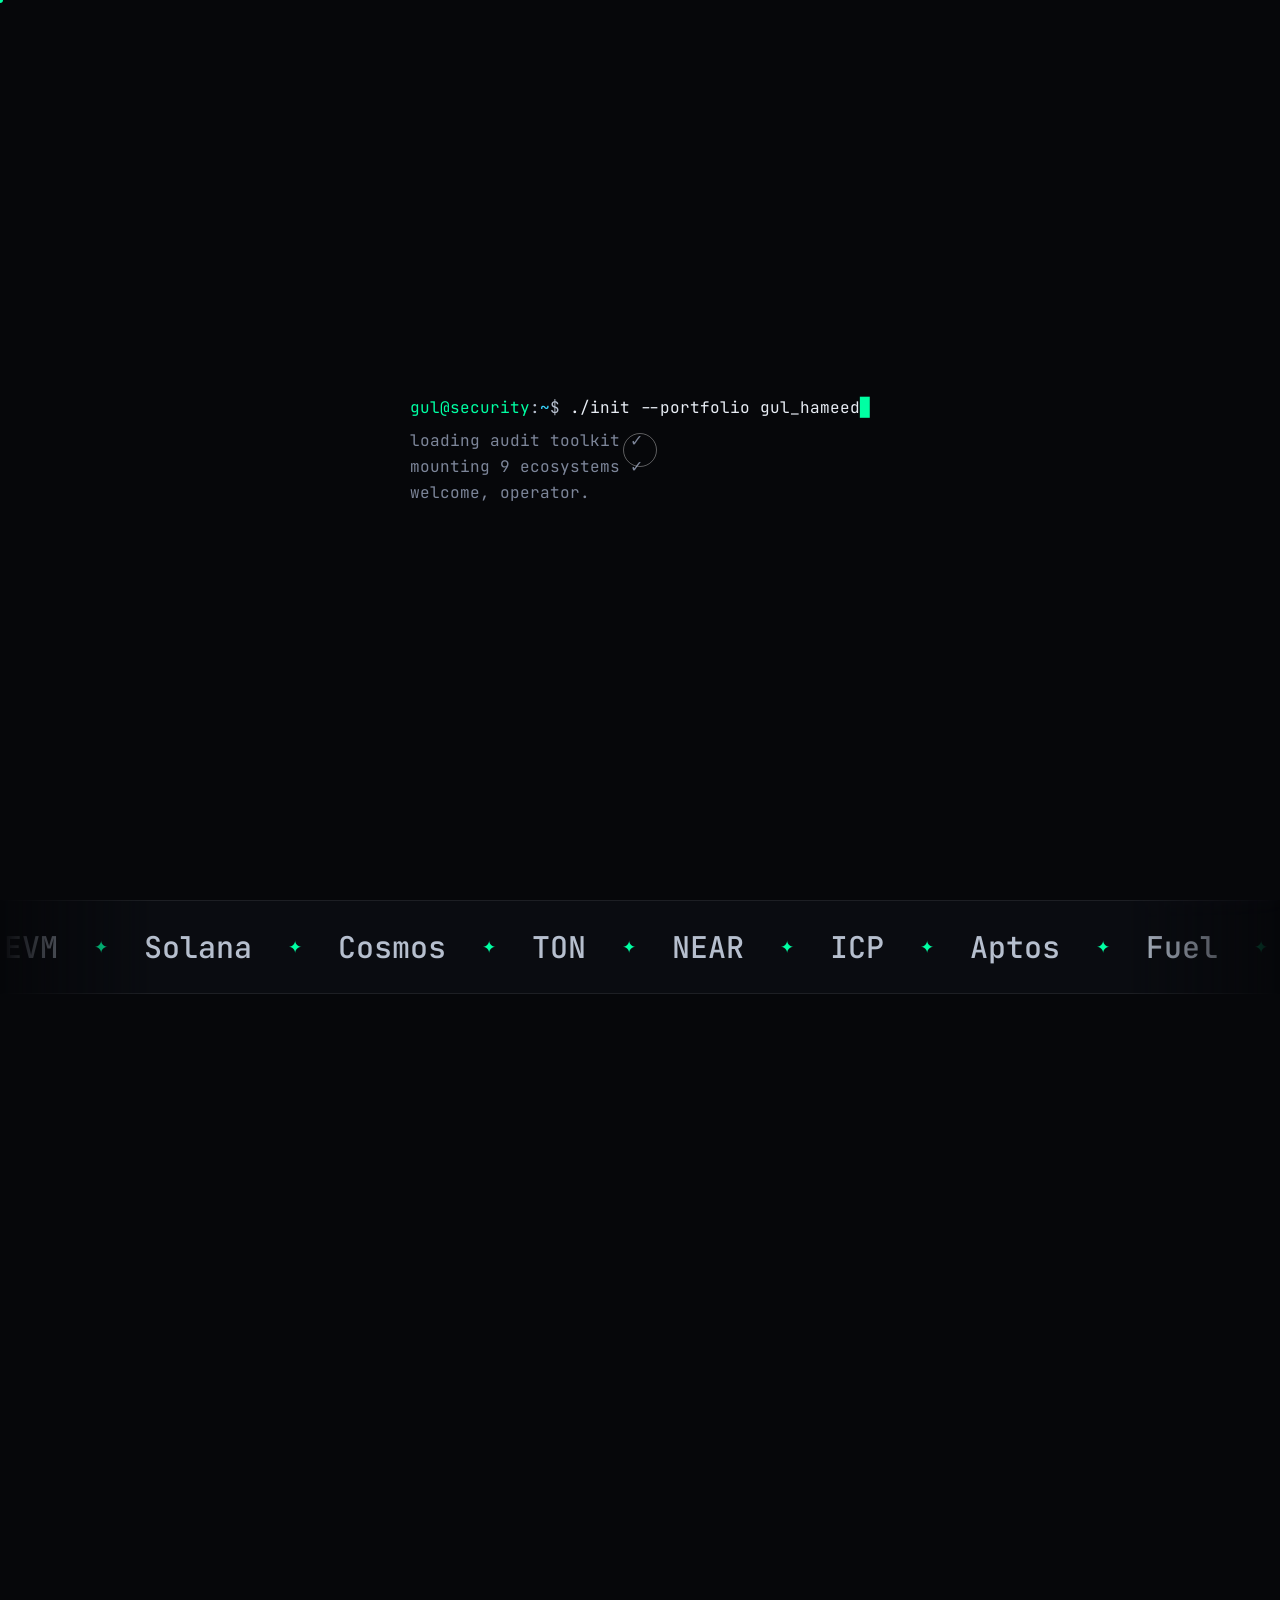
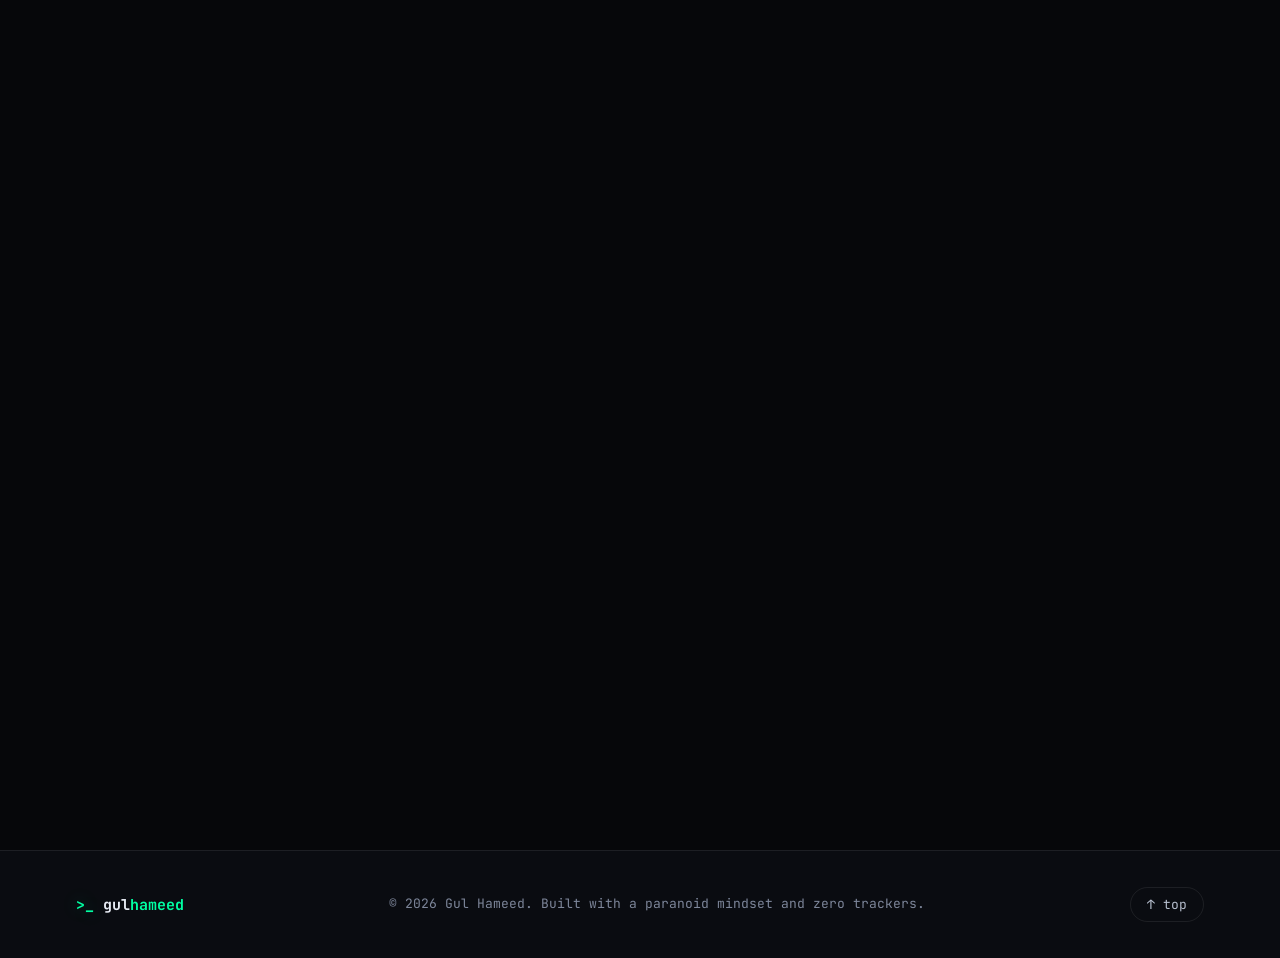
<file: index.html>
<!DOCTYPE html>
<html lang="en">
<head>
  <meta charset="UTF-8" />
  <meta name="viewport" content="width=device-width, initial-scale=1.0" />
  <meta name="theme-color" content="#06070a" />
  <title>Gul Hameed | Security Engineer, Web2 &amp; Web3 Auditor</title>
  <meta name="description" content="Gul Hameed (gdroz3r): senior security engineer and Web2 &amp; Web3 auditor. Web, mobile and API pentesting, CEX platform assessments, and smart contract audits across 9+ blockchain ecosystems." />
  <meta name="author" content="Gul Hameed" />

  <!-- Open Graph / social -->
  <meta property="og:type" content="website" />
  <meta property="og:title" content="Gul Hameed | Security Engineer, Web2 &amp; Web3 Auditor" />
  <meta property="og:description" content="Web, mobile and API pentesting, CEX platform assessments, and smart contract audits across EVM, Solana, Cosmos, TON, NEAR, ICP, Aptos, Fuel and Canton." />
  <meta name="twitter:card" content="summary_large_image" />
  <meta name="twitter:creator" content="@CyberGul" />

  <!-- Favicon (inline SVG) -->
  <link rel="icon" href="data:image/svg+xml,<svg xmlns='http://www.w3.org/2000/svg' viewBox='0 0 100 100'><rect width='100' height='100' rx='22' fill='%2306070a'/><text x='50' y='68' font-size='58' font-family='monospace' font-weight='700' text-anchor='middle' fill='%2300ffa3'>%3E_</text></svg>" />

  <!-- Fonts (graceful fallback to system fonts when offline) -->
  <link rel="preconnect" href="https://fonts.googleapis.com" />
  <link rel="preconnect" href="https://fonts.gstatic.com" crossorigin />
  <link href="https://fonts.googleapis.com/css2?family=Space+Grotesk:wght@400;500;600;700&family=Inter:wght@400;500;600&family=JetBrains+Mono:wght@400;500;700&display=swap" rel="stylesheet" />

  <link rel="stylesheet" href="css/styles.css" />
</head>
<body>
  <!-- Custom cursor -->
  <div class="cursor-dot" aria-hidden="true"></div>
  <div class="cursor-ring" aria-hidden="true"></div>

  <!-- Scroll progress -->
  <div class="scroll-progress" aria-hidden="true"></div>

  <!-- Background layers -->
  <canvas class="bg-rain" aria-hidden="true"></canvas>
  <div class="bg-aurora" aria-hidden="true"></div>
  <div class="bg-grid" aria-hidden="true"></div>
  <div class="bg-noise" aria-hidden="true"></div>

  <!-- Preloader -->
  <div class="preloader" id="preloader" aria-hidden="true">
    <div class="preloader__terminal">
      <span class="preloader__prompt">gul@security</span>:<span class="preloader__path">~</span>$ <span class="preloader__cmd" id="preCmd"></span><span class="preloader__cursor">█</span>
      <div class="preloader__out" id="preOut"></div>
    </div>
  </div>

  <!-- ============ NAV ============ -->
  <header class="nav" id="nav">
    <a href="#hero" class="nav__brand" data-cursor="pointer">
      <span class="nav__logo">&gt;_</span>
      <span class="nav__name">gul<span class="accent">hameed</span></span>
    </a>
    <nav class="nav__links" aria-label="Primary">
      <a href="#about" data-cursor="pointer">About</a>
      <a href="#expertise" data-cursor="pointer">Expertise</a>
      <a href="#work" data-cursor="pointer">Work</a>
      <a href="#tools" data-cursor="pointer">Tools</a>
      <a href="#writing" data-cursor="pointer">Writing</a>
      <a href="#contact" data-cursor="pointer">Contact</a>
    </nav>
    <a href="https://github.com/gdroz3r" target="_blank" rel="noopener" class="nav__cta" data-cursor="pointer" aria-label="View my full GitHub profile (opens in a new tab)">
      <svg class="nav__cta-mark" viewBox="0 0 16 16" fill="currentColor" aria-hidden="true"><path d="M8 0C3.58 0 0 3.58 0 8c0 3.54 2.29 6.53 5.47 7.59.4.07.55-.17.55-.38 0-.19-.01-.82-.01-1.49-2.01.37-2.53-.49-2.69-.94-.09-.23-.48-.94-.82-1.13-.28-.15-.68-.52-.01-.53.63-.01 1.08.58 1.23.82.72 1.21 1.87.87 2.33.66.07-.52.28-.87.51-1.07-1.78-.2-3.64-.89-3.64-3.95 0-.87.31-1.59.82-2.15-.08-.2-.36-1.02.08-2.12 0 0 .67-.21 2.2.82.64-.18 1.32-.27 2-.27.68 0 1.36.09 2 .27 1.53-1.04 2.2-.82 2.2-.82.44 1.1.16 1.92.08 2.12.51.56.82 1.27.82 2.15 0 3.07-1.87 3.75-3.65 3.95.29.25.54.73.54 1.48 0 1.07-.01 1.93-.01 2.2 0 .21.15.46.55.38A8.013 8.013 0 0016 8c0-4.42-3.58-8-8-8z"/></svg>
      <span>View my GitHub</span>
      <svg class="nav__cta-arrow" width="13" height="13" viewBox="0 0 24 24" fill="none" stroke="currentColor" stroke-width="2.5" aria-hidden="true"><path d="M7 17L17 7M17 7H8M17 7V16"/></svg>
    </a>
    <button class="nav__burger" id="burger" aria-label="Menu" data-cursor="pointer"><span></span><span></span></button>
  </header>

  <!-- Mobile menu -->
  <div class="mobile-menu" id="mobileMenu">
    <a href="#about">About</a>
    <a href="#expertise">Expertise</a>
    <a href="#work">Work</a>
    <a href="#tools">Tools</a>
    <a href="#writing">Writing</a>
    <a href="#contact">Contact</a>
    <a href="https://github.com/gdroz3r" target="_blank" rel="noopener" class="mobile-menu__cta">View my GitHub ↗</a>
  </div>

  <main>
    <!-- ============ HERO ============ -->
    <section class="hero" id="hero">
      <div class="hero__inner">
        <div class="hero__left">
          <div class="status-pill reveal" data-cursor="pointer">
            <span class="status-dot"></span>
            Available for security engagements
          </div>

          <h1 class="hero__title">
            <span class="reveal" style="--d:.05s">Gul</span>
            <span class="reveal hero__title-accent" style="--d:.12s">Hameed</span>
          </h1>

          <p class="hero__role reveal" style="--d:.2s">
            <span class="hero__bracket">[</span>
            <span id="typed"></span><span class="type-caret">▌</span>
            <span class="hero__bracket">]</span>
          </p>

          <p class="hero__desc reveal" style="--d:.28s">
            I break things before attackers do. A senior security engineer working across the
            full offensive stack: <strong>web, mobile and API</strong> penetration testing,
            <strong>centralized exchange</strong> assessments, and deep <strong>smart contract
            audits</strong> across 9+ blockchain ecosystems.
          </p>

          <div class="hero__actions reveal" style="--d:.36s">
            <a href="#work" class="btn btn--primary magnetic" data-cursor="pointer">
              View audit work
              <svg width="16" height="16" viewBox="0 0 24 24" fill="none" stroke="currentColor" stroke-width="2.5"><path d="M5 12h14M13 6l6 6-6 6"/></svg>
            </a>
            <a href="#contact" class="btn btn--ghost magnetic" data-cursor="pointer">Get in touch</a>
          </div>

          <div class="hero__socials reveal" style="--d:.44s">
            <a href="https://github.com/gdroz3r" target="_blank" rel="noopener" data-cursor="pointer" aria-label="GitHub">GitHub</a>
            <span class="dot-sep"></span>
            <a href="https://twitter.com/CyberGul" target="_blank" rel="noopener" data-cursor="pointer" aria-label="Twitter / X">@CyberGul</a>
            <span class="dot-sep"></span>
            <a href="https://t.me/guldozer" target="_blank" rel="noopener" data-cursor="pointer" aria-label="Telegram">@guldozer</a>
          </div>
        </div>

        <!-- Terminal card -->
        <div class="hero__right reveal" style="--d:.3s">
          <div class="terminal magnetic-soft" data-cursor="pointer">
            <div class="terminal__bar">
              <span class="terminal__btn red"></span>
              <span class="terminal__btn yellow"></span>
              <span class="terminal__btn green"></span>
              <span class="terminal__title">gul@security: ~/audits</span>
            </div>
            <div class="terminal__body" id="heroTerminal">
              <p><span class="t-prompt">➜</span> <span class="t-path">~</span> whoami</p>
              <p class="t-out">gul_hameed <span class="t-dim">// senior security engineer</span></p>
              <p><span class="t-prompt">➜</span> <span class="t-path">~</span> cat profile.json</p>
              <p class="t-out">{</p>
              <p class="t-out">  <span class="t-key">"role"</span>: <span class="t-str">"Security Engineer"</span>,</p>
              <p class="t-out">  <span class="t-key">"at"</span>: [<span class="t-str">"BlockApex"</span>, <span class="t-str">"Hacken"</span>],</p>
              <p class="t-out">  <span class="t-key">"covers"</span>: [<span class="t-str">"web"</span>, <span class="t-str">"mobile"</span>, <span class="t-str">"api"</span>, <span class="t-str">"web3"</span>],</p>
              <p class="t-out">  <span class="t-key">"ecosystems"</span>: <span class="t-num">9</span></p>
              <p class="t-out">}</p>
              <p><span class="t-prompt">➜</span> <span class="t-path">~</span> ./scan --target protocol<span class="type-caret">▌</span></p>
            </div>
          </div>
        </div>
      </div>

      <a href="#about" class="hero__scroll" data-cursor="pointer" aria-label="Scroll down">
        <span>scroll</span>
        <span class="hero__scroll-line"></span>
      </a>
    </section>

    <!-- ============ MARQUEE ============ -->
    <div class="marquee" aria-hidden="true">
      <div class="marquee__track">
        <span>EVM</span><span class="m-dot">✦</span><span>Solana</span><span class="m-dot">✦</span><span>Cosmos</span><span class="m-dot">✦</span><span>TON</span><span class="m-dot">✦</span><span>NEAR</span><span class="m-dot">✦</span><span>ICP</span><span class="m-dot">✦</span><span>Aptos</span><span class="m-dot">✦</span><span>Fuel</span><span class="m-dot">✦</span><span>Canton</span><span class="m-dot">✦</span>
        <span>Web</span><span class="m-dot">✦</span><span>Mobile</span><span class="m-dot">✦</span><span>API</span><span class="m-dot">✦</span><span>CEX</span><span class="m-dot">✦</span><span>Solidity</span><span class="m-dot">✦</span><span>Rust</span><span class="m-dot">✦</span><span>Move</span><span class="m-dot">✦</span><span>Go</span><span class="m-dot">✦</span><span>DAML</span><span class="m-dot">✦</span>
        <span>EVM</span><span class="m-dot">✦</span><span>Solana</span><span class="m-dot">✦</span><span>Cosmos</span><span class="m-dot">✦</span><span>TON</span><span class="m-dot">✦</span><span>NEAR</span><span class="m-dot">✦</span><span>ICP</span><span class="m-dot">✦</span><span>Aptos</span><span class="m-dot">✦</span><span>Fuel</span><span class="m-dot">✦</span><span>Canton</span><span class="m-dot">✦</span>
        <span>Web</span><span class="m-dot">✦</span><span>Mobile</span><span class="m-dot">✦</span><span>API</span><span class="m-dot">✦</span><span>CEX</span><span class="m-dot">✦</span><span>Solidity</span><span class="m-dot">✦</span><span>Rust</span><span class="m-dot">✦</span><span>Move</span><span class="m-dot">✦</span><span>Go</span><span class="m-dot">✦</span><span>DAML</span><span class="m-dot">✦</span>
      </div>
    </div>

    <!-- ============ STATS ============ -->
    <section class="stats">
      <div class="stats__grid">
        <div class="stat reveal">
          <div class="stat__num" data-count="9" data-suffix="+">0</div>
          <div class="stat__label">Blockchain ecosystems</div>
        </div>
        <div class="stat reveal" style="--d:.08s">
          <div class="stat__num" data-count="9" data-suffix="">0</div>
          <div class="stat__label">Smart contract languages</div>
        </div>
        <div class="stat reveal" style="--d:.16s">
          <div class="stat__num" data-count="3" data-suffix="">0</div>
          <div class="stat__label">Offensive security certs</div>
        </div>
      </div>
    </section>

    <!-- ============ ABOUT ============ -->
    <section class="section" id="about">
      <div class="section__head reveal">
        <span class="section__index">01</span>
        <h2 class="section__title">Who's behind the keyboard</h2>
      </div>

      <div class="about">
        <div class="about__bio reveal">
          <p>I'm <strong>Gul Hameed</strong>, a senior security engineer who lives where
          <span class="hl">Web2 application security</span> meets
          <span class="hl">Web3 protocol auditing</span>. My job is easy to say and hard to do:
          find the bug that drains the vault, or owns the server, before someone else does.</p>

          <p>My work isn't only on-chain. I run full <strong>web, mobile and API</strong>
          security assessments, and with <strong>Hacken</strong> I've audited the platforms
          behind <strong>centralized exchanges</strong>: web apps, APIs and the infrastructure
          around them.</p>

          <p>On-chain, I research Web3 security at <strong>BlockApex</strong> and audit dApps at
          <strong>Hacken</strong>. I've shipped audits for bridges, perpetuals, AMMs, lending
          markets, stablecoins, liquid staking tokens, oracles, launchpads and full appchain
          architectures, with a handful of valid findings on Cantina and HackenProof. On top of
          that I build the tooling that makes audits faster, I write, and I speak.</p>
        </div>

        <aside class="about__panel reveal" style="--d:.12s">
          <div class="about__row">
            <span class="about__k">Currently</span>
            <span class="about__v">Web3 Security Researcher · BlockApex</span>
          </div>
          <div class="about__row">
            <span class="about__k">Also</span>
            <span class="about__v">dApp Auditor · Hacken</span>
          </div>
          <div class="about__row">
            <span class="about__k">Coverage</span>
            <span class="about__v">Web · Mobile · API · CEX · Web3</span>
          </div>
          <div class="about__row">
            <span class="about__k">Bug bounty</span>
            <span class="about__v"><a href="https://cantina.xyz/u/CyberGul" target="_blank" rel="noopener" class="about__link" data-cursor="pointer">Cantina</a> · <a href="https://hackenproof.com/hackers/gul" target="_blank" rel="noopener" class="about__link" data-cursor="pointer">HackenProof</a> · <a href="https://r.xyz/glider-query-database/leaderboard" target="_blank" rel="noopener" class="about__link" data-cursor="pointer">Glider</a></span>
          </div>
          <div class="about__row">
            <span class="about__k">Certs</span>
            <span class="about__v">CEH Practical · eCPPTv2 · CRTP</span>
          </div>
          <div class="about__row">
            <span class="about__k">Speaking</span>
            <span class="about__v"><a href="https://www.linkedin.com/feed/update/urn:li:activity:7262477051218067457/" target="_blank" rel="noopener" class="about__link" data-cursor="pointer">ICP Security · Thailand</a></span>
          </div>
          <div class="about__row about__row--last">
            <span class="about__k">Based</span>
            <span class="about__v">Remote · Worldwide</span>
          </div>
        </aside>
      </div>
    </section>

    <!-- ============ EXPERTISE / ECOSYSTEMS ============ -->
    <section class="section" id="expertise">
      <div class="section__head reveal">
        <span class="section__index">02</span>
        <h2 class="section__title">Ecosystems I hunt in</h2>
        <p class="section__sub">Nine chains, nine threat models. Each one has its own VM and its own footguns.</p>
      </div>

      <div class="chains">
        <article class="chain tilt reveal" style="--c:#627eea" data-cursor="pointer">
          <div class="chain__mono">Ξ</div>
          <h3>EVM</h3>
          <p>Solidity reentrancy, delegatecall, oracle and bridge logic.</p>
        </article>
        <article class="chain tilt reveal" style="--c:#14f195;--d:.05s" data-cursor="pointer">
          <div class="chain__mono">◎</div>
          <h3>Solana</h3>
          <p>Account validation, PDAs, CPIs, perps and launchpads.</p>
        </article>
        <article class="chain tilt reveal" style="--c:#6f74ff;--d:.1s" data-cursor="pointer">
          <div class="chain__mono">⌬</div>
          <h3>Cosmos</h3>
          <p>CosmWasm, appchains, IBC and module level invariants.</p>
        </article>
        <article class="chain tilt reveal" style="--c:#0098ea;--d:.15s" data-cursor="pointer">
          <div class="chain__mono">◈</div>
          <h3>TON</h3>
          <p>Func and Tact actors, async messages, pool staking.</p>
        </article>
        <article class="chain tilt reveal" style="--c:#00ec97;--d:.05s" data-cursor="pointer">
          <div class="chain__mono">Ⓝ</div>
          <h3>NEAR</h3>
          <p>Rust contracts, gas and cross contract callbacks.</p>
        </article>
        <article class="chain tilt reveal" style="--c:#ff5b81;--d:.1s" data-cursor="pointer">
          <div class="chain__mono">∞</div>
          <h3>ICP</h3>
          <p>Motoko and Rust canisters, inter-canister and cycles safety.</p>
        </article>
        <article class="chain tilt reveal" style="--c:#ffffff;--d:.15s" data-cursor="pointer">
          <div class="chain__mono">◬</div>
          <h3>Aptos</h3>
          <p>Move resources, the ability model and formal specs.</p>
        </article>
        <article class="chain tilt reveal" style="--c:#00f58c;--d:.1s" data-cursor="pointer">
          <div class="chain__mono">⛽</div>
          <h3>Fuel</h3>
          <p>Sway and the FuelVM, UTXO model and predicate logic.</p>
        </article>
        <article class="chain tilt reveal" style="--c:#3b82f6;--d:.15s" data-cursor="pointer">
          <div class="chain__mono">⬡</div>
          <h3>Canton</h3>
          <p>DAML privacy model, sub transaction structure and rights.</p>
        </article>
      </div>

      <!-- Skills -->
      <div class="skills">
        <div class="skills__col reveal">
          <h4 class="skills__label">// Languages</h4>
          <div class="tagcloud">
            <span class="tag" data-cursor="pointer">Solidity</span>
            <span class="tag" data-cursor="pointer">Rust</span>
            <span class="tag" data-cursor="pointer">Move</span>
            <span class="tag" data-cursor="pointer">Motoko</span>
            <span class="tag" data-cursor="pointer">Tact</span>
            <span class="tag" data-cursor="pointer">Func</span>
            <span class="tag" data-cursor="pointer">Sway</span>
            <span class="tag" data-cursor="pointer">Go</span>
            <span class="tag" data-cursor="pointer">DAML</span>
          </div>
        </div>
        <div class="skills__col reveal" style="--d:.1s">
          <h4 class="skills__label">// Coverage &amp; domains</h4>
          <div class="tagcloud">
            <span class="tag" data-cursor="pointer">Web app pentest</span>
            <span class="tag" data-cursor="pointer">Mobile</span>
            <span class="tag" data-cursor="pointer">API security</span>
            <span class="tag" data-cursor="pointer">CEX platforms</span>
            <span class="tag" data-cursor="pointer">Bridges</span>
            <span class="tag" data-cursor="pointer">Perpetuals</span>
            <span class="tag" data-cursor="pointer">AMMs</span>
            <span class="tag" data-cursor="pointer">Lending</span>
            <span class="tag" data-cursor="pointer">Stablecoins</span>
            <span class="tag" data-cursor="pointer">Liquid staking</span>
            <span class="tag" data-cursor="pointer">Oracles</span>
            <span class="tag" data-cursor="pointer">Launchpads</span>
            <span class="tag" data-cursor="pointer">Appchains</span>
          </div>
        </div>
      </div>
    </section>

    <!-- ============ WORK / AUDITS ============ -->
    <section class="section" id="work">
      <div class="section__head reveal">
        <span class="section__index">03</span>
        <h2 class="section__title">Selected audit work</h2>
        <p class="section__sub">Smart contract and protocol audits across the stack. Tap a card to open the report.</p>
      </div>

      <div class="work">
        <a href="https://github.com/BlockApex/Audit-Reports/blob/master/ADOT%20Finance-%20Final%20Audit%20Report.pdf" target="_blank" rel="noopener" class="work__card reveal" data-cursor="pointer">
          <div class="work__top">
            <span class="work__chain" style="--c:#627eea">EVM</span>
            <span class="work__cat">DeFi · staking</span>
          </div>
          <h3 class="work__name">ADOT Finance</h3>
          <p class="work__desc">DeFi protocol audit covering staking flows, reward distribution and access control across the contract suite.</p>
          <span class="work__report">View report <span class="work__arrow">↗</span></span>
        </a>

        <a href="https://github.com/BlockApex/Audit-Reports/blob/master/Axone%20Blockchain%20-%20Final%20Audit%20Report.pdf" target="_blank" rel="noopener" class="work__card reveal" style="--d:.06s" data-cursor="pointer">
          <div class="work__top">
            <span class="work__chain" style="--c:#6f74ff">Cosmos</span>
            <span class="work__cat">Appchain + contracts</span>
          </div>
          <h3 class="work__name">Axone</h3>
          <p class="work__desc">Audited the Axone appchain and its CosmWasm contracts: module invariants, message handling and Data Hub logic.</p>
          <span class="work__report">View report <span class="work__arrow">↗</span></span>
        </a>

        <a href="https://github.com/BlockApex/Audit-Reports/blob/master/EclipseFi%20-%20Staking%20v2%20Final%20Audit%20Report.pdf" target="_blank" rel="noopener" class="work__card reveal" style="--d:.12s" data-cursor="pointer">
          <div class="work__top">
            <span class="work__chain" style="--c:#7a83ff">Neutron</span>
            <span class="work__cat">Launchpad · staking</span>
          </div>
          <h3 class="work__name">Eclipse Fi</h3>
          <p class="work__desc">Launchpad staking v2 and vesting contracts on Neutron: reward math, lockups and vesting schedule integrity.</p>
          <span class="work__report">View report <span class="work__arrow">↗</span></span>
        </a>

        <a href="https://github.com/BlockApex/Audit-Reports/blob/master/Gemz%20Final%20Audit%20Report.pdf" target="_blank" rel="noopener" class="work__card reveal" data-cursor="pointer">
          <div class="work__top">
            <span class="work__chain" style="--c:#a07bff">Web3</span>
            <span class="work__cat">Smart contracts</span>
          </div>
          <h3 class="work__name">Gemz</h3>
          <p class="work__desc">Smart contract audit of the Gemz protocol, reviewing token mechanics, core logic and access control.</p>
          <span class="work__report">View report <span class="work__arrow">↗</span></span>
        </a>

        <a href="https://github.com/BlockApex/Audit-Reports/blob/master/MetaPool%20StakedICP%20Final%20Audit%20Report.pdf" target="_blank" rel="noopener" class="work__card reveal" style="--d:.06s" data-cursor="pointer">
          <div class="work__top">
            <span class="work__chain" style="--c:#ff5b81">ICP</span>
            <span class="work__cat">Liquid staking</span>
          </div>
          <h3 class="work__name">Meta Pool</h3>
          <p class="work__desc">Liquid staking audit (stICP) on the Internet Computer, part of Meta Pool's multichain LST suite.</p>
          <span class="work__report">View report <span class="work__arrow">↗</span></span>
        </a>

        <a href="https://github.com/BlockApex/Audit-Reports/blob/master/NeroChain%20-%20Final%20Audit%20Report.pdf" target="_blank" rel="noopener" class="work__card reveal" style="--d:.12s" data-cursor="pointer">
          <div class="work__top">
            <span class="work__chain" style="--c:#2dd4bf">EVM L1</span>
            <span class="work__cat">Account abstraction</span>
          </div>
          <h3 class="work__name">Nero Chain</h3>
          <p class="work__desc">An EVM compatible L1 with native account abstraction. Reviewed core chain contracts and the AA paymaster flows.</p>
          <span class="work__report">View report <span class="work__arrow">↗</span></span>
        </a>

        <a href="https://github.com/BlockApex/Audit-Reports/blob/master/Ember%20EARN%20Marketplace%20Final%20Audit%20Report.pdf" target="_blank" rel="noopener" class="work__card reveal" style="--d:.18s" data-cursor="pointer">
          <div class="work__top">
            <span class="work__chain" style="--c:#78d64b">Aurora</span>
            <span class="work__cat">Marketplace + threat model</span>
          </div>
          <h3 class="work__name">Ember</h3>
          <p class="work__desc">EARN marketplace and ENS audits on Aurora, plus a full protocol threat model mapping the attack surface.</p>
          <span class="work__report">View report <span class="work__arrow">↗</span></span>
        </a>

        <a href="https://github.com/gdroz3r" target="_blank" rel="noopener" class="work__card work__card--more reveal" style="--d:.06s" data-cursor="pointer">
          <svg class="work__more-mark" viewBox="0 0 16 16" fill="currentColor" aria-hidden="true"><path d="M8 0C3.58 0 0 3.58 0 8c0 3.54 2.29 6.53 5.47 7.59.4.07.55-.17.55-.38 0-.19-.01-.82-.01-1.49-2.01.37-2.53-.49-2.69-.94-.09-.23-.48-.94-.82-1.13-.28-.15-.68-.52-.01-.53.63-.01 1.08.58 1.23.82.72 1.21 1.87.87 2.33.66.07-.52.28-.87.51-1.07-1.78-.2-3.64-.89-3.64-3.95 0-.87.31-1.59.82-2.15-.08-.2-.36-1.02.08-2.12 0 0 .67-.21 2.2.82.64-.18 1.32-.27 2-.27.68 0 1.36.09 2 .27 1.53-1.04 2.2-.82 2.2-.82.44 1.1.16 1.92.08 2.12.51.56.82 1.27.82 2.15 0 3.07-1.87 3.75-3.65 3.95.29.25.54.73.54 1.48 0 1.07-.01 1.93-.01 2.2 0 .21.15.46.55.38A8.013 8.013 0 0016 8c0-4.42-3.58-8-8-8z"/></svg>
          <h3 class="work__name">30+ audits delivered</h3>
          <p class="work__desc">These seven are highlights. See the full portfolio of 31 protocol audits on my GitHub.</p>
          <span class="work__report">View all on GitHub <span class="work__arrow">↗</span></span>
        </a>
      </div>

      <!-- Web2 / CEX -->
      <div class="cexblock">
        <div class="cexblock__head reveal">
          <h3 class="cexblock__title">Web2 &amp; exchange security</h3>
          <p class="cexblock__sub">Not everything lives on-chain. With Hacken I've assessed six centralized exchange platforms across web, API and mobile.</p>
        </div>
        <div class="cex">
          <a href="https://hacken.io/audits/kcex/pt-kcex-web-api-mar2025/" target="_blank" rel="noopener" class="cex__card cex__card--linked reveal" data-cursor="pointer">
            <span class="cex__name">KCEX</span>
            <span class="cex__meta">Web &amp; API penetration test</span>
            <span class="cex__report">View report ↗</span>
          </a>
          <div class="cex__card reveal" style="--d:.05s">
            <span class="cex__name">MEXC</span>
            <span class="cex__meta">Web &amp; API penetration test</span>
            <span class="cex__report cex__report--nda">Hacken engagement</span>
          </div>
          <div class="cex__card reveal" style="--d:.1s">
            <span class="cex__name">CoinEx</span>
            <span class="cex__meta">Mobile app assessment</span>
            <span class="cex__report cex__report--nda">Hacken engagement</span>
          </div>
          <div class="cex__card reveal" style="--d:.05s">
            <span class="cex__name">MAICOIN</span>
            <span class="cex__meta">Web &amp; API penetration test</span>
            <span class="cex__report cex__report--nda">Hacken engagement</span>
          </div>
          <div class="cex__card reveal" style="--d:.1s">
            <span class="cex__name">1money</span>
            <span class="cex__meta">Web &amp; API penetration test</span>
            <span class="cex__report cex__report--nda">Hacken engagement</span>
          </div>
          <div class="cex__card reveal" style="--d:.15s">
            <span class="cex__name">J-CAM</span>
            <span class="cex__meta">Web &amp; API penetration test</span>
            <span class="cex__report cex__report--nda">Hacken engagement</span>
          </div>
          <a href="https://github.com/gdroz3r" target="_blank" rel="noopener" class="cex__card cex__card--more reveal" style="--d:.2s" data-cursor="pointer">
            <div class="cex__more-text">
              <span class="cex__name">20+ web2 projects</span>
              <span class="cex__meta">Six exchanges here, plus web, mobile and API audits across more clients.</span>
            </div>
            <span class="cex__report">View all on GitHub ↗</span>
          </a>
        </div>
      </div>
    </section>

    <!-- ============ TOOLS / OSS ============ -->
    <section class="section" id="tools">
      <div class="section__head reveal">
        <span class="section__index">04</span>
        <h2 class="section__title">Open source &amp; tooling</h2>
        <p class="section__sub">Security tools and learning resources I build and maintain.</p>
      </div>

      <div class="repos">
        <a href="https://github.com/gdroz3r/drozer-lite" target="_blank" rel="noopener" class="repo reveal" data-cursor="pointer">
          <div class="repo__head">
            <svg class="repo__icon" width="18" height="18" viewBox="0 0 24 24" fill="none" stroke="currentColor" stroke-width="2"><path d="M3 7h18M3 12h18M3 17h18"/></svg>
            <span class="repo__name">drozer-lite</span>
            <span class="repo__star">★ 4</span>
          </div>
          <p class="repo__desc">Fast, deterministic Solidity pattern scanner derived from empirical audit gap analysis. An AI assisted smart contract vulnerability scanner.</p>
          <div class="repo__tags"><span>Solidity</span><span>Static analysis</span><span>AI</span></div>
        </a>

        <a href="https://github.com/gdroz3r/Canton-daml-auditor-bootcamp" target="_blank" rel="noopener" class="repo reveal" style="--d:.06s" data-cursor="pointer">
          <div class="repo__head">
            <svg class="repo__icon" width="18" height="18" viewBox="0 0 24 24" fill="none" stroke="currentColor" stroke-width="2"><path d="M4 19.5A2.5 2.5 0 0 1 6.5 17H20M6.5 2H20v20H6.5A2.5 2.5 0 0 1 4 19.5v-15A2.5 2.5 0 0 1 6.5 2z"/></svg>
            <span class="repo__name">Canton-daml-auditor-bootcamp</span>
            <span class="repo__star">★ 10</span>
          </div>
          <p class="repo__desc">A learning track for auditing Canton and DAML: the privacy model, sub transaction rights and the common pitfalls.</p>
          <div class="repo__tags"><span>DAML</span><span>Canton</span><span>Education</span></div>
        </a>

        <a href="https://github.com/gdroz3r/backend-security-review" target="_blank" rel="noopener" class="repo reveal" style="--d:.12s" data-cursor="pointer">
          <div class="repo__head">
            <svg class="repo__icon" width="18" height="18" viewBox="0 0 24 24" fill="none" stroke="currentColor" stroke-width="2"><path d="M22 12H2M5.45 5.11L2 12v6a2 2 0 0 0 2 2h16a2 2 0 0 0 2-2v-6l-3.45-6.89A2 2 0 0 0 16.76 4H7.24a2 2 0 0 0-1.79 1.11z"/></svg>
            <span class="repo__name">backend-security-review</span>
          </div>
          <p class="repo__desc">Static security review skill for NestJS / Node backends (MongoDB, web3). A Claude Code CI gate built on OWASP ASVS and the API Security Top 10.</p>
          <div class="repo__tags"><span>Node</span><span>OWASP ASVS</span><span>CI gate</span></div>
        </a>

        <a href="https://github.com/gdroz3r/mobile-security-review" target="_blank" rel="noopener" class="repo reveal" style="--d:.18s" data-cursor="pointer">
          <div class="repo__head">
            <svg class="repo__icon" width="18" height="18" viewBox="0 0 24 24" fill="none" stroke="currentColor" stroke-width="2"><rect x="5" y="2" width="14" height="20" rx="2"/><path d="M12 18h.01"/></svg>
            <span class="repo__name">mobile-security-review</span>
          </div>
          <p class="repo__desc">Static security review skill for React Native / Expo apps. A Claude Code CI gate built on OWASP MASVS.</p>
          <div class="repo__tags"><span>React Native</span><span>OWASP MASVS</span><span>CI gate</span></div>
        </a>
      </div>
    </section>

    <!-- ============ WRITING ============ -->
    <section class="section" id="writing">
      <div class="section__head reveal">
        <span class="section__index">05</span>
        <h2 class="section__title">Writing &amp; research</h2>
        <p class="section__sub">Methodology, deep dives and post-mortems from the front line.</p>
      </div>

      <div class="writing">
        <a class="writing__item reveal" href="/blog/breaking-an-ai-platform/" data-cursor="pointer">
          <span class="writing__tag">AI</span>
          <span class="writing__title">Breaking an AI Platform</span>
          <span class="writing__arrow">↗</span>
        </a>
        <a class="writing__item reveal" href="/blog/breaking-a-payment-api/" style="--d:.05s" data-cursor="pointer">
          <span class="writing__tag">API</span>
          <span class="writing__title">Breaking a Payment API</span>
          <span class="writing__arrow">↗</span>
        </a>
        <div class="writing__item reveal" style="--d:.1s">
          <span class="writing__tag">Guide</span>
          <span class="writing__title">How to audit a dApp, end to end</span>
        </div>
        <div class="writing__item reveal" style="--d:.15s">
          <span class="writing__tag">ICP</span>
          <span class="writing__title">Securing ICP canisters: best practices and pitfalls</span>
        </div>
        <div class="writing__item reveal" style="--d:.2s">
          <span class="writing__tag">Deep dive</span>
          <span class="writing__title">Inside the Fuel VM, from a security lens</span>
        </div>
        <div class="writing__item reveal" style="--d:.25s">
          <span class="writing__tag">Post-mortem</span>
          <span class="writing__title">14+ DeFi exploit breakdowns, from Euler to SushiSwap</span>
        </div>
        <div class="writing__item reveal" style="--d:.3s">
          <span class="writing__tag">Research</span>
          <span class="writing__title">Web2 vulnerabilities in Web3 (hackathon winning)</span>
        </div>
      </div>

      <div class="reveal" style="margin-top:34px">
        <a href="/blog/" class="btn btn--ghost magnetic" data-cursor="pointer">
          View all posts on the blog
          <svg width="15" height="15" viewBox="0 0 24 24" fill="none" stroke="currentColor" stroke-width="2.5"><path d="M7 17L17 7M17 7H8M17 7V16"/></svg>
        </a>
      </div>
    </section>

    <!-- ============ CONTACT ============ -->
    <section class="section section--contact" id="contact">
      <div class="contact">
        <div class="contact__left reveal">
          <span class="section__index">06</span>
          <h2 class="contact__title">Let's secure<br><span class="accent">something.</span></h2>
          <p class="contact__sub">Auditing a protocol, hardening an exchange, threat-modeling a launch, or just want a second pair of adversarial eyes? My inbox is open.</p>

          <div class="contact__links">
            <a href="https://github.com/gdroz3r" target="_blank" rel="noopener" class="contact__link magnetic" data-cursor="pointer">
              <span>GitHub</span><span class="contact__handle">gdroz3r</span>
            </a>
            <a href="https://twitter.com/CyberGul" target="_blank" rel="noopener" class="contact__link magnetic" data-cursor="pointer">
              <span>Twitter / X</span><span class="contact__handle">@CyberGul</span>
            </a>
            <a href="https://t.me/guldozer" target="_blank" rel="noopener" class="contact__link magnetic" data-cursor="pointer">
              <span>Telegram</span><span class="contact__handle">@guldozer</span>
            </a>
          </div>
        </div>

        <!-- Interactive terminal -->
        <div class="contact__right reveal" style="--d:.12s">
          <div class="terminal terminal--live">
            <div class="terminal__bar">
              <span class="terminal__btn red"></span>
              <span class="terminal__btn yellow"></span>
              <span class="terminal__btn green"></span>
              <span class="terminal__title">contact.sh · try a command</span>
            </div>
            <div class="terminal__body terminal__body--live" id="liveTerminal">
              <p class="t-out t-dim">Type <span class="t-key">help</span> and hit enter. (try: whoami, skills, work, cex, contact)</p>
              <div id="liveOut"></div>
              <div class="terminal__input-line">
                <span class="t-prompt">➜</span> <span class="t-path">~</span>
                <input id="liveInput" class="terminal__input" type="text" autocomplete="off" spellcheck="false" aria-label="Terminal input" />
                <span class="type-caret type-caret--input">▌</span>
              </div>
            </div>
          </div>
        </div>
      </div>
    </section>
  </main>

  <!-- ============ FOOTER ============ -->
  <footer class="footer">
    <div class="footer__inner">
      <div class="footer__brand">
        <span class="nav__logo">&gt;_</span>
        <span>gul<span class="accent">hameed</span></span>
      </div>
      <p class="footer__copy">© <span id="year"></span> Gul Hameed. Built with a paranoid mindset and zero trackers.</p>
      <button class="footer__top" id="toTop" data-cursor="pointer" aria-label="Back to top">↑ top</button>
    </div>
  </footer>

  <script src="js/main.js"></script>
</body>
</html>
</file>
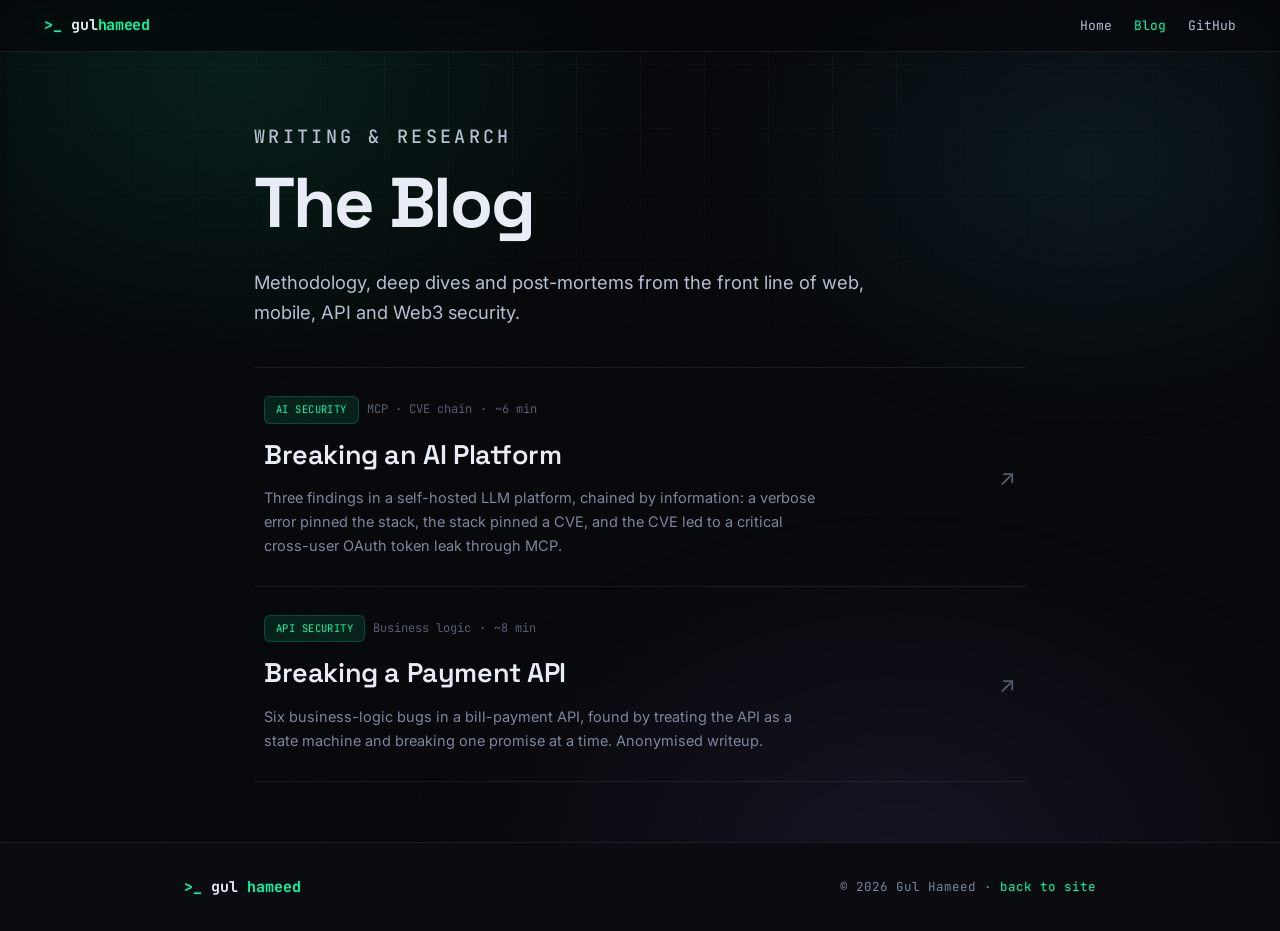
<file: blog/index.html>
<!DOCTYPE html>
<html lang="en">
<head>
  <meta charset="UTF-8" />
  <meta name="viewport" content="width=device-width, initial-scale=1.0" />
  <meta name="theme-color" content="#06070a" />
  <title>Blog | Gul Hameed</title>
  <meta name="description" content="Writing and research by Gul Hameed (gdroz3r): methodology, deep dives and post-mortems on web, mobile, API and Web3 security." />
  <meta name="author" content="Gul Hameed" />
  <meta property="og:type" content="website" />
  <meta property="og:title" content="Blog | Gul Hameed" />
  <meta property="og:description" content="Methodology, deep dives and post-mortems on web, mobile, API and Web3 security." />
  <link rel="icon" href="data:image/svg+xml,<svg xmlns='http://www.w3.org/2000/svg' viewBox='0 0 100 100'><rect width='100' height='100' rx='22' fill='%2306070a'/><text x='50' y='68' font-size='58' font-family='monospace' font-weight='700' text-anchor='middle' fill='%2300ffa3'>%3E_</text></svg>" />
  <link rel="preconnect" href="https://fonts.googleapis.com" />
  <link rel="preconnect" href="https://fonts.gstatic.com" crossorigin />
  <link href="https://fonts.googleapis.com/css2?family=Space+Grotesk:wght@400;500;600;700&family=Inter:wght@400;500;600&family=JetBrains+Mono:wght@400;500;700&display=swap" rel="stylesheet" />

  <style>
  :root{
    --bg:#06070a; --bg-2:#0a0c11;
    --surface:rgba(255,255,255,0.025); --surface-2:rgba(255,255,255,0.05);
    --border:rgba(255,255,255,0.08); --border-2:rgba(255,255,255,0.14);
    --text:#e8edf5; --text-soft:#b6bfce; --muted:#7d869a; --faint:#565e70;
    --accent:#00ffa3; --accent-2:#38d6ff; --accent-3:#a07bff; --warn:#ffb454;
    --accent-glow:rgba(0,255,163,0.35); --accent-soft:rgba(0,255,163,0.10);
    --font-display:"Space Grotesk",-apple-system,BlinkMacSystemFont,"Segoe UI",sans-serif;
    --font-body:"Inter",-apple-system,BlinkMacSystemFont,"Segoe UI",Roboto,sans-serif;
    --font-mono:"JetBrains Mono",ui-monospace,"SF Mono",Menlo,Consolas,monospace;
    --maxw:1000px; --ease:cubic-bezier(0.16,1,0.3,1);
  }
  *,*::before,*::after{box-sizing:border-box;margin:0;padding:0}
  html{-webkit-text-size-adjust:100%;scroll-behavior:smooth}
  body{font-family:var(--font-body);background:var(--bg);color:var(--text);
    line-height:1.65;-webkit-font-smoothing:antialiased;overflow-x:hidden;min-height:100dvh;
    display:flex;flex-direction:column}
  a{color:inherit;text-decoration:none}
  ::selection{background:var(--accent);color:#04110b}

  .bg-aurora,.bg-grid,.bg-noise{position:fixed;inset:0;pointer-events:none}
  .bg-aurora{z-index:-4;background:
    radial-gradient(50% 50% at 18% 8%,rgba(0,255,163,0.09),transparent 70%),
    radial-gradient(45% 45% at 85% 18%,rgba(56,214,255,0.08),transparent 70%),
    radial-gradient(55% 55% at 70% 95%,rgba(160,123,255,0.09),transparent 70%);filter:blur(10px)}
  .bg-grid{z-index:-3;background-image:
    linear-gradient(rgba(255,255,255,0.022) 1px,transparent 1px),
    linear-gradient(90deg,rgba(255,255,255,0.022) 1px,transparent 1px);
    background-size:64px 64px;
    -webkit-mask-image:radial-gradient(ellipse 90% 60% at 50% 0%,#000 25%,transparent 80%);
            mask-image:radial-gradient(ellipse 90% 60% at 50% 0%,#000 25%,transparent 80%)}
  .bg-noise{z-index:-1;opacity:0.03;background-image:url("data:image/svg+xml,%3Csvg xmlns='http://www.w3.org/2000/svg' width='160' height='160'%3E%3Cfilter id='n'%3E%3CfeTurbulence type='fractalNoise' baseFrequency='0.85' numOctaves='3'/%3E%3C/filter%3E%3Crect width='100%25' height='100%25' filter='url(%23n)'/%3E%3C/svg%3E")}

  .nav{position:sticky;top:0;z-index:900;display:flex;align-items:center;justify-content:space-between;
    gap:16px;padding:13px clamp(18px,5vw,44px);
    background:rgba(6,7,10,0.72);backdrop-filter:blur(14px) saturate(140%);
    -webkit-backdrop-filter:blur(14px) saturate(140%);border-bottom:1px solid var(--border)}
  .nav__brand{display:flex;align-items:center;gap:10px;font-family:var(--font-mono);font-weight:700;font-size:15px;letter-spacing:-0.02em}
  .nav__logo{color:var(--accent);text-shadow:0 0 16px var(--accent-glow)}
  .nav__name .accent{color:var(--accent)}
  .nav__links{display:flex;gap:22px;font-family:var(--font-mono);font-size:13px;color:var(--text-soft)}
  .nav__links a{transition:color .2s}
  .nav__links a:hover,.nav__links a.active{color:var(--accent)}
  @media(max-width:520px){.nav__links{gap:16px;font-size:12px}}

  main{flex:1;max-width:820px;margin:0 auto;width:100%;padding:0 24px}

  .blog-hero{padding-block:70px 26px}
  .eyebrow{font-family:var(--font-mono);font-size:.72rem;font-weight:500;letter-spacing:.18em;
    text-transform:uppercase;color:var(--accent);margin:0 0 16px}
  .blog-hero h1{font-family:var(--font-display);font-weight:700;font-size:clamp(2.6rem,7vw,4.4rem);
    line-height:1.0;letter-spacing:-.03em;color:var(--text);margin:0 0 .4em}
  .blog-hero p{font-size:1.15rem;color:var(--text-soft);max-width:56ch}

  .posts{display:flex;flex-direction:column;margin:14px 0 60px}
  .post-item{display:grid;grid-template-columns:1fr auto;gap:6px 20px;align-items:center;
    padding:28px 10px;border-top:1px solid var(--border);
    transition:padding-left .3s var(--ease),background .3s}
  .post-item:last-child{border-bottom:1px solid var(--border)}
  .post-item:hover{padding-left:14px;background:linear-gradient(90deg,var(--surface),transparent)}
  .post-item__main{grid-column:1;display:flex;flex-direction:column;gap:9px}
  .post-item__tags{display:flex;gap:8px;align-items:center;flex-wrap:wrap;font-family:var(--font-mono);font-size:12px;color:var(--faint)}
  .post-tag{padding:4px 11px;border-radius:6px;color:var(--accent);background:var(--accent-soft);
    border:1px solid rgba(0,255,163,0.2);letter-spacing:.04em;text-transform:uppercase;font-size:10.5px}
  .post-item__title{font-family:var(--font-display);font-size:clamp(19px,2.7vw,27px);font-weight:600;
    letter-spacing:-.015em;color:var(--text);transition:color .3s}
  .post-item:hover .post-item__title{color:var(--accent)}
  .post-item__desc{color:var(--muted);font-size:14.5px;max-width:62ch}
  .post-item__arrow{grid-column:2;font-size:22px;color:var(--faint);transition:transform .3s var(--ease),color .3s}
  .post-item:hover .post-item__arrow{color:var(--accent);transform:translate(4px,-4px)}

  .footer{border-top:1px solid var(--border);background:var(--bg-2)}
  .footer__inner{max-width:var(--maxw);margin:0 auto;padding:32px clamp(18px,5vw,44px);
    display:flex;align-items:center;justify-content:space-between;gap:18px;flex-wrap:wrap}
  .footer__brand{display:flex;align-items:center;gap:9px;font-family:var(--font-mono);font-weight:700;font-size:15px}
  .footer__brand .accent{color:var(--accent)}
  .footer__copy{font-family:var(--font-mono);font-size:12.5px;color:var(--muted)}

  :focus-visible{outline:2px solid var(--accent);outline-offset:2px;border-radius:3px}
  @media(max-width:560px){.post-item__arrow{display:none}}
  </style>
</head>
<body>
  <div class="bg-aurora" aria-hidden="true"></div>
  <div class="bg-grid" aria-hidden="true"></div>
  <div class="bg-noise" aria-hidden="true"></div>

  <header class="nav">
    <a href="/" class="nav__brand" aria-label="Gul Hameed home">
      <span class="nav__logo">&gt;_</span>
      <span class="nav__name">gul<span class="accent">hameed</span></span>
    </a>
    <nav class="nav__links" aria-label="Primary">
      <a href="/">Home</a>
      <a href="/blog/" class="active">Blog</a>
      <a href="https://github.com/gdroz3r" target="_blank" rel="noopener">GitHub</a>
    </nav>
  </header>

  <main>
    <section class="blog-hero">
      <p class="eyebrow">Writing &amp; research</p>
      <h1>The Blog</h1>
      <p>Methodology, deep dives and post-mortems from the front line of web, mobile, API and Web3 security.</p>
    </section>

    <!-- ==========================================================
         POSTS. To add a new post, copy one <a class="post-item"> block,
         point href at the new post folder (e.g. /blog/my-slug/),
         and update the tags, title, description and date.
         ========================================================== -->
    <div class="posts">

      <a class="post-item" href="/blog/breaking-an-ai-platform/">
        <div class="post-item__main">
          <div class="post-item__tags">
            <span class="post-tag">AI security</span>
            <span>MCP · CVE chain</span>
            <span>·</span>
            <span>~6 min</span>
          </div>
          <div class="post-item__title">Breaking an AI Platform</div>
          <p class="post-item__desc">Three findings in a self-hosted LLM platform, chained by information: a verbose error pinned the stack, the stack pinned a CVE, and the CVE led to a critical cross-user OAuth token leak through MCP.</p>
        </div>
        <span class="post-item__arrow">↗</span>
      </a>

      <a class="post-item" href="/blog/breaking-a-payment-api/">
        <div class="post-item__main">
          <div class="post-item__tags">
            <span class="post-tag">API security</span>
            <span>Business logic</span>
            <span>·</span>
            <span>~8 min</span>
          </div>
          <div class="post-item__title">Breaking a Payment API</div>
          <p class="post-item__desc">Six business-logic bugs in a bill-payment API, found by treating the API as a state machine and breaking one promise at a time. Anonymised writeup.</p>
        </div>
        <span class="post-item__arrow">↗</span>
      </a>

      <!-- next post goes here -->

    </div>
  </main>

  <footer class="footer">
    <div class="footer__inner">
      <div class="footer__brand"><span class="accent">&gt;_</span> gul<span class="accent">hameed</span></div>
      <p class="footer__copy">© <span id="year"></span> Gul Hameed · <a href="/" style="color:var(--accent)">back to site</a></p>
    </div>
  </footer>
  <script>document.getElementById('year').textContent=new Date().getFullYear();</script>
</body>
</html>
</file>
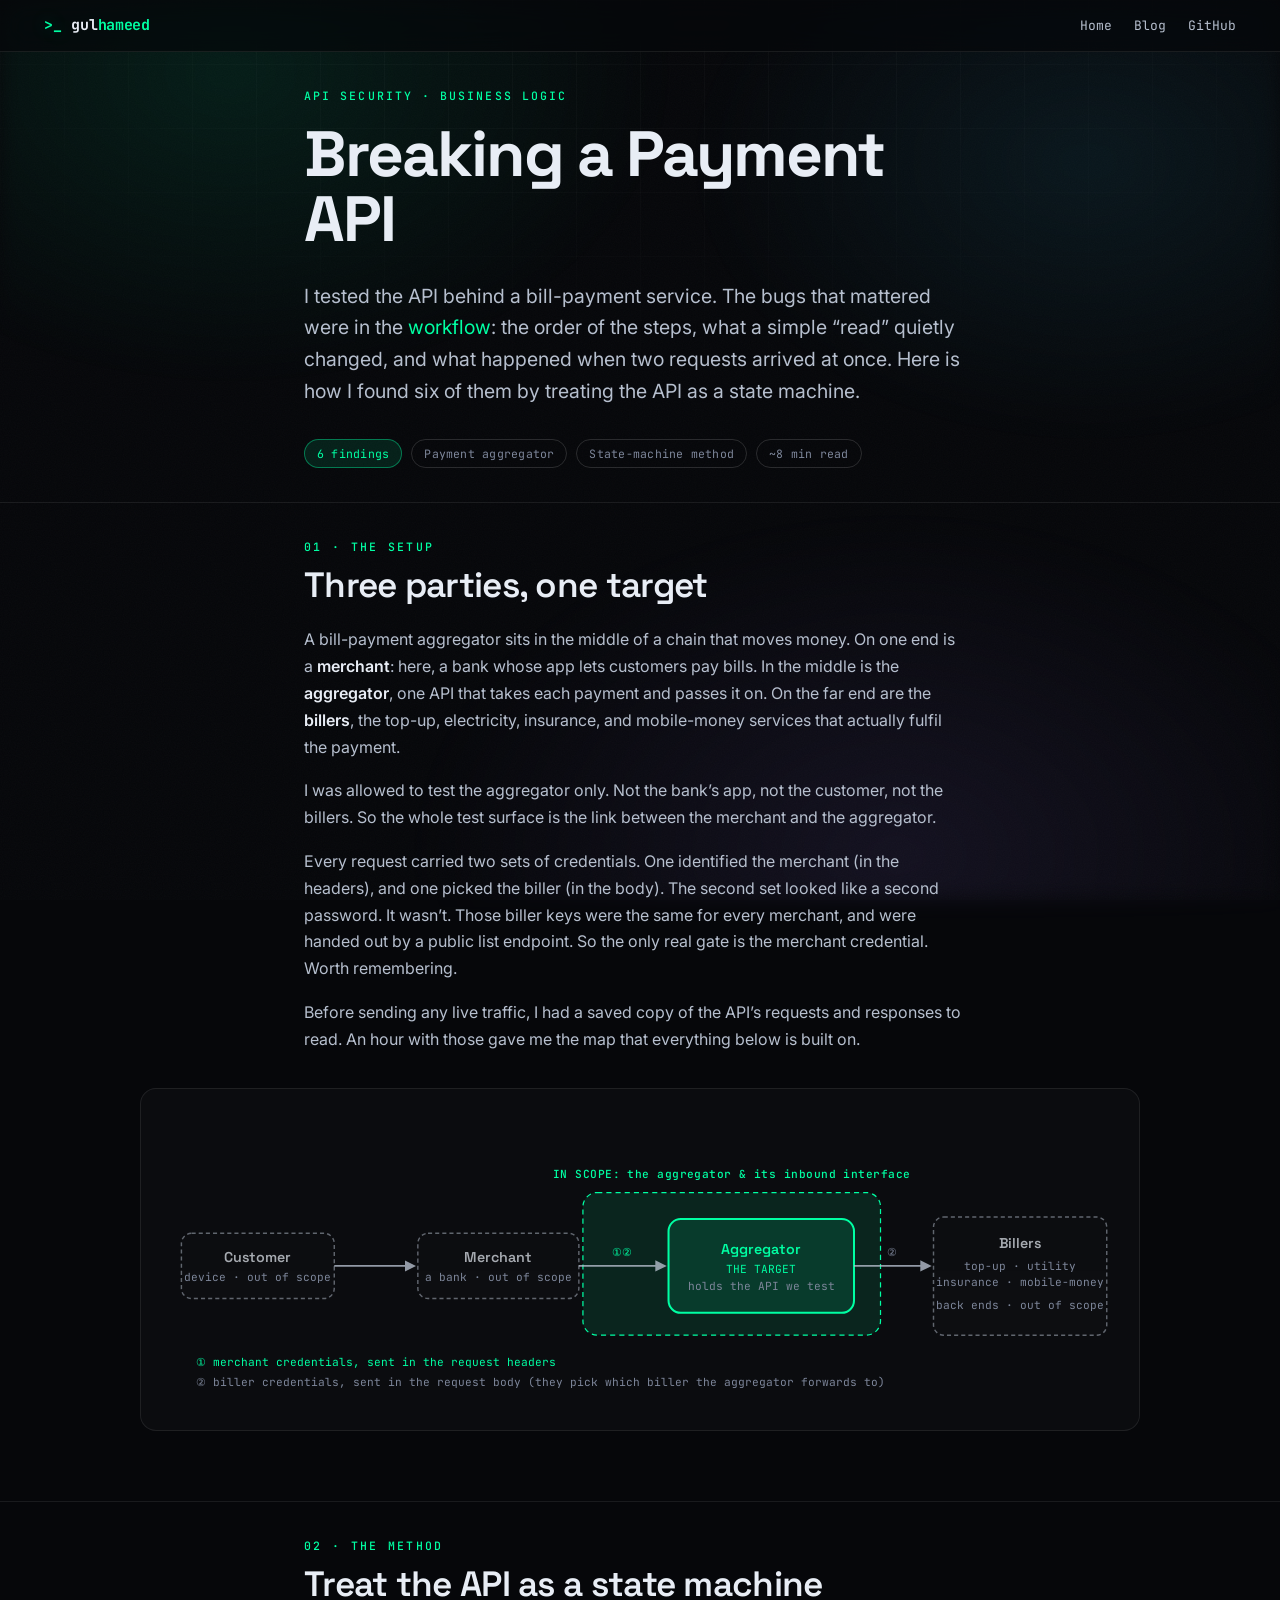
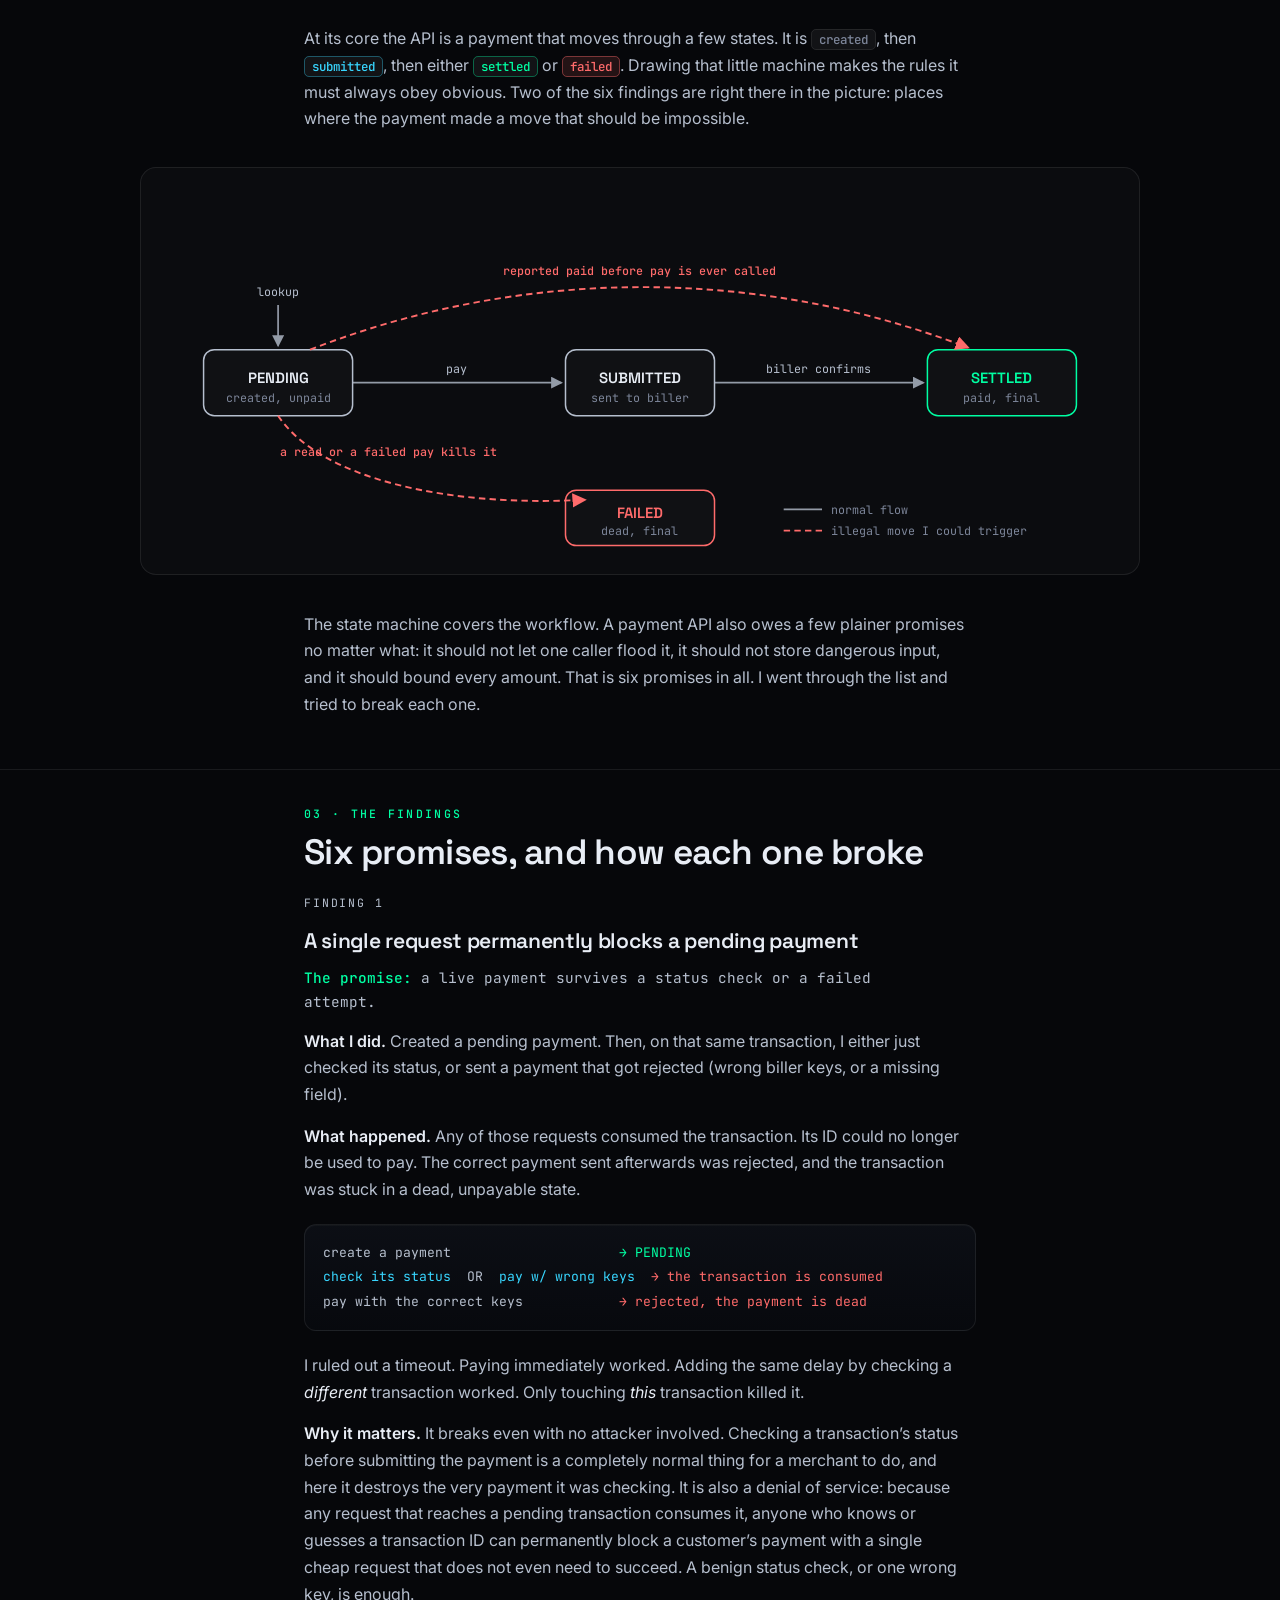
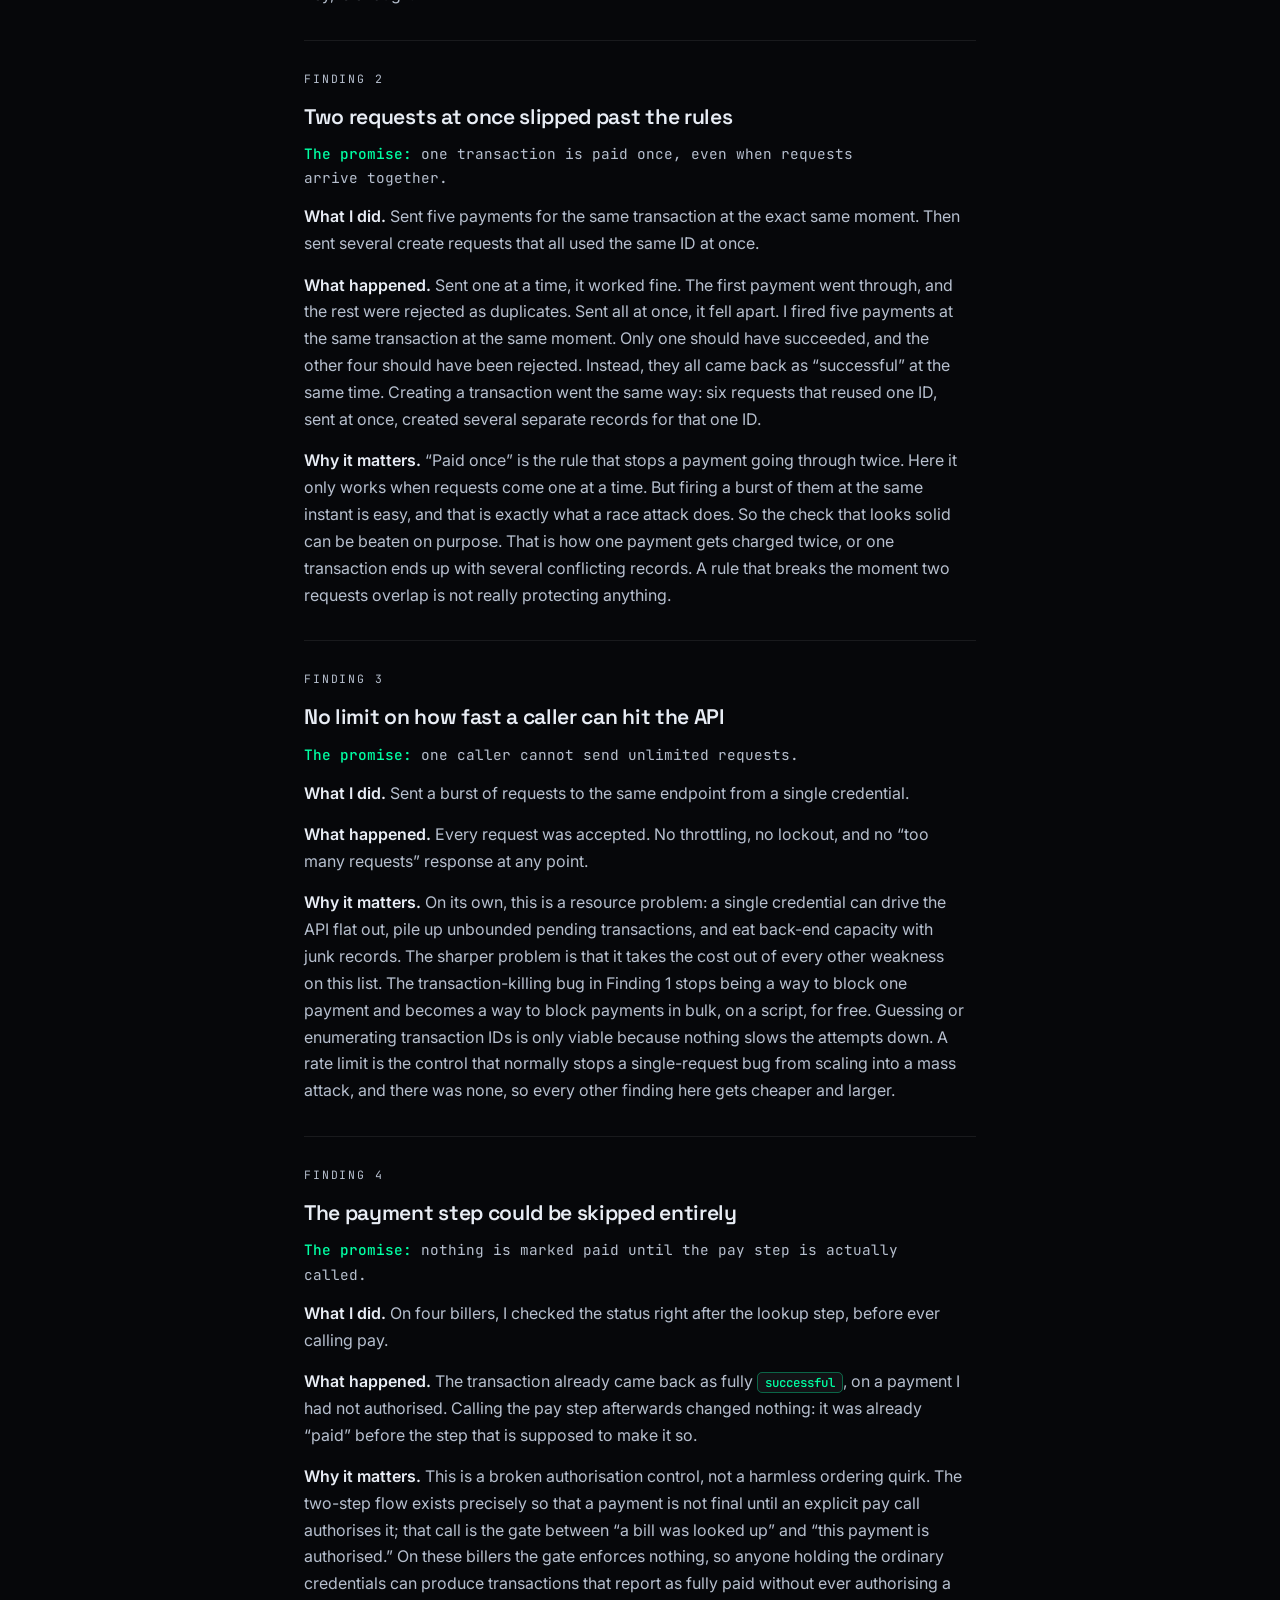
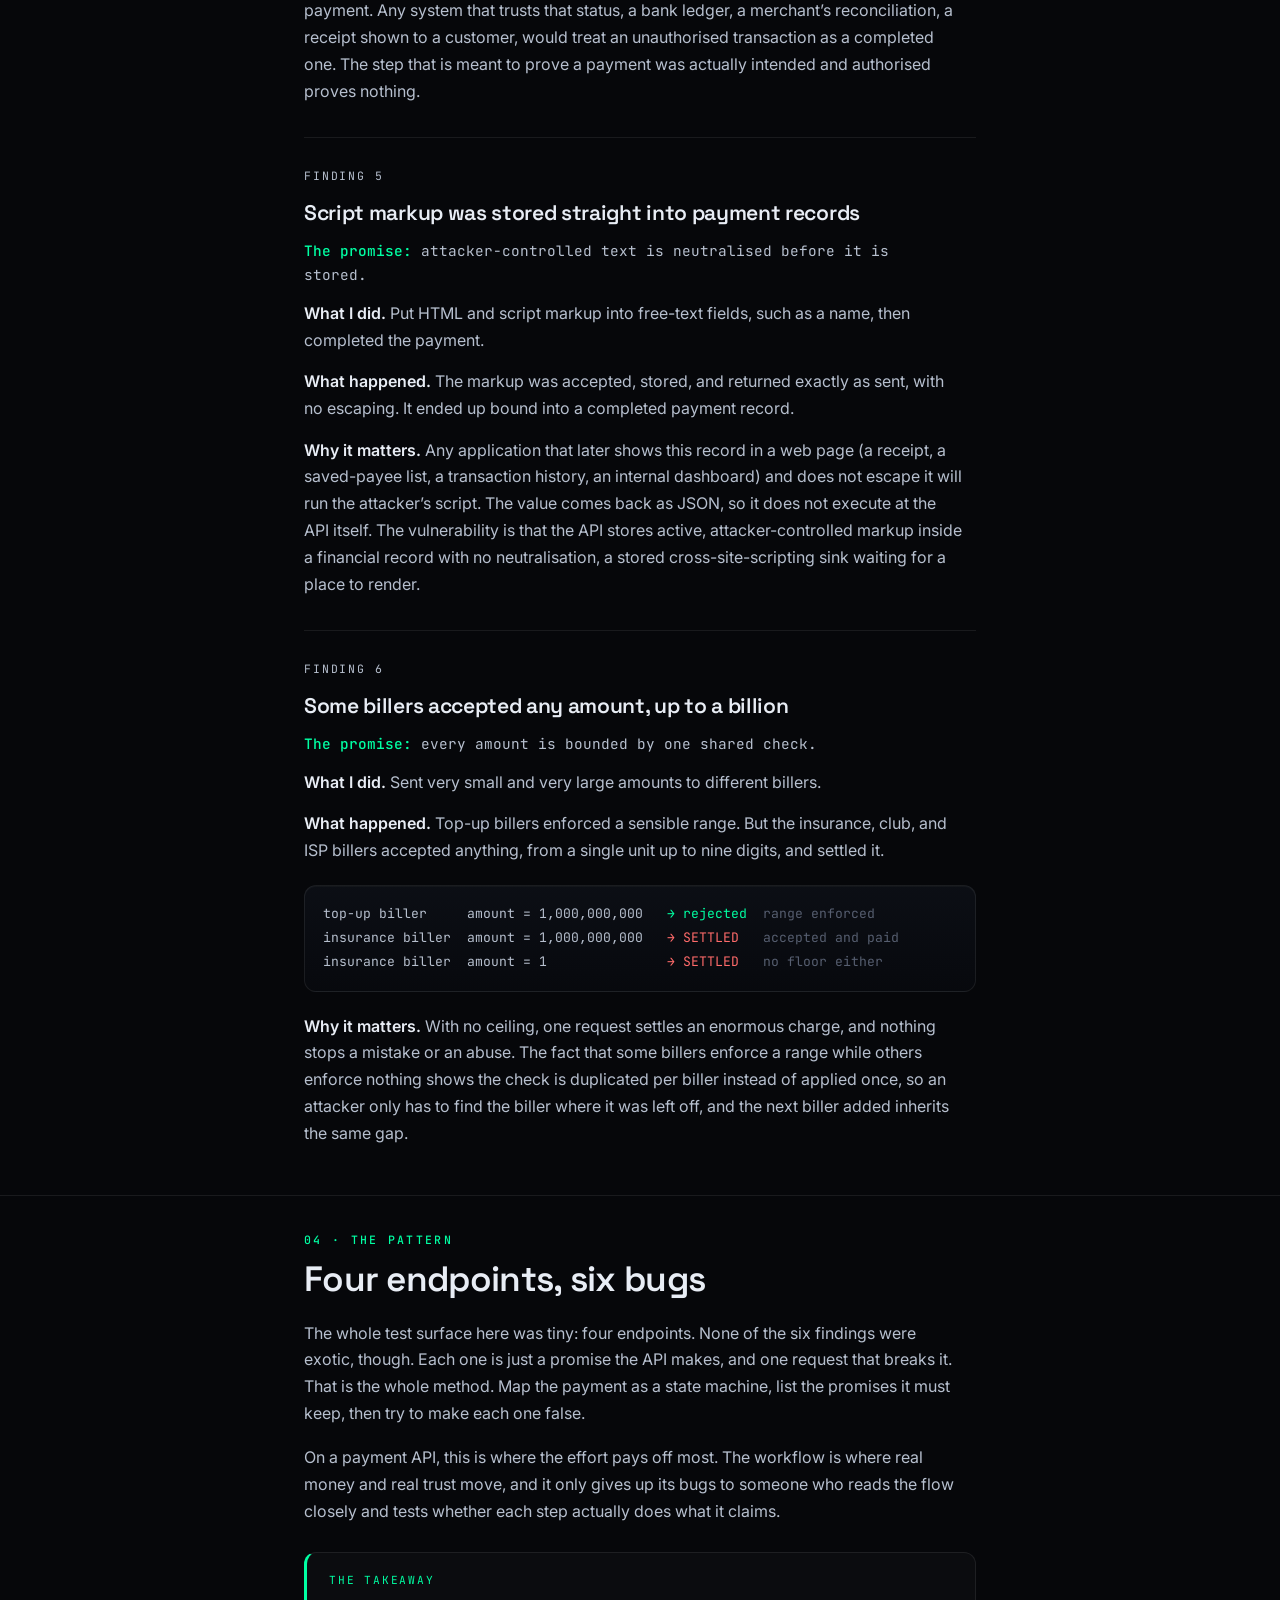
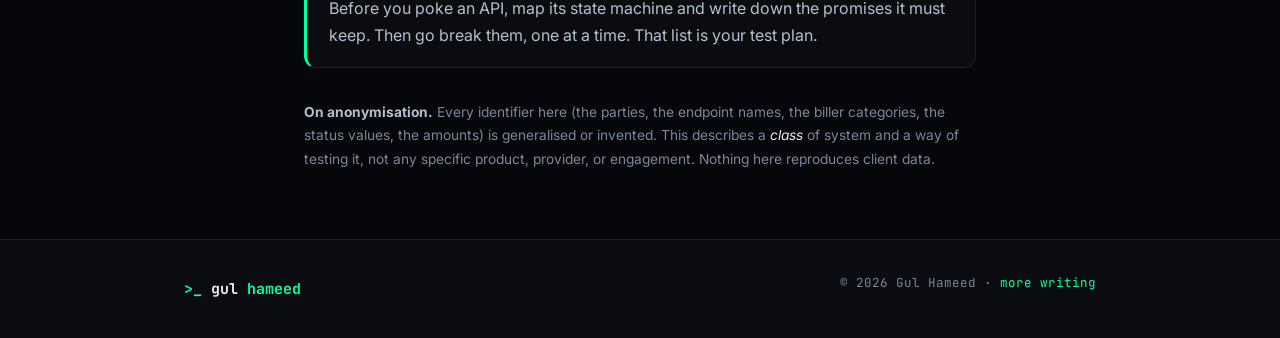
<file: blog/breaking-a-payment-api/index.html>
<!DOCTYPE html>
<html lang="en">
<head>
  <meta charset="UTF-8" />
  <meta name="viewport" content="width=device-width, initial-scale=1.0" />
  <meta name="theme-color" content="#06070a" />
  <title>Breaking a Payment API | Gul Hameed</title>
  <meta name="description" content="A black-box security assessment of a bill-payment API. Six business-logic bugs found by treating the API as a state machine and breaking one promise at a time. Anonymised writeup." />
  <meta name="author" content="Gul Hameed" />
  <meta property="og:type" content="article" />
  <meta property="og:title" content="Breaking a Payment API" />
  <meta property="og:description" content="Six business-logic bugs in a bill-payment API, found by treating the API as a state machine." />
  <meta name="twitter:card" content="summary_large_image" />
  <meta name="twitter:creator" content="@CyberGul" />
  <link rel="icon" href="data:image/svg+xml,<svg xmlns='http://www.w3.org/2000/svg' viewBox='0 0 100 100'><rect width='100' height='100' rx='22' fill='%2306070a'/><text x='50' y='68' font-size='58' font-family='monospace' font-weight='700' text-anchor='middle' fill='%2300ffa3'>%3E_</text></svg>" />
  <link rel="preconnect" href="https://fonts.googleapis.com" />
  <link rel="preconnect" href="https://fonts.gstatic.com" crossorigin />
  <link href="https://fonts.googleapis.com/css2?family=Space+Grotesk:wght@400;500;600;700&family=Inter:wght@400;500;600&family=JetBrains+Mono:wght@400;500;700&display=swap" rel="stylesheet" />

  <style>
  :root{
    --bg:#06070a; --bg-2:#0a0c11;
    --surface:rgba(255,255,255,0.025); --surface-2:rgba(255,255,255,0.05);
    --border:rgba(255,255,255,0.08); --border-2:rgba(255,255,255,0.14);
    --text:#e8edf5; --text-soft:#b6bfce; --muted:#7d869a; --faint:#565e70;
    --accent:#00ffa3; --accent-2:#38d6ff; --accent-3:#a07bff; --warn:#ffb454;
    --violation:#ff6b6b; --violation-soft:rgba(255,107,107,0.12);
    --accent-glow:rgba(0,255,163,0.35); --accent-soft:rgba(0,255,163,0.10);
    --font-display:"Space Grotesk",-apple-system,BlinkMacSystemFont,"Segoe UI",sans-serif;
    --font-body:"Inter",-apple-system,BlinkMacSystemFont,"Segoe UI",Roboto,sans-serif;
    --font-mono:"JetBrains Mono",ui-monospace,"SF Mono",Menlo,Consolas,monospace;
    --maxw:1000px; --ease:cubic-bezier(0.16,1,0.3,1);
  }
  *,*::before,*::after{box-sizing:border-box;margin:0;padding:0}
  html{-webkit-text-size-adjust:100%;scroll-behavior:smooth}
  body{font-family:var(--font-body);background:var(--bg);color:var(--text);
    line-height:1.68;-webkit-font-smoothing:antialiased;text-rendering:optimizeLegibility;overflow-x:hidden}
  a{color:inherit;text-decoration:none}
  ::selection{background:var(--accent);color:#04110b}

  /* background layers (CSS-only) */
  .bg-aurora,.bg-grid,.bg-noise{position:fixed;inset:0;pointer-events:none}
  .bg-aurora{z-index:-4;background:
    radial-gradient(50% 50% at 18% 8%,rgba(0,255,163,0.09),transparent 70%),
    radial-gradient(45% 45% at 85% 18%,rgba(56,214,255,0.08),transparent 70%),
    radial-gradient(55% 55% at 70% 95%,rgba(160,123,255,0.09),transparent 70%);filter:blur(10px)}
  .bg-grid{z-index:-3;background-image:
    linear-gradient(rgba(255,255,255,0.022) 1px,transparent 1px),
    linear-gradient(90deg,rgba(255,255,255,0.022) 1px,transparent 1px);
    background-size:64px 64px;
    -webkit-mask-image:radial-gradient(ellipse 90% 60% at 50% 0%,#000 25%,transparent 80%);
            mask-image:radial-gradient(ellipse 90% 60% at 50% 0%,#000 25%,transparent 80%)}
  .bg-noise{z-index:-1;opacity:0.03;background-image:url("data:image/svg+xml,%3Csvg xmlns='http://www.w3.org/2000/svg' width='160' height='160'%3E%3Cfilter id='n'%3E%3CfeTurbulence type='fractalNoise' baseFrequency='0.85' numOctaves='3'/%3E%3C/filter%3E%3Crect width='100%25' height='100%25' filter='url(%23n)'/%3E%3C/svg%3E")}

  /* nav */
  .nav{position:sticky;top:0;z-index:900;display:flex;align-items:center;justify-content:space-between;
    gap:16px;padding:13px clamp(18px,5vw,44px);
    background:rgba(6,7,10,0.72);backdrop-filter:blur(14px) saturate(140%);
    -webkit-backdrop-filter:blur(14px) saturate(140%);border-bottom:1px solid var(--border)}
  .nav__brand{display:flex;align-items:center;gap:10px;font-family:var(--font-mono);font-weight:700;font-size:15px;letter-spacing:-0.02em}
  .nav__logo{color:var(--accent);text-shadow:0 0 16px var(--accent-glow)}
  .nav__name .accent{color:var(--accent)}
  .nav__links{display:flex;gap:22px;font-family:var(--font-mono);font-size:13px;color:var(--text-soft)}
  .nav__links a{position:relative;transition:color .2s}
  .nav__links a:hover{color:var(--accent)}
  @media(max-width:520px){.nav__links{gap:16px;font-size:12px}}

  main{display:block}
  .wrap{max-width:720px;margin-inline:auto;padding-inline:24px}
  .wide{max-width:1000px;margin-inline:auto;padding-inline:24px}
  section.post-sec{padding-block:34px}
  section.post-sec + section.post-sec{border-top:1px solid var(--border)}
  p{margin:0 0 1.05em;max-width:66ch;color:var(--text-soft)}
  strong{color:var(--text);font-weight:600}
  em{font-style:italic;color:var(--text)}

  .eyebrow{font-family:var(--font-mono);font-size:.72rem;font-weight:500;letter-spacing:.18em;
    text-transform:uppercase;color:var(--accent);margin:0 0 16px}
  h1{font-family:var(--font-display);font-weight:700;font-size:clamp(2.4rem,6vw,4rem);
    line-height:1.02;letter-spacing:-.03em;color:var(--text);margin:0 0 .45em}
  h2{font-family:var(--font-display);font-weight:600;font-size:clamp(1.6rem,3.6vw,2.2rem);
    line-height:1.1;letter-spacing:-.02em;color:var(--text);margin:0 0 .6em}
  h3{font-family:var(--font-display);font-weight:600;font-size:1.32rem;letter-spacing:-.015em;color:var(--text);margin:0 0 6px}
  .section-no{font-family:var(--font-mono);font-size:.72rem;font-weight:500;letter-spacing:.2em;
    color:var(--accent);text-transform:uppercase;display:block;margin:0 0 10px}

  /* hero */
  .hero{padding-block:64px 42px}
  .standfirst{font-family:var(--font-body);font-size:1.22rem;line-height:1.62;color:var(--text-soft);max-width:60ch;margin:0 0 1.6em}
  .standfirst em{color:var(--accent);font-style:normal}
  .meta{display:flex;flex-wrap:wrap;gap:9px;align-items:center;
    font-family:var(--font-mono);font-size:.72rem;color:var(--muted);letter-spacing:.02em}
  .meta .tag{border:1px solid var(--border-2);border-radius:100px;padding:4px 12px;white-space:nowrap}
  .meta .tag.accent{color:var(--accent);border-color:rgba(0,255,163,0.4);background:var(--accent-soft)}

  /* state chips */
  .st{font-family:var(--font-mono);font-size:.78em;font-weight:500;padding:1px 7px;border-radius:5px;
    border:1px solid var(--border);background:var(--surface-2);white-space:nowrap}
  .st.pending{color:var(--muted)}
  .st.submit{color:var(--accent-2);border-color:rgba(56,214,255,0.35)}
  .st.settle{color:var(--accent);border-color:rgba(0,255,163,0.35)}
  .st.fail{color:var(--violation);border-color:rgba(255,107,107,0.4);background:var(--violation-soft)}

  /* callout */
  .callout{background:var(--surface);border:1px solid var(--border);border-left:3px solid var(--accent);
    border-radius:12px;padding:18px 22px;margin:1.7em 0}
  .callout .lab{font-family:var(--font-mono);font-size:.7rem;letter-spacing:.16em;text-transform:uppercase;
    color:var(--accent);margin:0 0 6px}
  .callout p{margin:0;color:var(--text-soft)}

  /* findings */
  .finding{border-top:1px solid var(--border);padding-top:28px;margin-top:32px}
  .finding:first-of-type{border-top:0;margin-top:16px;padding-top:0}
  .f-num{font-family:var(--font-mono);font-size:.72rem;letter-spacing:.16em;text-transform:uppercase;
    color:var(--violation);margin:0 0 10px}
  .finding h3{margin:0 0 8px}
  .rule-line{font-family:var(--font-mono);font-size:.9rem;color:var(--muted);margin:0 0 1.2em}
  .rule-line b{color:var(--accent);font-weight:500}
  .finding p{margin:0 0 .9em;color:var(--text-soft)}
  .lead{font-weight:600;color:var(--text);font-family:var(--font-body)}

  /* traces */
  .trace{background:linear-gradient(180deg,rgba(13,16,22,0.9),rgba(8,10,14,0.9));
    border:1px solid var(--border);border-radius:12px;padding:16px 18px;margin:1.3em 0;overflow-x:auto;
    box-shadow:inset 0 1px 0 rgba(255,255,255,0.03)}
  .trace pre{margin:0;font-family:var(--font-mono);font-size:.82rem;line-height:1.85;color:var(--text-soft);
    white-space:pre;font-variant-numeric:tabular-nums}
  .trace .c{color:var(--faint)}
  .trace .good{color:var(--accent)}
  .trace .bad{color:var(--violation)}
  .trace .op{color:var(--accent-2)}

  /* figures */
  figure{margin:2.2em 0}
  figure svg{display:block;width:100%;height:auto;color:var(--text)}
  .figbox{background:var(--surface);border:1px solid var(--border);border-radius:16px;padding:22px 20px;overflow-x:auto}
  .d-node{fill:rgba(255,255,255,0.02);stroke:var(--text-soft);stroke-width:1.4}
  .d-node.target{stroke:var(--accent);stroke-width:2;fill:var(--accent-soft)}
  .d-node.faded{opacity:.5;stroke-dasharray:4 3}
  .d-label{fill:var(--text);font-family:var(--font-display);font-size:14px;font-weight:600}
  .d-sub{fill:var(--muted);font-family:var(--font-mono);font-size:11px}
  .d-edge{stroke:var(--text-soft);stroke-width:1.6;fill:none;opacity:.8}
  .d-arrow{fill:var(--text-soft)}
  .d-arrow-bad{fill:var(--violation)}
  .d-edge-bad{stroke:var(--violation);stroke-width:1.8;fill:none;stroke-dasharray:6 4}
  .d-elabel{fill:var(--text-soft);font-family:var(--font-mono);font-size:11px}
  .d-elabel-bad{fill:var(--violation);font-family:var(--font-mono);font-size:11px;font-weight:500}
  .d-band{fill:var(--accent-soft);stroke:var(--accent);stroke-width:1.2;stroke-dasharray:5 4}
  .d-bandlab{fill:var(--accent);font-family:var(--font-mono);font-size:11px;font-weight:500;letter-spacing:.04em}

  /* footer */
  .footer{border-top:1px solid var(--border);background:var(--bg-2);margin-top:20px}
  .footer__inner{max-width:var(--maxw);margin:0 auto;padding:32px clamp(18px,5vw,44px);
    display:flex;align-items:center;justify-content:space-between;gap:18px;flex-wrap:wrap}
  .footer__brand{display:flex;align-items:center;gap:9px;font-family:var(--font-mono);font-weight:700;font-size:15px}
  .footer__brand .accent{color:var(--accent)}
  .footer__copy{font-family:var(--font-mono);font-size:12.5px;color:var(--muted)}
  .anon{max-width:720px;margin:0 auto;padding:6px 24px 0}
  .anon p{font-size:.86rem;color:var(--muted);max-width:none}
  .anon b{color:var(--text-soft)}

  :focus-visible{outline:2px solid var(--accent);outline-offset:2px;border-radius:3px}
  @media(prefers-reduced-motion:reduce){*{animation:none!important}}
  @media(max-width:560px){body{font-size:15.5px}}
  </style>
</head>
<body>
  <div class="bg-aurora" aria-hidden="true"></div>
  <div class="bg-grid" aria-hidden="true"></div>
  <div class="bg-noise" aria-hidden="true"></div>

  <header class="nav">
    <a href="/" class="nav__brand" aria-label="Gul Hameed home">
      <span class="nav__logo">&gt;_</span>
      <span class="nav__name">gul<span class="accent">hameed</span></span>
    </a>
    <nav class="nav__links" aria-label="Primary">
      <a href="/">Home</a>
      <a href="/blog/">Blog</a>
      <a href="https://github.com/gdroz3r" target="_blank" rel="noopener">GitHub</a>
    </nav>
  </header>

  <main>
    <!-- HERO -->
    <section class="post-sec hero">
      <div class="wrap">
        <p class="eyebrow">API security · business logic</p>
        <h1>Breaking a Payment API</h1>
        <p class="standfirst">
          I tested the API behind a bill-payment service. The bugs that mattered were in the
          <em>workflow</em>: the order of the steps, what a simple &ldquo;read&rdquo; quietly changed,
          and what happened when two requests arrived at once. Here is how I found six of them by
          treating the API as a state machine.
        </p>
        <div class="meta">
          <span class="tag accent">6 findings</span>
          <span class="tag">Payment aggregator</span>
          <span class="tag">State-machine method</span>
          <span class="tag">~8 min read</span>
        </div>
      </div>
    </section>

    <!-- 1. SETUP -->
    <section class="post-sec">
      <div class="wrap">
        <span class="section-no">01 · The setup</span>
        <h2>Three parties, one target</h2>
        <p>
          A bill-payment aggregator sits in the middle of a chain that moves money. On one end is a
          <strong>merchant</strong>: here, a bank whose app lets customers pay bills. In the middle is the
          <strong>aggregator</strong>, one API that takes each payment and passes it on. On the far end
          are the <strong>billers</strong>, the top-up, electricity, insurance, and mobile-money services
          that actually fulfil the payment.
        </p>
        <p>
          I was allowed to test the aggregator only. Not the bank&rsquo;s app, not the customer, not the
          billers. So the whole test surface is the link between the merchant and the aggregator.
        </p>
        <p>
          Every request carried two sets of credentials. One identified the merchant (in the headers),
          and one picked the biller (in the body). The second set looked like a second password. It
          wasn&rsquo;t. Those biller keys were the same for every merchant, and were handed out by a
          public list endpoint. So the only real gate is the merchant credential. Worth remembering.
        </p>
        <p>
          Before sending any live traffic, I had a saved copy of the API&rsquo;s requests and responses to
          read. An hour with those gave me the map that everything below is built on.
        </p>
      </div>

      <figure>
        <div class="figbox wide">
          <svg viewBox="0 0 940 292" role="img" aria-label="Scope diagram: the customer device and the merchant bank are out of scope, the aggregator is the target, and the billers are out of scope. Merchant credentials travel in request headers and biller credentials in the request body, both to the aggregator, which then routes to a biller. The aggregator and its inbound interface are the in-scope test surface.">
            <defs>
              <marker id="ar" viewBox="0 0 10 10" refX="8" refY="5" markerWidth="7" markerHeight="7" orient="auto-start-reverse">
                <polygon class="d-arrow" points="0,0 10,5 0,10"></polygon>
              </marker>
            </defs>
            <rect class="d-band" x="414" y="80" width="292" height="140" rx="14" fill="none"></rect>
            <text class="d-bandlab" x="560" y="66" text-anchor="middle">IN SCOPE: the aggregator &amp; its inbound interface</text>

            <rect class="d-node faded" x="20" y="120" width="150" height="64" rx="10"></rect>
            <text class="d-label" x="95" y="148" text-anchor="middle" opacity="0.7">Customer</text>
            <text class="d-sub" x="95" y="167" text-anchor="middle">device · out of scope</text>

            <rect class="d-node faded" x="252" y="120" width="158" height="64" rx="10"></rect>
            <text class="d-label" x="331" y="148" text-anchor="middle" opacity="0.7">Merchant</text>
            <text class="d-sub" x="331" y="167" text-anchor="middle">a bank · out of scope</text>

            <rect class="d-node target" x="498" y="106" width="182" height="92" rx="12"></rect>
            <text class="d-label" x="589" y="140" text-anchor="middle" style="fill:var(--accent)">Aggregator</text>
            <text class="d-sub" x="589" y="159" text-anchor="middle" style="fill:var(--accent)">THE TARGET</text>
            <text class="d-sub" x="589" y="176" text-anchor="middle">holds the API we test</text>

            <rect class="d-node faded" x="758" y="104" width="170" height="116" rx="10"></rect>
            <text class="d-label" x="843" y="134" text-anchor="middle" opacity="0.7">Billers</text>
            <text class="d-sub" x="843" y="156" text-anchor="middle">top-up · utility</text>
            <text class="d-sub" x="843" y="172" text-anchor="middle">insurance · mobile-money</text>
            <text class="d-sub" x="843" y="194" text-anchor="middle">back ends · out of scope</text>

            <line class="d-edge" x1="170" y1="152" x2="248" y2="152" marker-end="url(#ar)"></line>
            <line class="d-edge" x1="410" y1="152" x2="494" y2="152" marker-end="url(#ar)"></line>
            <line class="d-edge" x1="680" y1="152" x2="754" y2="152" marker-end="url(#ar)"></line>

            <text class="d-sub" x="452" y="142" text-anchor="middle" style="fill:var(--accent)">①②</text>
            <text class="d-sub" x="717" y="142" text-anchor="middle">②</text>

            <text class="d-sub" x="34" y="250" text-anchor="start" style="fill:var(--accent)">① merchant credentials, sent in the request headers</text>
            <text class="d-sub" x="34" y="270" text-anchor="start">② biller credentials, sent in the request body (they pick which biller the aggregator forwards to)</text>
          </svg>
        </div>
      </figure>
    </section>

    <!-- 2. METHOD -->
    <section class="post-sec">
      <div class="wrap">
        <span class="section-no">02 · The method</span>
        <h2>Treat the API as a state machine</h2>
        <p>
          At its core the API is a payment that moves through a few states. It is
          <span class="st pending">created</span>, then <span class="st submit">submitted</span>, then
          either <span class="st settle">settled</span> or <span class="st fail">failed</span>. Drawing
          that little machine makes the rules it must always obey obvious. Two of the six findings are
          right there in the picture: places where the payment made a move that should be impossible.
        </p>
      </div>

      <figure>
        <div class="figbox wide">
          <svg viewBox="0 0 900 340" role="img" aria-label="The transaction state machine. Normal flow: a lookup creates a pending transaction, pay moves it to submitted, and the biller confirms it to settled. Two illegal moves found in testing are drawn in red: a status read or a failed payment pushes a pending transaction to failed, and some transactions were reported settled before pay was ever called.">
            <defs>
              <marker id="a2" viewBox="0 0 10 10" refX="8.5" refY="5" markerWidth="7" markerHeight="7" orient="auto-start-reverse">
                <polygon class="d-arrow" points="0,0 10,5 0,10"></polygon>
              </marker>
              <marker id="a2bad" viewBox="0 0 10 10" refX="8.5" refY="5" markerWidth="7.5" markerHeight="7.5" orient="auto-start-reverse">
                <polygon class="d-arrow-bad" points="0,0 10,5 0,10"></polygon>
              </marker>
            </defs>

            <text class="d-elabel" x="110" y="100" text-anchor="middle">lookup</text>
            <line class="d-edge" x1="110" y1="108" x2="110" y2="146" marker-end="url(#a2)"></line>

            <rect class="d-node" x="40" y="150" width="140" height="62" rx="10"></rect>
            <text class="d-label" x="110" y="181" text-anchor="middle">PENDING</text>
            <text class="d-sub" x="110" y="199" text-anchor="middle">created, unpaid</text>

            <rect class="d-node" x="380" y="150" width="140" height="62" rx="10"></rect>
            <text class="d-label" x="450" y="181" text-anchor="middle">SUBMITTED</text>
            <text class="d-sub" x="450" y="199" text-anchor="middle">sent to biller</text>

            <rect class="d-node" x="720" y="150" width="140" height="62" rx="10" style="stroke:var(--accent)"></rect>
            <text class="d-label" x="790" y="181" text-anchor="middle" style="fill:var(--accent)">SETTLED</text>
            <text class="d-sub" x="790" y="199" text-anchor="middle">paid, final</text>

            <rect class="d-node" x="380" y="282" width="140" height="52" rx="10" style="stroke:var(--violation)"></rect>
            <text class="d-label" x="450" y="308" text-anchor="middle" style="fill:var(--violation)">FAILED</text>
            <text class="d-sub" x="450" y="324" text-anchor="middle">dead, final</text>

            <line class="d-edge" x1="180" y1="181" x2="376" y2="181" marker-end="url(#a2)"></line>
            <text class="d-elabel" x="278" y="172" text-anchor="middle">pay</text>
            <line class="d-edge" x1="520" y1="181" x2="716" y2="181" marker-end="url(#a2)"></line>
            <text class="d-elabel" x="618" y="172" text-anchor="middle">biller confirms</text>

            <path class="d-edge-bad" d="M110 212 C 150 272, 270 298, 398 291" marker-end="url(#a2bad)"></path>
            <text class="d-elabel-bad" x="214" y="250" text-anchor="middle">a read or a failed pay kills it</text>

            <path class="d-edge-bad" d="M140 150 C 340 72, 560 72, 758 148" marker-end="url(#a2bad)"></path>
            <text class="d-elabel-bad" x="450" y="80" text-anchor="middle">reported paid before pay is ever called</text>

            <line class="d-edge" x1="585" y1="300" x2="621" y2="300"></line>
            <text class="d-sub" x="629" y="304" text-anchor="start">normal flow</text>
            <line class="d-edge-bad" x1="585" y1="320" x2="621" y2="320"></line>
            <text class="d-sub" x="629" y="324" text-anchor="start">illegal move I could trigger</text>
          </svg>
        </div>
      </figure>

      <div class="wrap">
        <p>
          The state machine covers the workflow. A payment API also owes a few plainer promises no matter
          what: it should not let one caller flood it, it should not store dangerous input, and it should
          bound every amount. That is six promises in all. I went through the list and tried to break each
          one.
        </p>
      </div>
    </section>

    <!-- 3. THE SIX FINDINGS -->
    <section class="post-sec">
      <div class="wrap">
        <span class="section-no">03 · The findings</span>
        <h2>Six promises, and how each one broke</h2>

        <div class="finding">
          <p class="f-num">Finding 1</p>
          <h3>A single request permanently blocks a pending payment</h3>
          <p class="rule-line"><b>The promise:</b> a live payment survives a status check or a failed attempt.</p>
          <p><span class="lead">What I did.</span> Created a pending payment. Then, on that same transaction, I either just checked its status, or sent a payment that got rejected (wrong biller keys, or a missing field).</p>
          <p><span class="lead">What happened.</span> Any of those requests consumed the transaction. Its ID could no longer be used to pay. The correct payment sent afterwards was rejected, and the transaction was stuck in a dead, unpayable state.</p>
          <div class="trace">
<pre>create a payment                     <span class="good">→ PENDING</span>
<span class="op">check its status</span>  OR  <span class="op">pay w/ wrong keys</span>  <span class="bad">→ the transaction is consumed</span>
pay with the correct keys            <span class="bad">→ rejected, the payment is dead</span></pre>
          </div>
          <p>I ruled out a timeout. Paying immediately worked. Adding the same delay by checking a <em>different</em> transaction worked. Only touching <em>this</em> transaction killed it.</p>
          <p><span class="lead">Why it matters.</span> It breaks even with no attacker involved. Checking a transaction&rsquo;s status before submitting the payment is a completely normal thing for a merchant to do, and here it destroys the very payment it was checking. It is also a denial of service: because any request that reaches a pending transaction consumes it, anyone who knows or guesses a transaction ID can permanently block a customer&rsquo;s payment with a single cheap request that does not even need to succeed. A benign status check, or one wrong key, is enough.</p>
        </div>

        <div class="finding">
          <p class="f-num">Finding 2</p>
          <h3>Two requests at once slipped past the rules</h3>
          <p class="rule-line"><b>The promise:</b> one transaction is paid once, even when requests arrive together.</p>
          <p><span class="lead">What I did.</span> Sent five payments for the same transaction at the exact same moment. Then sent several create requests that all used the same ID at once.</p>
          <p><span class="lead">What happened.</span> Sent one at a time, it worked fine. The first payment went through, and the rest were rejected as duplicates. Sent all at once, it fell apart. I fired five payments at the same transaction at the same moment. Only one should have succeeded, and the other four should have been rejected. Instead, they all came back as &ldquo;successful&rdquo; at the same time. Creating a transaction went the same way: six requests that reused one ID, sent at once, created several separate records for that one ID.</p>
          <p><span class="lead">Why it matters.</span> &ldquo;Paid once&rdquo; is the rule that stops a payment going through twice. Here it only works when requests come one at a time. But firing a burst of them at the same instant is easy, and that is exactly what a race attack does. So the check that looks solid can be beaten on purpose. That is how one payment gets charged twice, or one transaction ends up with several conflicting records. A rule that breaks the moment two requests overlap is not really protecting anything.</p>
        </div>

        <div class="finding">
          <p class="f-num">Finding 3</p>
          <h3>No limit on how fast a caller can hit the API</h3>
          <p class="rule-line"><b>The promise:</b> one caller cannot send unlimited requests.</p>
          <p><span class="lead">What I did.</span> Sent a burst of requests to the same endpoint from a single credential.</p>
          <p><span class="lead">What happened.</span> Every request was accepted. No throttling, no lockout, and no &ldquo;too many requests&rdquo; response at any point.</p>
          <p><span class="lead">Why it matters.</span> On its own, this is a resource problem: a single credential can drive the API flat out, pile up unbounded pending transactions, and eat back-end capacity with junk records. The sharper problem is that it takes the cost out of every other weakness on this list. The transaction-killing bug in Finding 1 stops being a way to block one payment and becomes a way to block payments in bulk, on a script, for free. Guessing or enumerating transaction IDs is only viable because nothing slows the attempts down. A rate limit is the control that normally stops a single-request bug from scaling into a mass attack, and there was none, so every other finding here gets cheaper and larger.</p>
        </div>

        <div class="finding">
          <p class="f-num">Finding 4</p>
          <h3>The payment step could be skipped entirely</h3>
          <p class="rule-line"><b>The promise:</b> nothing is marked paid until the pay step is actually called.</p>
          <p><span class="lead">What I did.</span> On four billers, I checked the status right after the lookup step, before ever calling pay.</p>
          <p><span class="lead">What happened.</span> The transaction already came back as fully <span class="st settle">successful</span>, on a payment I had not authorised. Calling the pay step afterwards changed nothing: it was already &ldquo;paid&rdquo; before the step that is supposed to make it so.</p>
          <p><span class="lead">Why it matters.</span> This is a broken authorisation control, not a harmless ordering quirk. The two-step flow exists precisely so that a payment is not final until an explicit pay call authorises it; that call is the gate between &ldquo;a bill was looked up&rdquo; and &ldquo;this payment is authorised.&rdquo; On these billers the gate enforces nothing, so anyone holding the ordinary credentials can produce transactions that report as fully paid without ever authorising a payment. Any system that trusts that status, a bank ledger, a merchant&rsquo;s reconciliation, a receipt shown to a customer, would treat an unauthorised transaction as a completed one. The step that is meant to prove a payment was actually intended and authorised proves nothing.</p>
        </div>

        <div class="finding">
          <p class="f-num">Finding 5</p>
          <h3>Script markup was stored straight into payment records</h3>
          <p class="rule-line"><b>The promise:</b> attacker-controlled text is neutralised before it is stored.</p>
          <p><span class="lead">What I did.</span> Put HTML and script markup into free-text fields, such as a name, then completed the payment.</p>
          <p><span class="lead">What happened.</span> The markup was accepted, stored, and returned exactly as sent, with no escaping. It ended up bound into a completed payment record.</p>
          <p><span class="lead">Why it matters.</span> Any application that later shows this record in a web page (a receipt, a saved-payee list, a transaction history, an internal dashboard) and does not escape it will run the attacker&rsquo;s script. The value comes back as JSON, so it does not execute at the API itself. The vulnerability is that the API stores active, attacker-controlled markup inside a financial record with no neutralisation, a stored cross-site-scripting sink waiting for a place to render.</p>
        </div>

        <div class="finding">
          <p class="f-num">Finding 6</p>
          <h3>Some billers accepted any amount, up to a billion</h3>
          <p class="rule-line"><b>The promise:</b> every amount is bounded by one shared check.</p>
          <p><span class="lead">What I did.</span> Sent very small and very large amounts to different billers.</p>
          <p><span class="lead">What happened.</span> Top-up billers enforced a sensible range. But the insurance, club, and ISP billers accepted anything, from a single unit up to nine digits, and settled it.</p>
          <div class="trace">
<pre>top-up biller     amount = 1,000,000,000   <span class="good">→ rejected</span>  <span class="c">range enforced</span>
insurance biller  amount = 1,000,000,000   <span class="bad">→ SETTLED</span>   <span class="c">accepted and paid</span>
insurance biller  amount = 1               <span class="bad">→ SETTLED</span>   <span class="c">no floor either</span></pre>
          </div>
          <p><span class="lead">Why it matters.</span> With no ceiling, one request settles an enormous charge, and nothing stops a mistake or an abuse. The fact that some billers enforce a range while others enforce nothing shows the check is duplicated per biller instead of applied once, so an attacker only has to find the biller where it was left off, and the next biller added inherits the same gap.</p>
        </div>
      </div>
    </section>

    <!-- CLOSE -->
    <section class="post-sec">
      <div class="wrap">
        <span class="section-no">04 · The pattern</span>
        <h2>Four endpoints, six bugs</h2>
        <p>
          The whole test surface here was tiny: four endpoints. None of the six findings were exotic,
          though. Each one is just a promise the API makes, and one request that breaks it. That is the
          whole method. Map the payment as a state machine, list the promises it must keep, then try to
          make each one false.
        </p>
        <p>
          On a payment API, this is where the effort pays off most. The workflow is where real money and
          real trust move, and it only gives up its bugs to someone who reads the flow closely and tests
          whether each step actually does what it claims.
        </p>
        <div class="callout">
          <p class="lab">The takeaway</p>
          <p>Before you poke an API, map its state machine and write down the promises it must keep. Then
            go break them, one at a time. That list is your test plan.</p>
        </div>
      </div>

      <div class="anon">
        <p><b>On anonymisation.</b> Every identifier here (the parties, the endpoint names, the biller
          categories, the status values, the amounts) is generalised or invented. This describes a
          <em>class</em> of system and a way of testing it, not any specific product, provider, or
          engagement. Nothing here reproduces client data.</p>
      </div>
    </section>
  </main>

  <footer class="footer">
    <div class="footer__inner">
      <div class="footer__brand"><span class="accent">&gt;_</span> gul<span class="accent">hameed</span></div>
      <p class="footer__copy">© <span id="year"></span> Gul Hameed · <a href="/blog/" style="color:var(--accent)">more writing</a></p>
    </div>
  </footer>
  <script>document.getElementById('year').textContent=new Date().getFullYear();</script>
</body>
</html>
</file>
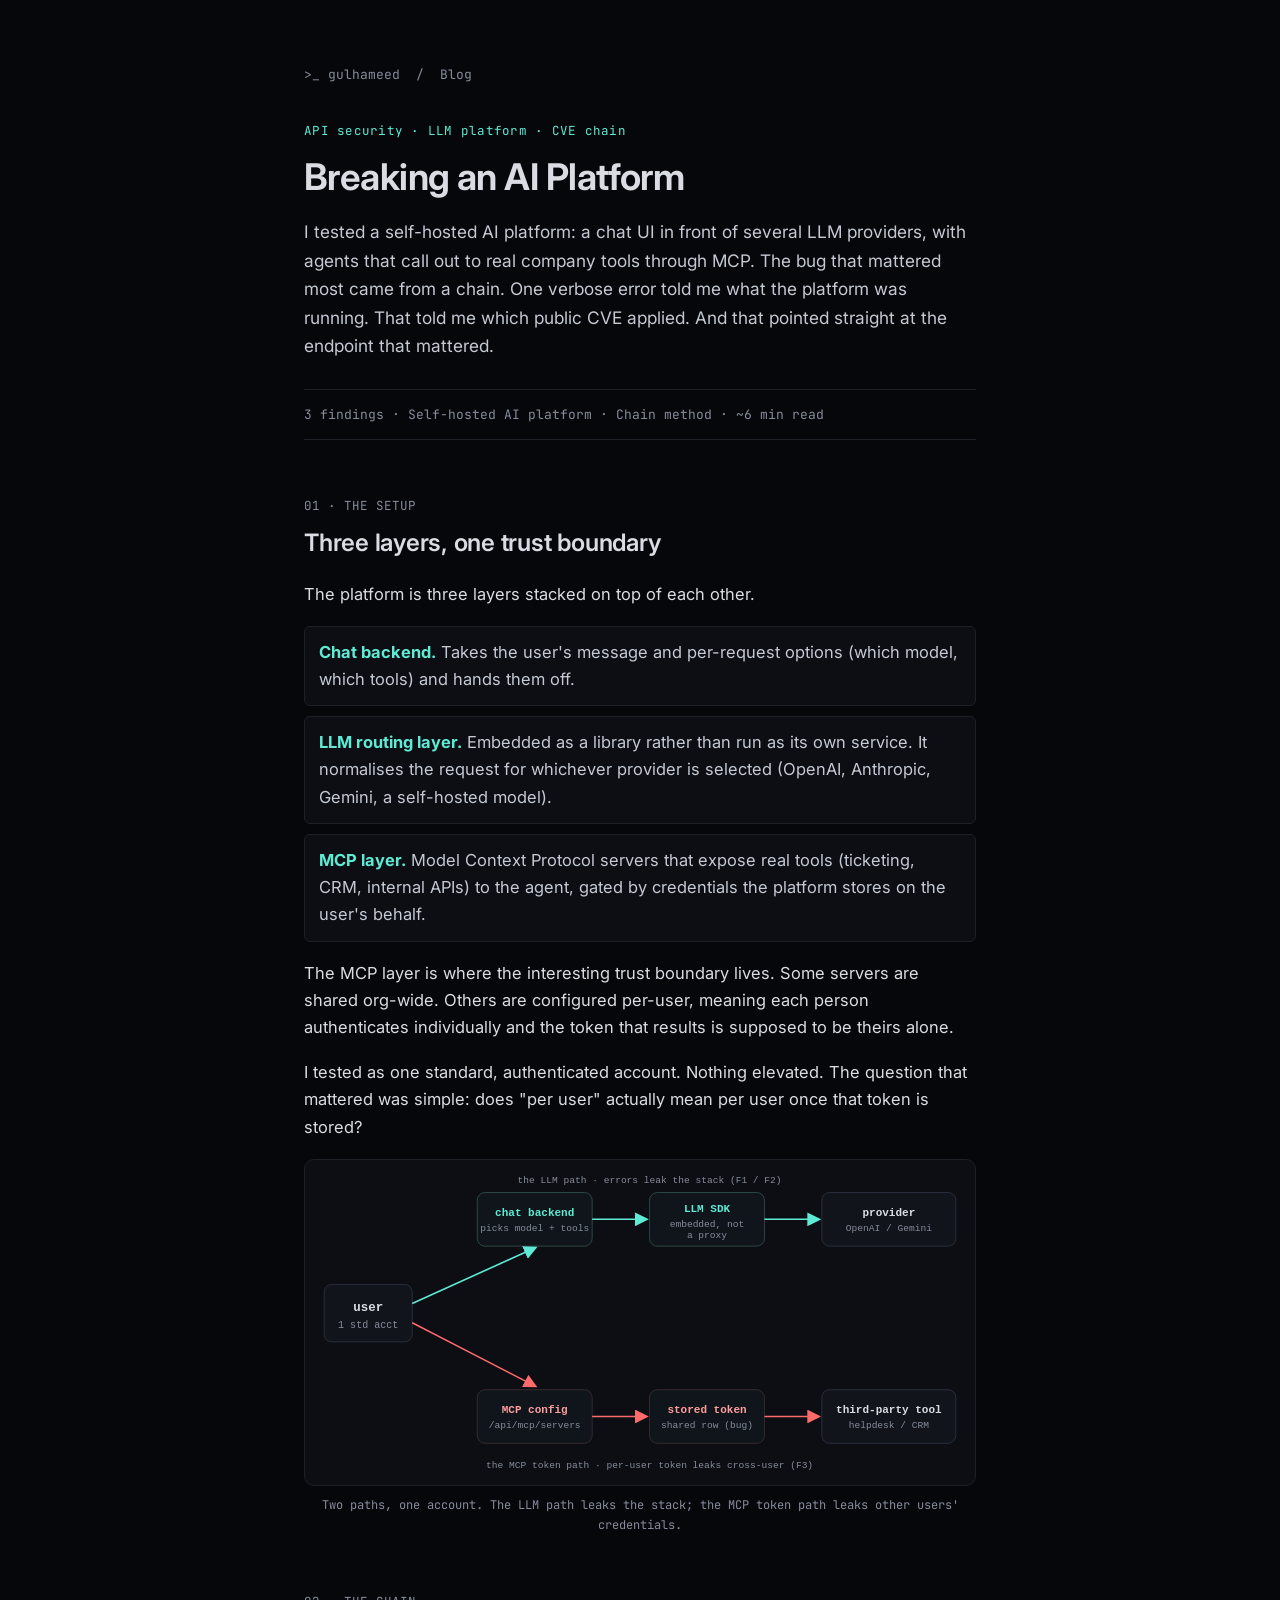
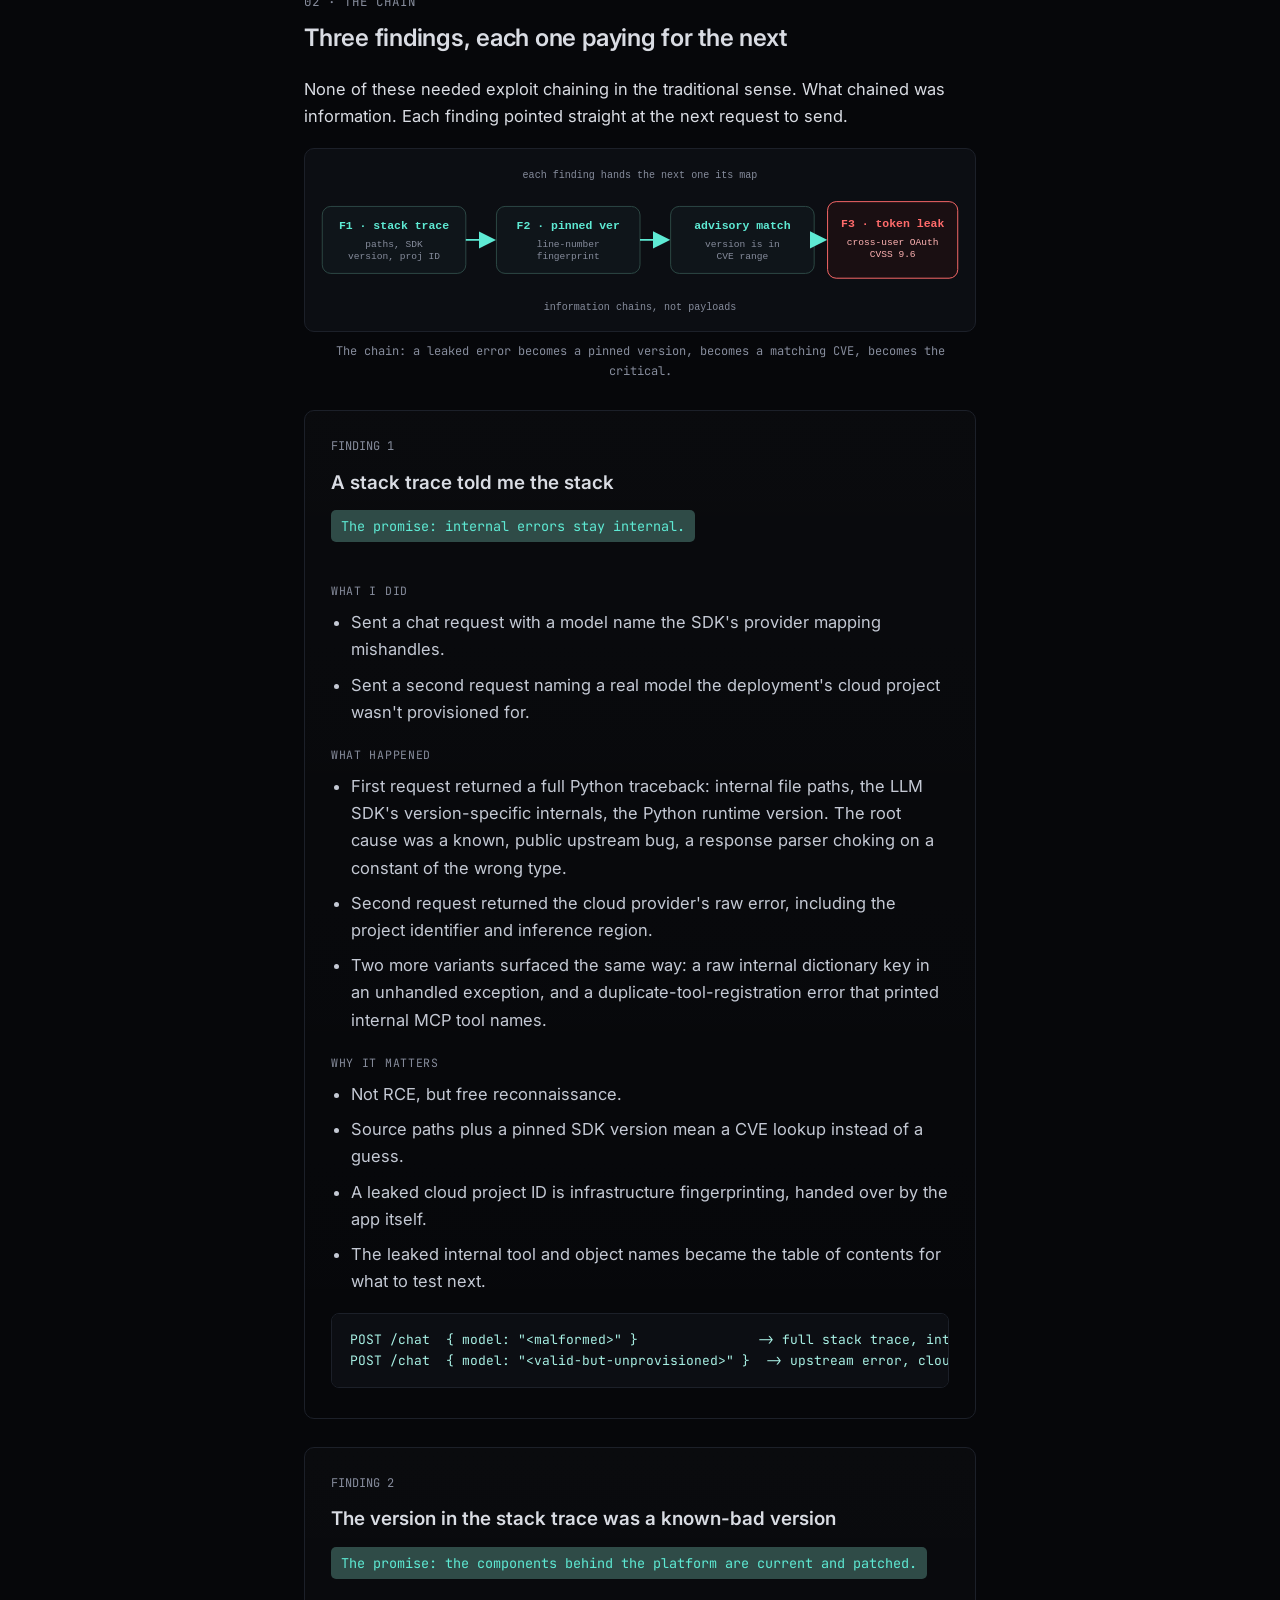
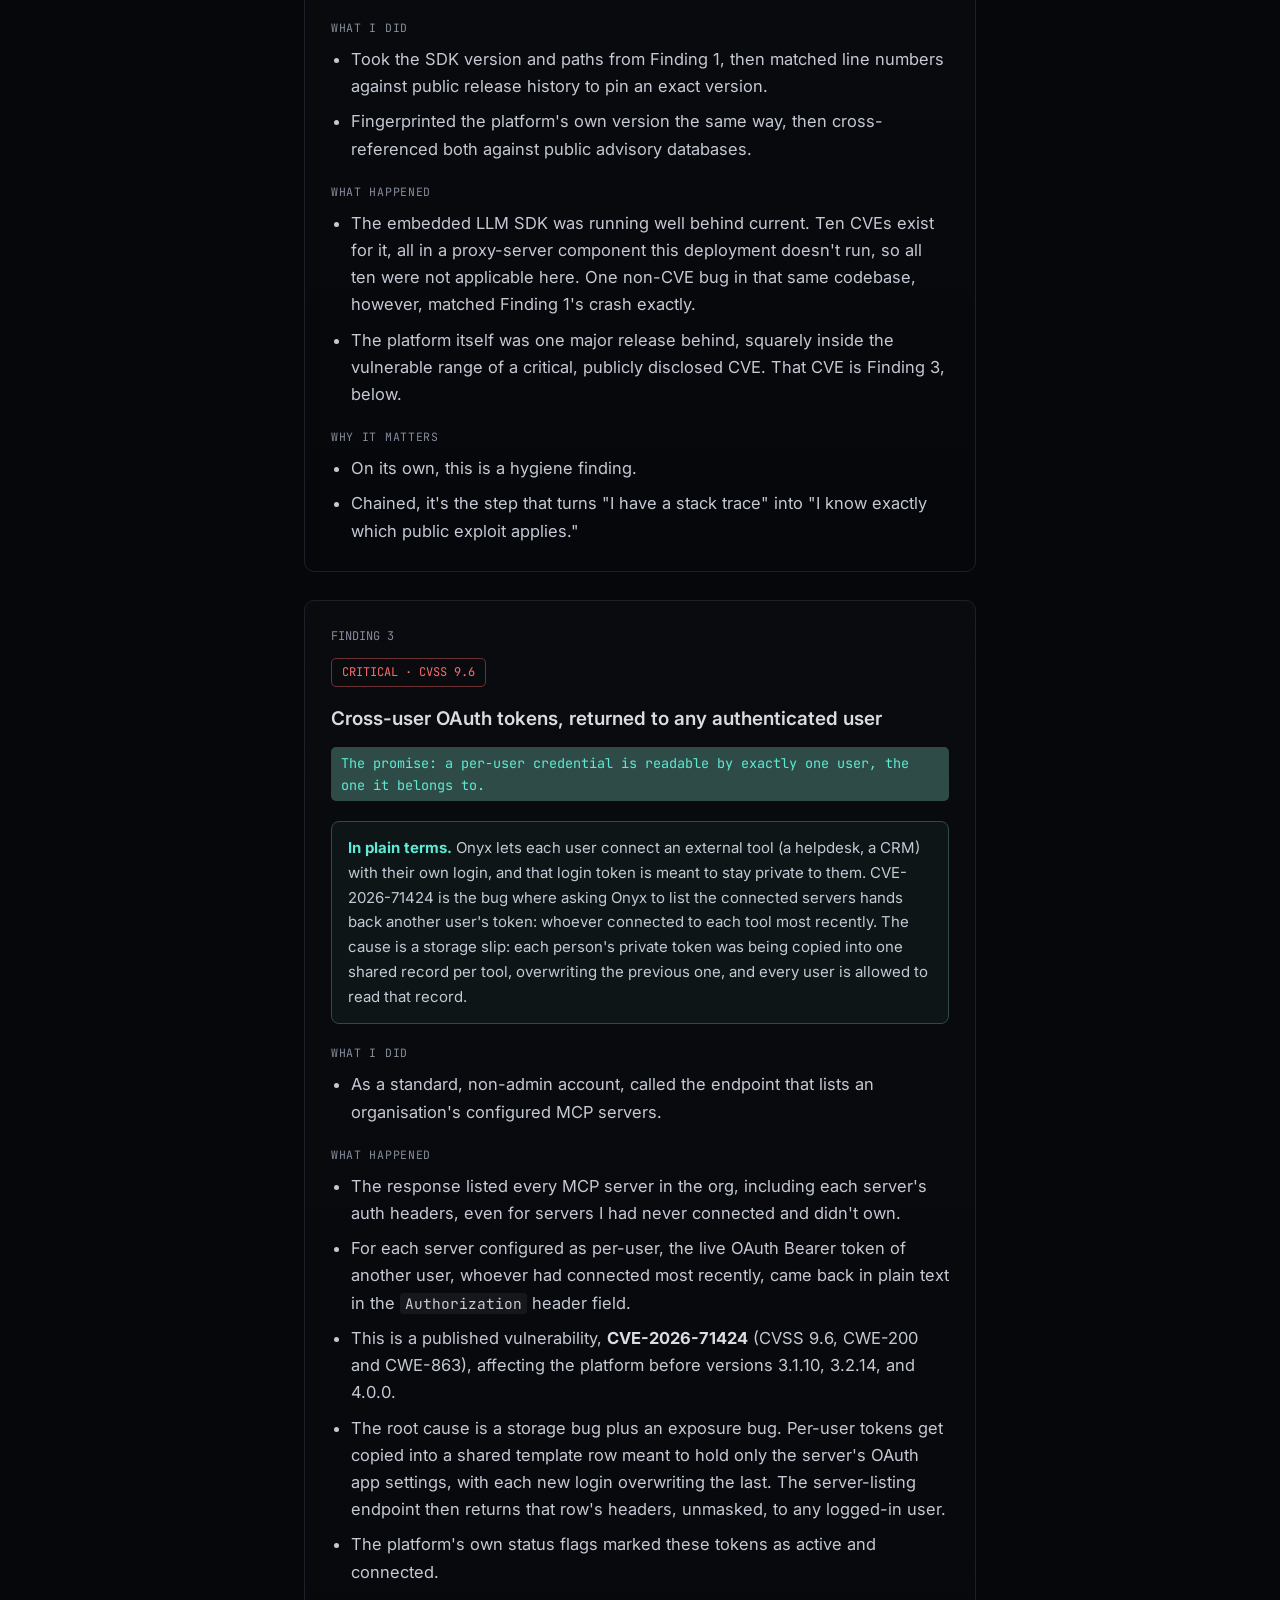
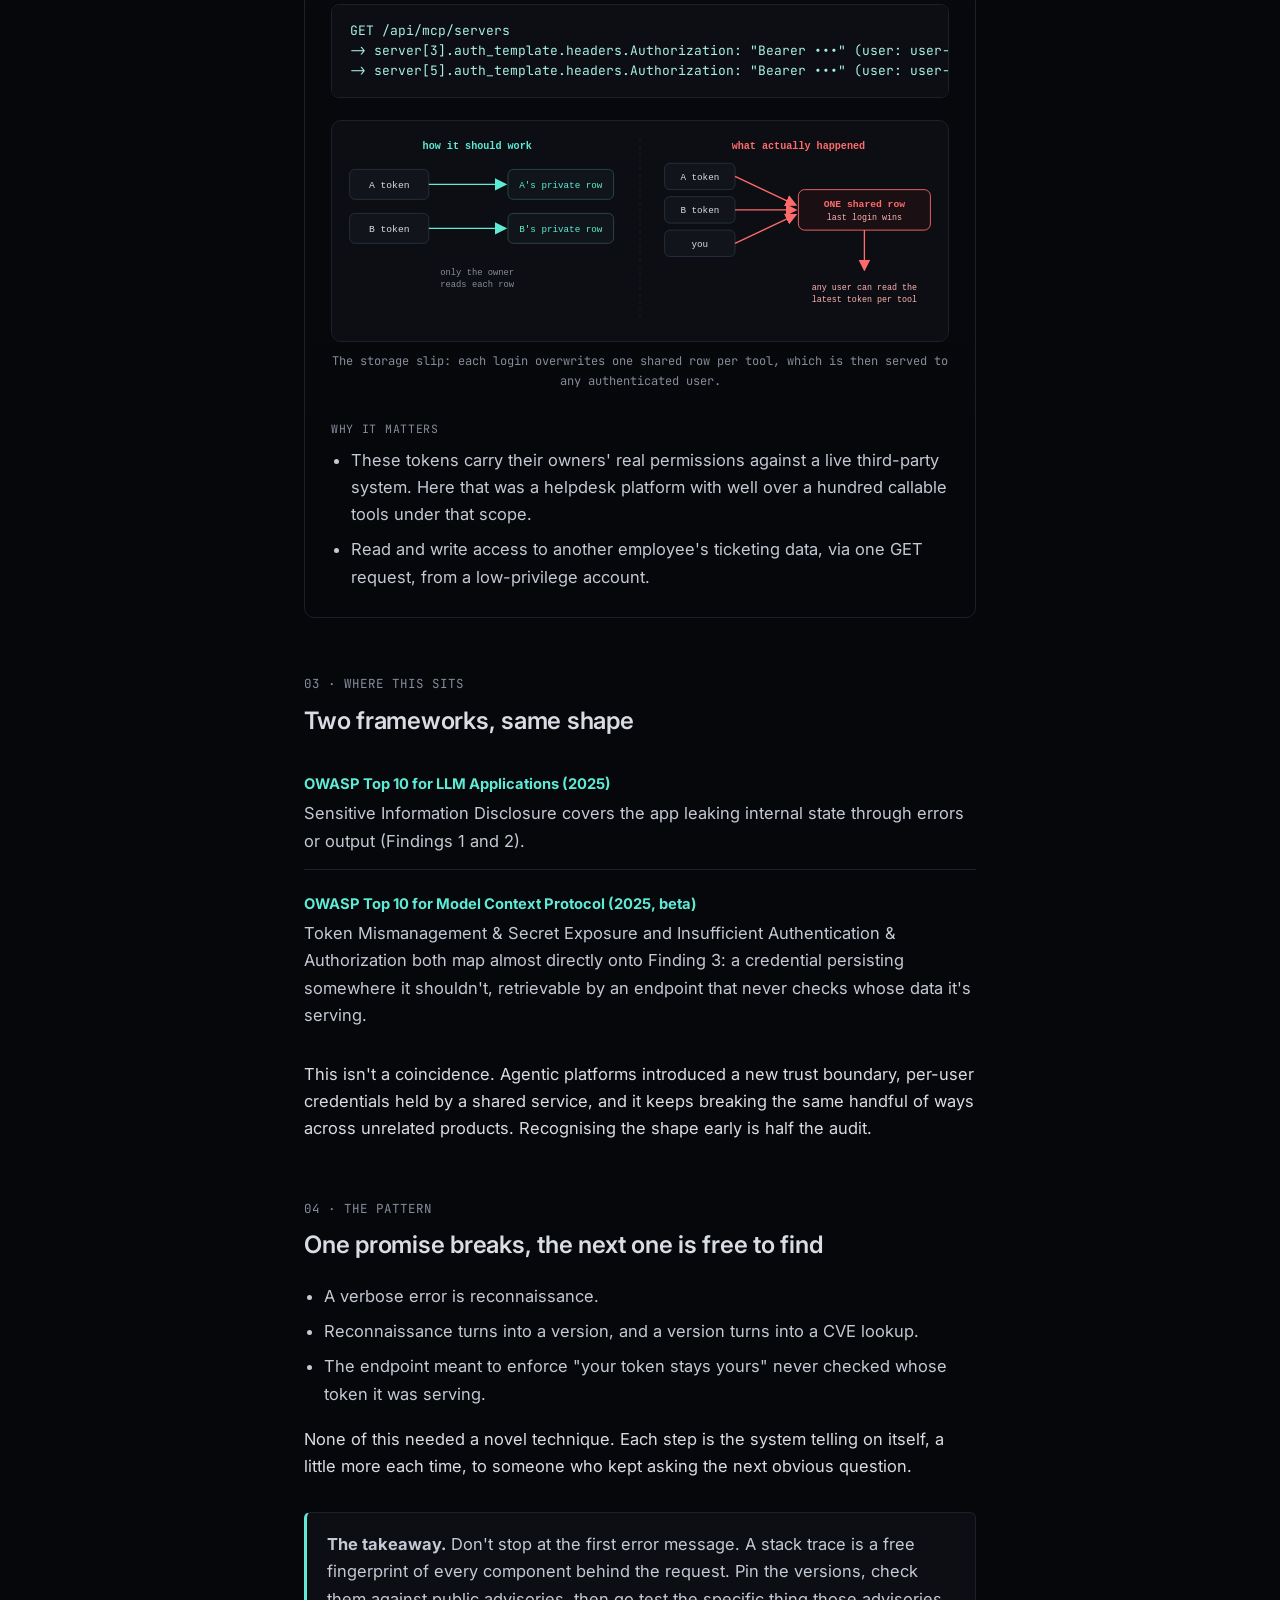
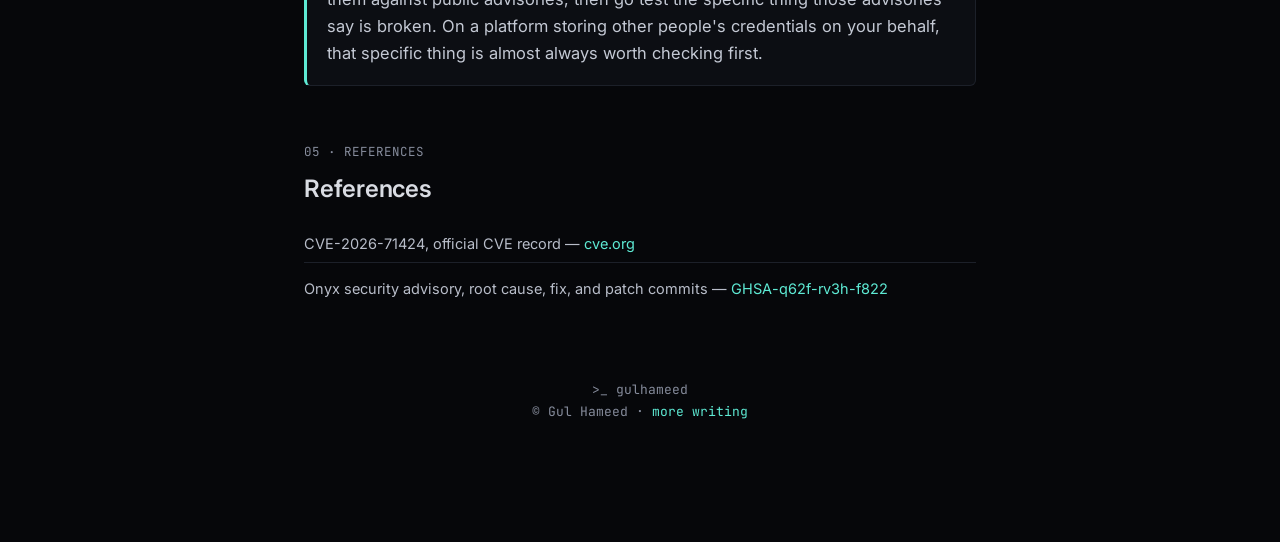
<file: blog/breaking-an-ai-platform/index.html>
<!DOCTYPE html>
<html lang="en">
<head>
<meta charset="UTF-8">
<meta name="viewport" content="width=device-width, initial-scale=1.0">
<title>Breaking an AI Platform | Gul Hameed</title>
<meta name="theme-color" content="#06070a">
<meta name="description" content="A security assessment of a self-hosted AI platform. A verbose error pinned the stack, the stack pinned a CVE, and the CVE led to a critical cross-user OAuth token leak through MCP (CVE-2026-71424).">
<meta name="author" content="Gul Hameed">
<meta property="og:type" content="article">
<meta property="og:title" content="Breaking an AI Platform">
<meta property="og:description" content="Three findings in a self-hosted LLM platform, chained by information: a stack trace, a pinned version, and a cross-user OAuth token leak.">
<meta name="twitter:card" content="summary_large_image">
<meta name="twitter:creator" content="@CyberGul">
<link rel="icon" href="data:image/svg+xml,<svg xmlns='http://www.w3.org/2000/svg' viewBox='0 0 100 100'><rect width='100' height='100' rx='22' fill='%2306070a'/><text x='50' y='68' font-size='58' font-family='monospace' font-weight='700' text-anchor='middle' fill='%2300ffa3'>%3E_</text></svg>">
<link rel="preconnect" href="https://fonts.googleapis.com">
<link rel="preconnect" href="https://fonts.gstatic.com" crossorigin>
<link href="https://fonts.googleapis.com/css2?family=Inter:wght@400;500;600;700&family=JetBrains+Mono:wght@400;500;700&display=swap" rel="stylesheet">
<style>
  :root{
    --bg:#06070a;
    --panel:#0c0e13;
    --line:#1c2029;
    --text:#d9dce3;
    --muted:#868c9c;
    --accent:#5eead4;
    --accent-dim:#2f4b47;
    --crit:#ff6b6b;
    --mono:'JetBrains Mono','Fira Code',ui-monospace,SFMono-Regular,Menlo,Consolas,monospace;
    --sans:'Inter',-apple-system,BlinkMacSystemFont,'Segoe UI',sans-serif;
  }
  *{box-sizing:border-box;}
  html,body{margin:0;padding:0;background:var(--bg);color:var(--text);font-family:var(--sans);}
  body{line-height:1.65;font-size:16.5px;}
  .wrap{max-width:720px;margin:0 auto;padding:64px 24px 120px;}
  .crumb{font-family:var(--mono);font-size:13px;color:var(--muted);margin-bottom:36px;}
  .crumb a{color:var(--muted);text-decoration:none;}
  .crumb a:hover{color:var(--accent);}
  .kicker{font-family:var(--mono);font-size:12.5px;letter-spacing:.02em;color:var(--accent);margin-bottom:14px;}
  h1{font-size:2.3rem;line-height:1.15;margin:0 0 20px;font-weight:650;letter-spacing:-0.015em;}
  .metabar{font-family:var(--mono);font-size:13px;color:var(--muted);border-top:1px solid var(--line);border-bottom:1px solid var(--line);padding:14px 0;margin:28px 0 44px;}
  p{margin:0 0 18px;color:var(--text);}
  .lede{font-size:1.08rem;color:#c4c9d4;}
  h2{font-size:1.5rem;margin:0 0 18px;font-weight:600;letter-spacing:-0.01em;}
  h3{font-size:1.18rem;margin:0 0 6px;font-weight:600;}
  .section-num{font-family:var(--mono);font-size:12.5px;color:var(--muted);margin:56px 0 6px;}
  ul{margin:0 0 18px;padding-left:20px;}
  li{margin-bottom:8px;color:#c4c9d4;}
  li b, li strong{color:var(--text);}
  .layer-list{list-style:none;padding-left:0;}
  .layer-list li{background:var(--panel);border:1px solid var(--line);border-radius:6px;padding:12px 14px;margin-bottom:10px;}
  .layer-list b{color:var(--accent);}
  pre{background:var(--panel);border:1px solid var(--line);border-radius:8px;padding:16px 18px;overflow-x:auto;font-family:var(--mono);font-size:13px;color:#a8f0e4;margin:0 0 22px;line-height:1.55;}
  code{font-family:var(--mono);font-size:0.88em;background:rgba(255,255,255,0.06);padding:1px 5px;border-radius:3px;}
  pre code{background:none;padding:0;}
  .finding{border:1px solid var(--line);border-radius:10px;padding:26px 26px 8px;margin:0 0 28px;background:linear-gradient(180deg,rgba(255,255,255,0.015),transparent);}
  .finding-eyebrow{font-family:var(--mono);font-size:12px;color:var(--muted);margin-bottom:10px;}
  .promise{font-family:var(--mono);font-size:13.5px;color:var(--accent);background:var(--accent-dim);display:inline-block;padding:5px 10px;border-radius:5px;margin:6px 0 20px;}
  .plain{background:rgba(94,234,212,0.05);border:1px solid var(--accent-dim);border-radius:8px;padding:14px 16px;margin:0 0 20px;font-size:15px;color:#c4c9d4;}
  .plain b{color:var(--accent);}
  .sev{display:inline-block;font-family:var(--mono);font-size:12px;color:var(--crit);border:1px solid rgba(255,107,107,0.4);padding:4px 10px;border-radius:5px;margin-bottom:16px;}
  .subhead{font-family:var(--mono);font-size:11.5px;letter-spacing:.06em;text-transform:uppercase;color:var(--muted);margin:20px 0 8px;}
  .frame-list{list-style:none;padding-left:0;}
  .frame-list li{padding:14px 0;border-bottom:1px solid var(--line);}
  .frame-list li:last-child{border-bottom:none;}
  .frame-list b{color:var(--accent);display:block;font-size:.92rem;margin-bottom:4px;}
  .takeaway{background:var(--panel);border:1px solid var(--line);border-left:3px solid var(--accent);border-radius:6px;padding:18px 20px;margin:32px 0;}
  .takeaway p{margin:0;color:#c4c9d4;}
  .anon{font-size:14px;color:var(--muted);border-top:1px solid var(--line);padding-top:22px;margin-top:40px;}
  .anon b{color:#a8adba;}
  .foot{font-family:var(--mono);font-size:13px;color:var(--muted);text-align:center;margin-top:72px;}
  .foot a{color:var(--accent);text-decoration:none;}
  .refblock{margin-top:8px;}
  .ref-group{font-family:var(--mono);font-size:11.5px;letter-spacing:.05em;text-transform:uppercase;color:var(--muted);margin:22px 0 8px;}
  ul.refs{list-style:none;padding-left:0;margin:0 0 8px;}
  ul.refs li{font-size:14.5px;color:#b8bdc9;padding:6px 0;border-bottom:1px solid var(--line);}
  ul.refs li:last-child{border-bottom:none;}
  ul.refs a{color:var(--accent);text-decoration:none;word-break:break-word;}
  ul.refs a:hover{text-decoration:underline;}
  figure{margin:8px 0 28px;}
  figure svg{width:100%;height:auto;display:block;background:var(--panel);border:1px solid var(--line);border-radius:10px;}
  figcaption{font-family:var(--mono);font-size:12px;color:var(--muted);margin-top:10px;text-align:center;}
  @media(max-width:600px){
    .wrap{padding:40px 18px 90px;}
    h1{font-size:1.8rem;}
    .finding{padding:20px 18px 6px;}
  }
</style>
</head>
<body>
<div class="wrap">

  <div class="crumb">
    <a href="https://gdroz3r.github.io/">&gt;_ gulhameed</a> &nbsp;/&nbsp;
    <a href="https://gdroz3r.github.io/blog/">Blog</a>
  </div>

  <div class="kicker">API security · LLM platform · CVE chain</div>
  <h1>Breaking an AI Platform</h1>

  <p class="lede">I tested a self-hosted AI platform: a chat UI in front of several LLM providers, with agents that call out to real company tools through MCP. The bug that mattered most came from a chain. One verbose error told me what the platform was running. That told me which public CVE applied. And that pointed straight at the endpoint that mattered.</p>

  <div class="metabar">3 findings · Self-hosted AI platform · Chain method · ~6 min read</div>

  <div class="section-num">01 · THE SETUP</div>
  <h2>Three layers, one trust boundary</h2>

  <p>The platform is three layers stacked on top of each other.</p>

  <ul class="layer-list">
    <li><b>Chat backend.</b> Takes the user's message and per-request options (which model, which tools) and hands them off.</li>
    <li><b>LLM routing layer.</b> Embedded as a library rather than run as its own service. It normalises the request for whichever provider is selected (OpenAI, Anthropic, Gemini, a self-hosted model).</li>
    <li><b>MCP layer.</b> Model Context Protocol servers that expose real tools (ticketing, CRM, internal APIs) to the agent, gated by credentials the platform stores on the user's behalf.</li>
  </ul>

  <p>The MCP layer is where the interesting trust boundary lives. Some servers are shared org-wide. Others are configured per-user, meaning each person authenticates individually and the token that results is supposed to be theirs alone.</p>

  <p>I tested as one standard, authenticated account. Nothing elevated. The question that mattered was simple: does "per user" actually mean per user once that token is stored?</p>

  <!-- ARCHITECTURE DIAGRAM -->
  <figure>
    <svg viewBox="0 0 700 340" xmlns="http://www.w3.org/2000/svg" role="img" aria-label="Two request paths through the platform: the LLM path and the MCP token path, with a per-user trust boundary.">
      <defs>
        <marker id="arr" markerWidth="9" markerHeight="9" refX="7" refY="4.5" orient="auto">
          <path d="M0,0 L9,4.5 L0,9 z" fill="#5eead4"/>
        </marker>
        <marker id="arrRed" markerWidth="9" markerHeight="9" refX="7" refY="4.5" orient="auto">
          <path d="M0,0 L9,4.5 L0,9 z" fill="#ff6b6b"/>
        </marker>
      </defs>

      <!-- USER -->
      <rect x="20" y="130" width="92" height="60" rx="8" fill="#11141b" stroke="#2b3140"/>
      <text x="66" y="158" text-anchor="middle" fill="#d9dce3" font-family="monospace" font-size="13" font-weight="600">user</text>
      <text x="66" y="176" text-anchor="middle" fill="#868c9c" font-family="monospace" font-size="10.5">1 std acct</text>

      <!-- LLM PATH (top) -->
      <rect x="180" y="34" width="120" height="56" rx="8" fill="#0f151a" stroke="#2f4b47"/>
      <text x="240" y="58" text-anchor="middle" fill="#5eead4" font-family="monospace" font-size="11.5" font-weight="600">chat backend</text>
      <text x="240" y="74" text-anchor="middle" fill="#868c9c" font-family="monospace" font-size="10">picks model + tools</text>

      <rect x="360" y="34" width="120" height="56" rx="8" fill="#0f151a" stroke="#2f4b47"/>
      <text x="420" y="54" text-anchor="middle" fill="#5eead4" font-family="monospace" font-size="11.5" font-weight="600">LLM SDK</text>
      <text x="420" y="70" text-anchor="middle" fill="#868c9c" font-family="monospace" font-size="10">embedded, not</text>
      <text x="420" y="82" text-anchor="middle" fill="#868c9c" font-family="monospace" font-size="10">a proxy</text>

      <rect x="540" y="34" width="140" height="56" rx="8" fill="#11141b" stroke="#2b3140"/>
      <text x="610" y="58" text-anchor="middle" fill="#d9dce3" font-family="monospace" font-size="11.5" font-weight="600">provider</text>
      <text x="610" y="74" text-anchor="middle" fill="#868c9c" font-family="monospace" font-size="10">OpenAI / Gemini</text>

      <!-- LLM path arrows -->
      <line x1="112" y1="150" x2="240" y2="92" stroke="#5eead4" stroke-width="1.6" marker-end="url(#arr)"/>
      <line x1="300" y1="62" x2="356" y2="62" stroke="#5eead4" stroke-width="1.6" marker-end="url(#arr)"/>
      <line x1="480" y1="62" x2="536" y2="62" stroke="#5eead4" stroke-width="1.6" marker-end="url(#arr)"/>
      <text x="360" y="24" text-anchor="middle" fill="#868c9c" font-family="monospace" font-size="10">the LLM path  ·  errors leak the stack (F1 / F2)</text>

      <!-- MCP PATH (bottom) -->
      <rect x="180" y="240" width="120" height="56" rx="8" fill="#0f151a" stroke="#3a2b30"/>
      <text x="240" y="264" text-anchor="middle" fill="#ff9d9d" font-family="monospace" font-size="11.5" font-weight="600">MCP config</text>
      <text x="240" y="280" text-anchor="middle" fill="#868c9c" font-family="monospace" font-size="10">/api/mcp/servers</text>

      <rect x="360" y="240" width="120" height="56" rx="8" fill="#0f151a" stroke="#3a2b30"/>
      <text x="420" y="264" text-anchor="middle" fill="#ff9d9d" font-family="monospace" font-size="11.5" font-weight="600">stored token</text>
      <text x="420" y="280" text-anchor="middle" fill="#868c9c" font-family="monospace" font-size="10">shared row (bug)</text>

      <rect x="540" y="240" width="140" height="56" rx="8" fill="#11141b" stroke="#2b3140"/>
      <text x="610" y="264" text-anchor="middle" fill="#d9dce3" font-family="monospace" font-size="11.5" font-weight="600">third-party tool</text>
      <text x="610" y="280" text-anchor="middle" fill="#868c9c" font-family="monospace" font-size="10">helpdesk / CRM</text>

      <!-- MCP path arrows -->
      <line x1="112" y1="170" x2="240" y2="236" stroke="#ff6b6b" stroke-width="1.6" marker-end="url(#arrRed)"/>
      <line x1="300" y1="268" x2="356" y2="268" stroke="#ff6b6b" stroke-width="1.6" marker-end="url(#arrRed)"/>
      <line x1="480" y1="268" x2="536" y2="268" stroke="#ff6b6b" stroke-width="1.6" marker-end="url(#arrRed)"/>
      <text x="360" y="322" text-anchor="middle" fill="#868c9c" font-family="monospace" font-size="10">the MCP token path  ·  per-user token leaks cross-user (F3)</text>

      <!-- trust boundary label -->
      <rect x="352" y="300" width="136" height="2" fill="none"/>
    </svg>
    <figcaption>Two paths, one account. The LLM path leaks the stack; the MCP token path leaks other users' credentials.</figcaption>
  </figure>

  <div class="section-num">02 · THE CHAIN</div>
  <h2>Three findings, each one paying for the next</h2>
  <p>None of these needed exploit chaining in the traditional sense. What chained was information. Each finding pointed straight at the next request to send.</p>

  <!-- CHAIN FLOW DIAGRAM -->
  <figure>
    <svg viewBox="0 0 700 190" xmlns="http://www.w3.org/2000/svg" role="img" aria-label="The chain: a stack trace leads to a pinned version, which leads to a matching CVE, which leads to the cross-user token leak.">
      <defs>
        <marker id="c" markerWidth="10" markerHeight="10" refX="8" refY="5" orient="auto">
          <path d="M0,0 L10,5 L0,10 z" fill="#5eead4"/>
        </marker>
      </defs>

      <!-- node 1 -->
      <rect x="18" y="60" width="150" height="70" rx="9" fill="#0f151a" stroke="#2f4b47"/>
      <text x="93" y="84" text-anchor="middle" fill="#5eead4" font-family="monospace" font-size="12" font-weight="600">F1 · stack trace</text>
      <text x="93" y="102" text-anchor="middle" fill="#868c9c" font-family="monospace" font-size="10">paths, SDK</text>
      <text x="93" y="115" text-anchor="middle" fill="#868c9c" font-family="monospace" font-size="10">version, proj ID</text>

      <!-- node 2 -->
      <rect x="200" y="60" width="150" height="70" rx="9" fill="#0f151a" stroke="#2f4b47"/>
      <text x="275" y="84" text-anchor="middle" fill="#5eead4" font-family="monospace" font-size="12" font-weight="600">F2 · pinned ver</text>
      <text x="275" y="102" text-anchor="middle" fill="#868c9c" font-family="monospace" font-size="10">line-number</text>
      <text x="275" y="115" text-anchor="middle" fill="#868c9c" font-family="monospace" font-size="10">fingerprint</text>

      <!-- node 3 -->
      <rect x="382" y="60" width="150" height="70" rx="9" fill="#0f151a" stroke="#2f4b47"/>
      <text x="457" y="84" text-anchor="middle" fill="#5eead4" font-family="monospace" font-size="12" font-weight="600">advisory match</text>
      <text x="457" y="102" text-anchor="middle" fill="#868c9c" font-family="monospace" font-size="10">version is in</text>
      <text x="457" y="115" text-anchor="middle" fill="#868c9c" font-family="monospace" font-size="10">CVE range</text>

      <!-- node 4 (critical) -->
      <rect x="546" y="55" width="136" height="80" rx="9" fill="#1a0f12" stroke="#ff6b6b"/>
      <text x="614" y="82" text-anchor="middle" fill="#ff6b6b" font-family="monospace" font-size="12" font-weight="700">F3 · token leak</text>
      <text x="614" y="100" text-anchor="middle" fill="#ffb3b3" font-family="monospace" font-size="10">cross-user OAuth</text>
      <text x="614" y="113" text-anchor="middle" fill="#ffb3b3" font-family="monospace" font-size="10">CVSS 9.6</text>

      <!-- arrows -->
      <line x1="168" y1="95" x2="196" y2="95" stroke="#5eead4" stroke-width="1.8" marker-end="url(#c)"/>
      <line x1="350" y1="95" x2="378" y2="95" stroke="#5eead4" stroke-width="1.8" marker-end="url(#c)"/>
      <line x1="532" y1="95" x2="542" y2="95" stroke="#5eead4" stroke-width="1.8" marker-end="url(#c)"/>

      <text x="350" y="30" text-anchor="middle" fill="#868c9c" font-family="monospace" font-size="10.5">each finding hands the next one its map</text>
      <text x="350" y="168" text-anchor="middle" fill="#868c9c" font-family="monospace" font-size="10.5">information chains, not payloads</text>
    </svg>
    <figcaption>The chain: a leaked error becomes a pinned version, becomes a matching CVE, becomes the critical.</figcaption>
  </figure>

  <div class="finding">
    <div class="finding-eyebrow">FINDING 1</div>
    <h3>A stack trace told me the stack</h3>
    <div class="promise">The promise: internal errors stay internal.</div>

    <div class="subhead">What I did</div>
    <ul>
      <li>Sent a chat request with a model name the SDK's provider mapping mishandles.</li>
      <li>Sent a second request naming a real model the deployment's cloud project wasn't provisioned for.</li>
    </ul>

    <div class="subhead">What happened</div>
    <ul>
      <li>First request returned a full Python traceback: internal file paths, the LLM SDK's version-specific internals, the Python runtime version. The root cause was a known, public upstream bug, a response parser choking on a constant of the wrong type.</li>
      <li>Second request returned the cloud provider's raw error, including the project identifier and inference region.</li>
      <li>Two more variants surfaced the same way: a raw internal dictionary key in an unhandled exception, and a duplicate-tool-registration error that printed internal MCP tool names.</li>
    </ul>

    <div class="subhead">Why it matters</div>
    <ul>
      <li>Not RCE, but free reconnaissance.</li>
      <li>Source paths plus a pinned SDK version mean a CVE lookup instead of a guess.</li>
      <li>A leaked cloud project ID is infrastructure fingerprinting, handed over by the app itself.</li>
      <li>The leaked internal tool and object names became the table of contents for what to test next.</li>
    </ul>

    <pre>POST /chat  { model: "&lt;malformed&gt;" }               -> full stack trace, internal paths, SDK version
POST /chat  { model: "&lt;valid-but-unprovisioned&gt;" }  -> upstream error, cloud project ID leaked</pre>
  </div>

  <div class="finding">
    <div class="finding-eyebrow">FINDING 2</div>
    <h3>The version in the stack trace was a known-bad version</h3>
    <div class="promise">The promise: the components behind the platform are current and patched.</div>

    <div class="subhead">What I did</div>
    <ul>
      <li>Took the SDK version and paths from Finding 1, then matched line numbers against public release history to pin an exact version.</li>
      <li>Fingerprinted the platform's own version the same way, then cross-referenced both against public advisory databases.</li>
    </ul>

    <div class="subhead">What happened</div>
    <ul>
      <li>The embedded LLM SDK was running well behind current. Ten CVEs exist for it, all in a proxy-server component this deployment doesn't run, so all ten were not applicable here. One non-CVE bug in that same codebase, however, matched Finding 1's crash exactly.</li>
      <li>The platform itself was one major release behind, squarely inside the vulnerable range of a critical, publicly disclosed CVE. That CVE is Finding 3, below.</li>
    </ul>

    <div class="subhead">Why it matters</div>
    <ul>
      <li>On its own, this is a hygiene finding.</li>
      <li>Chained, it's the step that turns "I have a stack trace" into "I know exactly which public exploit applies."</li>
    </ul>
  </div>

  <div class="finding">
    <div class="finding-eyebrow">FINDING 3</div>
    <span class="sev">CRITICAL · CVSS 9.6</span>
    <h3>Cross-user OAuth tokens, returned to any authenticated user</h3>
    <div class="promise">The promise: a per-user credential is readable by exactly one user, the one it belongs to.</div>

    <div class="plain">
      <b>In plain terms.</b> Onyx lets each user connect an external tool (a helpdesk, a CRM) with their own login, and that login token is meant to stay private to them. CVE-2026-71424 is the bug where asking Onyx to list the connected servers hands back another user's token: whoever connected to each tool most recently. The cause is a storage slip: each person's private token was being copied into one shared record per tool, overwriting the previous one, and every user is allowed to read that record.
    </div>

    <div class="subhead">What I did</div>
    <ul>
      <li>As a standard, non-admin account, called the endpoint that lists an organisation's configured MCP servers.</li>
    </ul>

    <div class="subhead">What happened</div>
    <ul>
      <li>The response listed every MCP server in the org, including each server's auth headers, even for servers I had never connected and didn't own.</li>
      <li>For each server configured as per-user, the live OAuth Bearer token of another user, whoever had connected most recently, came back in plain text in the <code>Authorization</code> header field.</li>
      <li>This is a published vulnerability, <b>CVE-2026-71424</b> (CVSS 9.6, CWE-200 and CWE-863), affecting the platform before versions 3.1.10, 3.2.14, and 4.0.0.</li>
      <li>The root cause is a storage bug plus an exposure bug. Per-user tokens get copied into a shared template row meant to hold only the server's OAuth app settings, with each new login overwriting the last. The server-listing endpoint then returns that row's headers, unmasked, to any logged-in user.</li>
      <li>The platform's own status flags marked these tokens as active and connected.</li>
    </ul>

    <pre>GET /api/mcp/servers
-> server[3].auth_template.headers.Authorization: "Bearer •••" (user: user-a@{org}, anonymised)
-> server[5].auth_template.headers.Authorization: "Bearer •••" (user: user-b@{org}, anonymised)</pre>

    <figure>
      <svg viewBox="0 0 700 250" xmlns="http://www.w3.org/2000/svg" role="img" aria-label="How it should work versus what happened: per-user tokens should go to private rows, but each login overwrote one shared row that any user can read.">
        <defs>
          <marker id="g" markerWidth="9" markerHeight="9" refX="7" refY="4.5" orient="auto"><path d="M0,0 L9,4.5 L0,9 z" fill="#5eead4"/></marker>
          <marker id="r" markerWidth="9" markerHeight="9" refX="7" refY="4.5" orient="auto"><path d="M0,0 L9,4.5 L0,9 z" fill="#ff6b6b"/></marker>
        </defs>

        <!-- divider -->
        <line x1="350" y1="20" x2="350" y2="230" stroke="#1c2029" stroke-width="1" stroke-dasharray="4 4"/>

        <!-- LEFT: should work -->
        <text x="165" y="32" text-anchor="middle" fill="#5eead4" font-family="monospace" font-size="11.5" font-weight="600">how it should work</text>

        <rect x="20" y="55" width="90" height="34" rx="6" fill="#11141b" stroke="#2b3140"/>
        <text x="65" y="76" text-anchor="middle" fill="#d9dce3" font-family="monospace" font-size="11">A token</text>
        <rect x="20" y="105" width="90" height="34" rx="6" fill="#11141b" stroke="#2b3140"/>
        <text x="65" y="126" text-anchor="middle" fill="#d9dce3" font-family="monospace" font-size="11">B token</text>

        <rect x="200" y="55" width="120" height="34" rx="6" fill="#0f151a" stroke="#2f4b47"/>
        <text x="260" y="76" text-anchor="middle" fill="#5eead4" font-family="monospace" font-size="10.5">A's private row</text>
        <rect x="200" y="105" width="120" height="34" rx="6" fill="#0f151a" stroke="#2f4b47"/>
        <text x="260" y="126" text-anchor="middle" fill="#5eead4" font-family="monospace" font-size="10.5">B's private row</text>

        <line x1="110" y1="72" x2="196" y2="72" stroke="#5eead4" stroke-width="1.6" marker-end="url(#g)"/>
        <line x1="110" y1="122" x2="196" y2="122" stroke="#5eead4" stroke-width="1.6" marker-end="url(#g)"/>
        <text x="165" y="175" text-anchor="middle" fill="#868c9c" font-family="monospace" font-size="10">only the owner</text>
        <text x="165" y="189" text-anchor="middle" fill="#868c9c" font-family="monospace" font-size="10">reads each row</text>

        <!-- RIGHT: what happened -->
        <text x="530" y="32" text-anchor="middle" fill="#ff6b6b" font-family="monospace" font-size="11.5" font-weight="600">what actually happened</text>

        <rect x="378" y="48" width="80" height="30" rx="6" fill="#11141b" stroke="#2b3140"/>
        <text x="418" y="67" text-anchor="middle" fill="#d9dce3" font-family="monospace" font-size="10.5">A token</text>
        <rect x="378" y="86" width="80" height="30" rx="6" fill="#11141b" stroke="#2b3140"/>
        <text x="418" y="105" text-anchor="middle" fill="#d9dce3" font-family="monospace" font-size="10.5">B token</text>
        <rect x="378" y="124" width="80" height="30" rx="6" fill="#11141b" stroke="#2b3140"/>
        <text x="418" y="143" text-anchor="middle" fill="#d9dce3" font-family="monospace" font-size="10.5">you</text>

        <rect x="530" y="78" width="150" height="46" rx="7" fill="#1a0f12" stroke="#ff6b6b"/>
        <text x="605" y="98" text-anchor="middle" fill="#ff6b6b" font-family="monospace" font-size="11" font-weight="700">ONE shared row</text>
        <text x="605" y="113" text-anchor="middle" fill="#ffb3b3" font-family="monospace" font-size="9.5">last login wins</text>

        <line x1="458" y1="63" x2="526" y2="95" stroke="#ff6b6b" stroke-width="1.5" marker-end="url(#r)"/>
        <line x1="458" y1="101" x2="526" y2="101" stroke="#ff6b6b" stroke-width="1.5" marker-end="url(#r)"/>
        <line x1="458" y1="139" x2="526" y2="107" stroke="#ff6b6b" stroke-width="1.5" marker-end="url(#r)"/>

        <line x1="605" y1="124" x2="605" y2="168" stroke="#ff6b6b" stroke-width="1.5" marker-end="url(#r)"/>
        <text x="605" y="192" text-anchor="middle" fill="#ffb3b3" font-family="monospace" font-size="9.5">any user can read the</text>
        <text x="605" y="206" text-anchor="middle" fill="#ffb3b3" font-family="monospace" font-size="9.5">latest token per tool</text>
      </svg>
      <figcaption>The storage slip: each login overwrites one shared row per tool, which is then served to any authenticated user.</figcaption>
    </figure>

    <div class="subhead">Why it matters</div>
    <ul>
      <li>These tokens carry their owners' real permissions against a live third-party system. Here that was a helpdesk platform with well over a hundred callable tools under that scope.</li>
      <li>Read and write access to another employee's ticketing data, via one GET request, from a low-privilege account.</li>
    </ul>
  </div>

  <div class="section-num">03 · WHERE THIS SITS</div>
  <h2>Two frameworks, same shape</h2>

  <ul class="frame-list">
    <li><b>OWASP Top 10 for LLM Applications (2025)</b>Sensitive Information Disclosure covers the app leaking internal state through errors or output (Findings 1 and 2).</li>
    <li><b>OWASP Top 10 for Model Context Protocol (2025, beta)</b>Token Mismanagement &amp; Secret Exposure and Insufficient Authentication &amp; Authorization both map almost directly onto Finding 3: a credential persisting somewhere it shouldn't, retrievable by an endpoint that never checks whose data it's serving.</li>
  </ul>

  <p>This isn't a coincidence. Agentic platforms introduced a new trust boundary, per-user credentials held by a shared service, and it keeps breaking the same handful of ways across unrelated products. Recognising the shape early is half the audit.</p>

  <div class="section-num">04 · THE PATTERN</div>
  <h2>One promise breaks, the next one is free to find</h2>

  <ul>
    <li>A verbose error is reconnaissance.</li>
    <li>Reconnaissance turns into a version, and a version turns into a CVE lookup.</li>
    <li>The endpoint meant to enforce "your token stays yours" never checked whose token it was serving.</li>
  </ul>

  <p>None of this needed a novel technique. Each step is the system telling on itself, a little more each time, to someone who kept asking the next obvious question.</p>

  <div class="takeaway">
    <p><b>The takeaway.</b> Don't stop at the first error message. A stack trace is a free fingerprint of every component behind the request. Pin the versions, check them against public advisories, then go test the specific thing those advisories say is broken. On a platform storing other people's credentials on your behalf, that specific thing is almost always worth checking first.</p>
  </div>

  <div class="section-num">05 · REFERENCES</div>
  <h2>References</h2>

  <div class="refblock">
    <ul class="refs">
      <li>CVE-2026-71424, official CVE record — <a href="https://www.cve.org/CVERecord?id=CVE-2026-71424">cve.org</a></li>
      <li>Onyx security advisory, root cause, fix, and patch commits — <a href="https://github.com/onyx-dot-app/onyx/security/advisories/GHSA-q62f-rv3h-f822">GHSA-q62f-rv3h-f822</a></li>
    </ul>
  </div>

  <div class="foot">
    &gt;_ gulhameed<br>
    © Gul Hameed · <a href="https://gdroz3r.github.io/blog/">more writing</a>
  </div>

</div>
</body>
</html>
</file>
<file: css/styles.css>
/* =================================================================
   Gul Hameed — Portfolio
   Premium dark / terminal-inspired security aesthetic
   ================================================================= */

/* ---------- Design tokens ---------- */
:root {
  --bg:        #06070a;
  --bg-2:      #0a0c11;
  --surface:   rgba(255, 255, 255, 0.025);
  --surface-2: rgba(255, 255, 255, 0.045);
  --border:    rgba(255, 255, 255, 0.08);
  --border-2:  rgba(255, 255, 255, 0.14);

  --text:      #e8edf5;
  --text-soft: #b6bfce;
  --muted:     #7d869a;
  --faint:     #565e70;

  --accent:    #00ffa3;   /* terminal green */
  --accent-2:  #38d6ff;   /* cyan */
  --accent-3:  #a07bff;   /* violet */
  --warn:      #ffb454;   /* amber */

  --accent-glow: rgba(0, 255, 163, 0.35);

  --font-display: "Space Grotesk", -apple-system, BlinkMacSystemFont, "Segoe UI", sans-serif;
  --font-body:    "Inter", -apple-system, BlinkMacSystemFont, "Segoe UI", Roboto, sans-serif;
  --font-mono:    "JetBrains Mono", ui-monospace, "SF Mono", Menlo, Consolas, monospace;

  --maxw: 1240px;
  --ease: cubic-bezier(0.16, 1, 0.3, 1);
  --radius: 18px;
}

/* ---------- Reset ---------- */
*, *::before, *::after { box-sizing: border-box; margin: 0; padding: 0; }

html { scroll-behavior: smooth; -webkit-text-size-adjust: 100%; }

body {
  font-family: var(--font-body);
  background: var(--bg);
  color: var(--text);
  line-height: 1.6;
  overflow-x: hidden;
  -webkit-font-smoothing: antialiased;
  text-rendering: optimizeLegibility;
  cursor: auto;
}

@media (pointer: fine) {
  body { cursor: none; }
  a, button, input, [data-cursor] { cursor: none; }
}

a { color: inherit; text-decoration: none; }
ul { list-style: none; }
img { max-width: 100%; display: block; }
::selection { background: var(--accent); color: #04110b; }

.accent { color: var(--accent); }
.hl {
  color: var(--text);
  background: linear-gradient(transparent 62%, rgba(0,255,163,0.18) 62%);
  padding: 0 2px;
}

/* =================================================================
   Background layers
   ================================================================= */
.bg-rain, .bg-aurora, .bg-grid, .bg-noise {
  position: fixed;
  inset: 0;
  z-index: -2;
  pointer-events: none;
}
.bg-rain { z-index: -3; opacity: 0.5; }

.bg-aurora {
  z-index: -4;
  background:
    radial-gradient(50% 50% at 18% 8%,  rgba(0,255,163,0.10), transparent 70%),
    radial-gradient(45% 45% at 85% 18%, rgba(56,214,255,0.09), transparent 70%),
    radial-gradient(55% 55% at 70% 95%, rgba(160,123,255,0.10), transparent 70%);
  filter: blur(10px);
  animation: aurora 22s ease-in-out infinite alternate;
}
@keyframes aurora {
  0%   { transform: translate3d(-2%, -1%, 0) scale(1.05); }
  100% { transform: translate3d(3%, 2%, 0) scale(1.15); }
}

.bg-grid {
  z-index: -3;
  background-image:
    linear-gradient(rgba(255,255,255,0.025) 1px, transparent 1px),
    linear-gradient(90deg, rgba(255,255,255,0.025) 1px, transparent 1px);
  background-size: 64px 64px;
  -webkit-mask-image: radial-gradient(ellipse 90% 60% at 50% 0%, #000 25%, transparent 80%);
          mask-image: radial-gradient(ellipse 90% 60% at 50% 0%, #000 25%, transparent 80%);
}

.bg-noise {
  z-index: -1;
  opacity: 0.035;
  background-image: url("data:image/svg+xml,%3Csvg xmlns='http://www.w3.org/2000/svg' width='160' height='160'%3E%3Cfilter id='n'%3E%3CfeTurbulence type='fractalNoise' baseFrequency='0.85' numOctaves='3'/%3E%3C/filter%3E%3Crect width='100%25' height='100%25' filter='url(%23n)'/%3E%3C/svg%3E");
}

/* =================================================================
   Custom cursor
   ================================================================= */
.cursor-dot, .cursor-ring {
  position: fixed;
  top: 0; left: 0;
  border-radius: 50%;
  pointer-events: none;
  z-index: 9999;
  transform: translate(-50%, -50%);
  will-change: transform;
}
.cursor-dot {
  width: 6px; height: 6px;
  background: var(--accent);
}
.cursor-ring {
  width: 34px; height: 34px;
  border: 1.5px solid rgba(255,255,255,0.35);
  transition: width .25s var(--ease), height .25s var(--ease),
              border-color .25s var(--ease), background .25s var(--ease);
}
.cursor-ring.is-hover {
  width: 56px; height: 56px;
  border-color: var(--accent);
  background: rgba(0,255,163,0.08);
}
@media (pointer: coarse) {
  .cursor-dot, .cursor-ring { display: none; }
}

/* =================================================================
   Scroll progress
   ================================================================= */
.scroll-progress {
  position: fixed;
  top: 0; left: 0;
  height: 2px; width: 0%;
  background: linear-gradient(90deg, var(--accent), var(--accent-2));
  z-index: 1000;
  box-shadow: 0 0 12px var(--accent-glow);
}

/* =================================================================
   Preloader
   ================================================================= */
.preloader {
  position: fixed;
  inset: 0;
  z-index: 2000;
  background: var(--bg);
  display: flex;
  align-items: center;
  justify-content: center;
  transition: opacity .6s var(--ease), visibility .6s;
}
.preloader.hidden { opacity: 0; visibility: hidden; }
.preloader__terminal {
  font-family: var(--font-mono);
  font-size: clamp(13px, 3.5vw, 16px);
  color: var(--text-soft);
  max-width: 90vw;
}
.preloader__prompt { color: var(--accent); }
.preloader__path { color: var(--accent-2); }
.preloader__cmd { color: var(--text); }
.preloader__cursor { color: var(--accent); animation: blink 1s step-end infinite; }
.preloader__out { color: var(--muted); margin-top: 8px; white-space: pre-line; }
@keyframes blink { 50% { opacity: 0; } }

/* =================================================================
   Navigation
   ================================================================= */
.nav {
  position: fixed;
  top: 0; left: 0; right: 0;
  z-index: 900;
  display: flex;
  align-items: center;
  justify-content: space-between;
  gap: 24px;
  padding: 18px clamp(20px, 5vw, 56px);
  transition: transform .4s var(--ease), background .4s var(--ease),
              backdrop-filter .4s var(--ease), border-color .4s var(--ease);
  border-bottom: 1px solid transparent;
}
.nav.scrolled {
  background: rgba(6,7,10,0.72);
  backdrop-filter: blur(14px) saturate(140%);
  -webkit-backdrop-filter: blur(14px) saturate(140%);
  border-bottom: 1px solid var(--border);
  padding-top: 14px;
  padding-bottom: 14px;
}
.nav.hidden { transform: translateY(-110%); }

.nav__brand {
  display: flex;
  align-items: center;
  gap: 10px;
  font-family: var(--font-mono);
  font-weight: 700;
  font-size: 16px;
  letter-spacing: -0.02em;
}
.nav__logo {
  color: var(--accent);
  font-family: var(--font-mono);
  text-shadow: 0 0 16px var(--accent-glow);
}
.nav__name { color: var(--text); }

.nav__links {
  display: flex;
  gap: 30px;
  font-size: 14px;
  font-weight: 500;
  color: var(--text-soft);
}
.nav__links a {
  position: relative;
  padding: 4px 0;
  transition: color .25s;
}
.nav__links a::after {
  content: "";
  position: absolute;
  left: 0; bottom: -2px;
  width: 0; height: 1.5px;
  background: var(--accent);
  transition: width .3s var(--ease);
}
.nav__links a:hover, .nav__links a.active { color: var(--text); }
.nav__links a:hover::after, .nav__links a.active::after { width: 100%; }

.nav__cta {
  display: inline-flex;
  align-items: center;
  gap: 8px;
  font-family: var(--font-mono);
  font-size: 13px;
  font-weight: 600;
  padding: 9px 16px;
  border: 1px solid rgba(0,255,163,0.4);
  border-radius: 100px;
  color: var(--text);
  background: rgba(0,255,163,0.07);
  transition: all .3s var(--ease);
}
.nav__cta-mark { width: 16px; height: 16px; color: var(--accent); flex-shrink: 0; }
.nav__cta-arrow { transition: transform .3s var(--ease); opacity: .65; }
.nav__cta:hover {
  border-color: var(--accent);
  color: var(--accent);
  background: rgba(0,255,163,0.13);
  box-shadow: 0 0 28px rgba(0,255,163,0.22);
  transform: translateY(-1px);
}
.nav__cta:hover .nav__cta-arrow { transform: translate(2px, -2px); opacity: 1; }

.nav__burger {
  display: none;
  flex-direction: column;
  gap: 5px;
  background: none;
  border: none;
  padding: 8px;
}
.nav__burger span {
  width: 24px; height: 2px;
  background: var(--text);
  transition: transform .3s var(--ease), opacity .3s;
}
.nav__burger.open span:first-child { transform: translateY(3.5px) rotate(45deg); }
.nav__burger.open span:last-child { transform: translateY(-3.5px) rotate(-45deg); }

.mobile-menu {
  position: fixed;
  top: 0; right: 0;
  height: 100dvh;
  width: min(78vw, 320px);
  background: var(--bg-2);
  border-left: 1px solid var(--border);
  z-index: 850;
  display: flex;
  flex-direction: column;
  justify-content: center;
  gap: 8px;
  padding: 0 32px;
  transform: translateX(100%);
  transition: transform .45s var(--ease);
}
.mobile-menu.open { transform: translateX(0); }
.mobile-menu a {
  font-family: var(--font-display);
  font-size: 26px;
  font-weight: 600;
  padding: 10px 0;
  color: var(--text-soft);
  border-bottom: 1px solid var(--border);
  transition: color .25s, padding-left .25s var(--ease);
}
.mobile-menu a:hover { color: var(--accent); padding-left: 8px; }
.mobile-menu__cta { color: var(--accent) !important; }

/* =================================================================
   Layout helpers
   ================================================================= */
.section {
  max-width: var(--maxw);
  margin: 0 auto;
  padding: clamp(80px, 12vw, 150px) clamp(20px, 5vw, 56px);
}
.section__head { margin-bottom: 56px; }
.section__index {
  display: inline-block;
  font-family: var(--font-mono);
  font-size: 13px;
  color: var(--accent);
  letter-spacing: 0.2em;
  margin-bottom: 14px;
}
.section__title {
  font-family: var(--font-display);
  font-size: clamp(30px, 5.5vw, 56px);
  font-weight: 600;
  letter-spacing: -0.03em;
  line-height: 1.05;
}
.section__sub {
  margin-top: 16px;
  color: var(--muted);
  font-size: clamp(15px, 2vw, 17px);
  max-width: 560px;
}

/* =================================================================
   Hero
   ================================================================= */
.hero {
  min-height: 100dvh;
  display: flex;
  flex-direction: column;
  justify-content: center;
  max-width: var(--maxw);
  margin: 0 auto;
  padding: 120px clamp(20px, 5vw, 56px) 70px;
  position: relative;
}
.hero__inner {
  display: grid;
  grid-template-columns: 1.15fr 0.85fr;
  gap: clamp(30px, 5vw, 70px);
  align-items: center;
}

.status-pill {
  display: inline-flex;
  align-items: center;
  gap: 9px;
  font-family: var(--font-mono);
  font-size: 12.5px;
  color: var(--text-soft);
  padding: 7px 15px;
  border: 1px solid var(--border-2);
  border-radius: 100px;
  background: var(--surface);
  margin-bottom: 28px;
}
.status-dot {
  width: 7px; height: 7px;
  border-radius: 50%;
  background: var(--accent);
  box-shadow: 0 0 0 0 var(--accent-glow);
  animation: pulse 2s infinite;
}
@keyframes pulse {
  0%   { box-shadow: 0 0 0 0 rgba(0,255,163,0.5); }
  70%  { box-shadow: 0 0 0 8px rgba(0,255,163,0); }
  100% { box-shadow: 0 0 0 0 rgba(0,255,163,0); }
}

.hero__title {
  font-family: var(--font-display);
  font-size: clamp(58px, 11vw, 130px);
  font-weight: 700;
  line-height: 0.92;
  letter-spacing: -0.04em;
}
.hero__title span { display: block; }
.hero__title-accent {
  background: linear-gradient(120deg, var(--accent) 0%, var(--accent-2) 55%, var(--accent-3) 100%);
  -webkit-background-clip: text;
  background-clip: text;
  -webkit-text-fill-color: transparent;
}

.hero__role {
  font-family: var(--font-mono);
  font-size: clamp(15px, 2.4vw, 22px);
  margin-top: 22px;
  color: var(--accent-2);
  min-height: 1.4em;
}
.hero__bracket { color: var(--faint); }
.type-caret { color: var(--accent); animation: blink 1s step-end infinite; }

.hero__desc {
  margin-top: 24px;
  max-width: 540px;
  color: var(--text-soft);
  font-size: clamp(15px, 2vw, 17.5px);
}
.hero__desc strong { color: var(--text); font-weight: 600; }

.hero__actions {
  display: flex;
  flex-wrap: wrap;
  gap: 14px;
  margin-top: 36px;
}

.btn {
  display: inline-flex;
  align-items: center;
  gap: 9px;
  font-family: var(--font-mono);
  font-size: 14px;
  font-weight: 500;
  padding: 15px 26px;
  border-radius: 100px;
  transition: transform .3s var(--ease), box-shadow .3s var(--ease),
              background .3s var(--ease), border-color .3s var(--ease), color .3s;
  border: 1px solid transparent;
}
.btn--primary {
  background: var(--accent);
  color: #04110b;
  box-shadow: 0 8px 30px rgba(0,255,163,0.22);
}
.btn--primary:hover {
  box-shadow: 0 12px 44px rgba(0,255,163,0.4);
  transform: translateY(-2px);
}
.btn--primary svg { transition: transform .3s var(--ease); }
.btn--primary:hover svg { transform: translateX(4px); }
.btn--ghost {
  border-color: var(--border-2);
  color: var(--text);
  background: var(--surface);
}
.btn--ghost:hover {
  border-color: var(--accent);
  color: var(--accent);
  transform: translateY(-2px);
}

.hero__socials {
  display: flex;
  align-items: center;
  gap: 16px;
  margin-top: 34px;
  font-family: var(--font-mono);
  font-size: 13.5px;
  color: var(--muted);
}
.hero__socials a { transition: color .25s; }
.hero__socials a:hover { color: var(--accent); }
.dot-sep { width: 4px; height: 4px; border-radius: 50%; background: var(--faint); }

/* Terminal card */
.terminal {
  background: linear-gradient(180deg, rgba(13,16,22,0.92), rgba(8,10,14,0.92));
  border: 1px solid var(--border);
  border-radius: 14px;
  overflow: hidden;
  box-shadow: 0 30px 80px rgba(0,0,0,0.55), inset 0 1px 0 rgba(255,255,255,0.04);
  backdrop-filter: blur(8px);
  transition: transform .35s var(--ease), box-shadow .35s var(--ease);
  will-change: transform;
}
.hero__right .terminal:hover {
  box-shadow: 0 40px 100px rgba(0,0,0,0.65), 0 0 0 1px rgba(0,255,163,0.2);
}
.terminal__bar {
  display: flex;
  align-items: center;
  gap: 8px;
  padding: 12px 16px;
  background: rgba(255,255,255,0.025);
  border-bottom: 1px solid var(--border);
}
.terminal__btn { width: 12px; height: 12px; border-radius: 50%; }
.terminal__btn.red { background: #ff5f57; }
.terminal__btn.yellow { background: #febc2e; }
.terminal__btn.green { background: #28c840; }
.terminal__title {
  margin-left: 10px;
  font-family: var(--font-mono);
  font-size: 12px;
  color: var(--faint);
}
.terminal__body {
  padding: 20px;
  font-family: var(--font-mono);
  font-size: 13.5px;
  line-height: 1.85;
}
.terminal__body p { white-space: pre-wrap; word-break: break-word; }
.t-prompt { color: var(--accent); }
.t-path { color: var(--accent-2); }
.t-out { color: var(--text-soft); }
.t-dim { color: var(--faint); }
.t-key { color: var(--accent-3); }
.t-str { color: var(--warn); }
.t-num { color: var(--accent-2); }
.t-err { color: #ff6b6b; }

.hero__scroll {
  position: absolute;
  bottom: 26px;
  left: 50%;
  transform: translateX(-50%);
  display: flex;
  flex-direction: column;
  align-items: center;
  gap: 10px;
  font-family: var(--font-mono);
  font-size: 11px;
  letter-spacing: 0.25em;
  text-transform: uppercase;
  color: var(--muted);
}
.hero__scroll-line {
  width: 1px; height: 40px;
  background: linear-gradient(var(--accent), transparent);
  position: relative;
  overflow: hidden;
}
.hero__scroll-line::after {
  content: "";
  position: absolute;
  top: 0; left: 0;
  width: 100%; height: 40%;
  background: var(--accent);
  animation: scrolldown 1.8s var(--ease) infinite;
}
@keyframes scrolldown {
  0% { transform: translateY(-100%); }
  100% { transform: translateY(250%); }
}

/* =================================================================
   Marquee
   ================================================================= */
.marquee {
  border-top: 1px solid var(--border);
  border-bottom: 1px solid var(--border);
  background: var(--bg-2);
  overflow: hidden;
  padding: 22px 0;
  -webkit-mask-image: linear-gradient(90deg, transparent, #000 12%, #000 88%, transparent);
          mask-image: linear-gradient(90deg, transparent, #000 12%, #000 88%, transparent);
}
.marquee__track {
  display: flex;
  align-items: center;
  gap: 28px;
  width: max-content;
  font-family: var(--font-mono);
  font-size: clamp(18px, 3vw, 30px);
  font-weight: 500;
  color: var(--text-soft);
  animation: marquee 38s linear infinite;
  white-space: nowrap;
}
.marquee__track span { padding: 0 4px; }
.m-dot { color: var(--accent); font-size: 0.55em; }
@keyframes marquee { to { transform: translateX(-50%); } }

/* =================================================================
   Stats
   ================================================================= */
.stats {
  max-width: var(--maxw);
  margin: 0 auto;
  padding: clamp(60px, 9vw, 100px) clamp(20px, 5vw, 56px) 0;
}
.stats__grid {
  display: grid;
  grid-template-columns: repeat(3, 1fr);
  gap: 24px;
}
.stat {
  border: 1px solid var(--border);
  border-radius: var(--radius);
  background: var(--surface);
  padding: 32px 26px;
  transition: border-color .3s, transform .3s var(--ease), background .3s;
}
.stat:hover {
  border-color: var(--border-2);
  transform: translateY(-4px);
  background: var(--surface-2);
}
.stat__num {
  font-family: var(--font-display);
  font-size: clamp(40px, 6vw, 64px);
  font-weight: 700;
  letter-spacing: -0.03em;
  line-height: 1;
  background: linear-gradient(180deg, #fff, var(--text-soft));
  -webkit-background-clip: text;
  background-clip: text;
  -webkit-text-fill-color: transparent;
}
.stat__label {
  margin-top: 12px;
  font-family: var(--font-mono);
  font-size: 13px;
  color: var(--muted);
}

/* =================================================================
   About
   ================================================================= */
.about {
  display: grid;
  grid-template-columns: 1.5fr 1fr;
  gap: clamp(30px, 5vw, 70px);
  align-items: start;
}
.about__bio p {
  font-size: clamp(16px, 2.2vw, 20px);
  color: var(--text-soft);
  margin-bottom: 22px;
}
.about__bio strong { color: var(--text); font-weight: 600; }

.about__panel {
  border: 1px solid var(--border);
  border-radius: var(--radius);
  background: var(--surface);
  padding: 8px 26px;
  position: sticky;
  top: 100px;
}
.about__row {
  display: flex;
  justify-content: space-between;
  align-items: baseline;
  gap: 16px;
  padding: 18px 0;
  border-bottom: 1px solid var(--border);
}
.about__row--last { border-bottom: none; }
.about__k {
  font-family: var(--font-mono);
  font-size: 12px;
  color: var(--muted);
  text-transform: uppercase;
  letter-spacing: 0.08em;
  flex-shrink: 0;
}
.about__v {
  font-size: 14.5px;
  color: var(--text);
  text-align: right;
  font-weight: 500;
}
.about__link {
  color: var(--accent);
  border-bottom: 1px solid transparent;
  transition: border-color .25s var(--ease), opacity .25s;
}
.about__link:hover { border-bottom-color: var(--accent); }

/* =================================================================
   Chains
   ================================================================= */
.chains {
  display: grid;
  grid-template-columns: repeat(3, 1fr);
  gap: 18px;
}
.chain {
  position: relative;
  border: 1px solid var(--border);
  border-radius: var(--radius);
  background: var(--surface);
  padding: 28px;
  overflow: hidden;
  transition: transform .35s var(--ease), border-color .35s, background .35s;
  will-change: transform;
}
.chain::before {
  content: "";
  position: absolute;
  inset: 0;
  background: radial-gradient(120% 80% at 0% 0%, color-mix(in srgb, var(--c) 14%, transparent), transparent 60%);
  opacity: 0;
  transition: opacity .35s;
}
.chain:hover { border-color: color-mix(in srgb, var(--c) 50%, transparent); }
.chain:hover::before { opacity: 1; }
.chain__mono {
  font-size: 34px;
  line-height: 1;
  color: var(--c);
  margin-bottom: 16px;
  filter: drop-shadow(0 0 16px color-mix(in srgb, var(--c) 50%, transparent));
}
.chain h3 {
  font-family: var(--font-display);
  font-size: 22px;
  font-weight: 600;
  margin-bottom: 8px;
  letter-spacing: -0.02em;
}
.chain p { font-size: 14px; color: var(--muted); position: relative; }

/* Skills */
.skills {
  display: grid;
  grid-template-columns: 1fr 1fr;
  gap: 40px;
  margin-top: 56px;
}
.skills__label {
  font-family: var(--font-mono);
  font-size: 13px;
  color: var(--accent);
  margin-bottom: 18px;
  font-weight: 500;
}
.tagcloud { display: flex; flex-wrap: wrap; gap: 10px; }
.tag {
  font-family: var(--font-mono);
  font-size: 13px;
  padding: 8px 15px;
  border: 1px solid var(--border);
  border-radius: 100px;
  color: var(--text-soft);
  background: var(--surface);
  transition: all .25s var(--ease);
}
.tag:hover {
  border-color: var(--accent);
  color: var(--accent);
  transform: translateY(-3px);
  box-shadow: 0 6px 20px rgba(0,255,163,0.12);
}

/* =================================================================
   Work / Audits
   ================================================================= */
.work {
  display: grid;
  grid-template-columns: repeat(4, 1fr);
  gap: 18px;
}
.work__card {
  grid-column: span 2;
  position: relative;
  border: 1px solid var(--border);
  border-radius: var(--radius);
  background: var(--surface);
  padding: 30px;
  min-height: 220px;
  display: flex;
  flex-direction: column;
  overflow: hidden;
  transition: transform .4s var(--ease), border-color .4s, background .4s;
}
.work__card::after {
  content: "";
  position: absolute;
  inset: -1px;
  border-radius: var(--radius);
  padding: 1px;
  background: linear-gradient(130deg, transparent 40%, rgba(0,255,163,0.4), transparent 70%);
  -webkit-mask: linear-gradient(#000 0 0) content-box, linear-gradient(#000 0 0);
  -webkit-mask-composite: xor;
          mask-composite: exclude;
  opacity: 0;
  transition: opacity .4s;
}
.work__card:hover {
  transform: translateY(-6px);
  background: var(--surface-2);
}
.work__card:hover::after { opacity: 1; }
.work__top {
  display: flex;
  align-items: center;
  gap: 12px;
  margin-bottom: auto;
}
.work__chain {
  font-family: var(--font-mono);
  font-size: 11px;
  font-weight: 700;
  letter-spacing: 0.05em;
  padding: 5px 11px;
  border-radius: 6px;
  color: var(--c);
  background: color-mix(in srgb, var(--c) 14%, transparent);
  border: 1px solid color-mix(in srgb, var(--c) 30%, transparent);
}
.work__cat {
  font-family: var(--font-mono);
  font-size: 12px;
  color: var(--muted);
}
.work__name {
  font-family: var(--font-display);
  font-size: clamp(22px, 3vw, 30px);
  font-weight: 600;
  letter-spacing: -0.02em;
  margin: 22px 0 10px;
}
.work__desc { font-size: 14.5px; color: var(--muted); max-width: 90%; }
.work__report {
  margin-top: 18px;
  font-family: var(--font-mono);
  font-size: 13px;
  color: var(--text-soft);
  display: inline-flex;
  align-items: center;
  gap: 6px;
  transition: color .35s;
}
.work__card:hover .work__report { color: var(--accent); }
.work__report--muted { color: var(--faint); }
.work__arrow {
  font-size: 15px;
  transition: transform .4s var(--ease);
  display: inline-block;
}
.work__card:hover .work__arrow { transform: translate(3px, -3px); }

/* Chorus / pending (non-link) card */
.work__card--pending { cursor: default; }
.work__card--pending:hover { transform: none; background: var(--surface); }
.work__card--pending:hover::after { opacity: 0; }

/* "Full audit archive" CTA card */
.work__card--more {
  justify-content: center;
  background: linear-gradient(135deg, rgba(0,255,163,0.10), rgba(56,214,255,0.05));
  border-color: rgba(0,255,163,0.35);
}
.work__card--more:hover {
  border-color: var(--accent);
  background: linear-gradient(135deg, rgba(0,255,163,0.16), rgba(56,214,255,0.09));
}
.work__card--more .work__name { margin-top: 0; color: var(--accent); }
.work__card--more .work__report { color: var(--accent); }
.work__more-mark { width: 28px; height: 28px; color: var(--accent); margin-bottom: 14px; }

/* ----- Web2 / CEX block ----- */
.cexblock { margin-top: 64px; }
.cexblock__head { margin-bottom: 28px; }
.cexblock__title {
  font-family: var(--font-display);
  font-size: clamp(22px, 3vw, 30px);
  font-weight: 600;
  letter-spacing: -0.02em;
}
.cexblock__sub {
  margin-top: 10px;
  color: var(--muted);
  font-size: 15px;
  max-width: 600px;
}
.cex {
  display: grid;
  grid-template-columns: repeat(3, 1fr);
  gap: 14px;
}
.cex__card {
  display: flex;
  flex-direction: column;
  gap: 6px;
  padding: 22px 24px;
  border: 1px solid var(--border);
  border-radius: 14px;
  background: var(--surface);
  transition: transform .3s var(--ease), border-color .3s, background .3s;
}
.cex__name {
  font-family: var(--font-display);
  font-size: 18px;
  font-weight: 600;
  color: var(--text);
}
.cex__meta { font-family: var(--font-mono); font-size: 12px; color: var(--muted); }
.cex__report {
  margin-top: 8px;
  font-family: var(--font-mono);
  font-size: 12.5px;
  color: var(--accent);
  transition: color .3s;
}
.cex__report--nda { color: var(--faint); }
.cex__card--linked:hover {
  transform: translateY(-4px);
  border-color: var(--accent);
  background: var(--surface-2);
}
.cex__card--more {
  grid-column: 1 / -1;
  flex-direction: row;
  align-items: center;
  justify-content: space-between;
  gap: 20px;
  background: linear-gradient(135deg, rgba(0,255,163,0.10), rgba(56,214,255,0.05));
  border-color: rgba(0,255,163,0.35);
}
.cex__card--more:hover {
  border-color: var(--accent);
  background: linear-gradient(135deg, rgba(0,255,163,0.16), rgba(56,214,255,0.09));
  transform: translateY(-4px);
}
.cex__more-text { display: flex; flex-direction: column; gap: 4px; }
.cex__card--more .cex__name { color: var(--accent); }
.cex__card--more .cex__report { margin-top: 0; white-space: nowrap; }
@media (max-width: 560px) {
  .cex__card--more { flex-direction: column; align-items: flex-start; }
}

/* =================================================================
   Repos / Tools
   ================================================================= */
.repos {
  display: grid;
  grid-template-columns: 1fr 1fr;
  gap: 18px;
}
.repo {
  display: block;
  border: 1px solid var(--border);
  border-radius: var(--radius);
  background: var(--surface);
  padding: 26px;
  transition: transform .35s var(--ease), border-color .35s, background .35s;
}
.repo:hover {
  transform: translateY(-5px);
  border-color: var(--border-2);
  background: var(--surface-2);
}
.repo__head {
  display: flex;
  align-items: center;
  gap: 10px;
  margin-bottom: 14px;
}
.repo__icon { color: var(--accent); flex-shrink: 0; }
.repo__name {
  font-family: var(--font-mono);
  font-size: 16px;
  font-weight: 700;
  color: var(--text);
  letter-spacing: -0.01em;
}
.repo__star {
  margin-left: auto;
  font-family: var(--font-mono);
  font-size: 13px;
  color: var(--warn);
}
.repo__desc { font-size: 14.5px; color: var(--muted); margin-bottom: 18px; }
.repo__tags { display: flex; flex-wrap: wrap; gap: 8px; }
.repo__tags span {
  font-family: var(--font-mono);
  font-size: 11.5px;
  padding: 4px 10px;
  border-radius: 6px;
  background: var(--surface-2);
  border: 1px solid var(--border);
  color: var(--text-soft);
}

/* =================================================================
   Writing
   ================================================================= */
.writing { display: flex; flex-direction: column; }
.writing__item {
  display: flex;
  align-items: center;
  gap: 20px;
  padding: 26px 8px;
  border-top: 1px solid var(--border);
  transition: padding-left .35s var(--ease), background .35s;
}
.writing__item:last-child { border-bottom: 1px solid var(--border); }
.writing__item:hover { padding-left: 14px; background: linear-gradient(90deg, var(--surface), transparent); }
.writing__tag {
  font-family: var(--font-mono);
  font-size: 11px;
  letter-spacing: 0.05em;
  text-transform: uppercase;
  padding: 5px 11px;
  border-radius: 6px;
  color: var(--accent);
  background: rgba(0,255,163,0.08);
  border: 1px solid rgba(0,255,163,0.2);
  flex-shrink: 0;
  width: 110px;
  text-align: center;
}
.writing__title {
  font-family: var(--font-display);
  font-size: clamp(17px, 2.5vw, 24px);
  font-weight: 500;
  color: var(--text-soft);
  transition: color .3s;
}
.writing__item:hover .writing__title { color: var(--text); }
.writing__arrow {
  margin-left: auto;
  font-size: 20px;
  color: var(--faint);
  transition: transform .35s var(--ease), color .35s;
}
.writing__item:hover .writing__arrow { color: var(--accent); transform: translate(4px, -4px); }

/* =================================================================
   Contact
   ================================================================= */
.section--contact {
  border-top: 1px solid var(--border);
  margin-top: 40px;
}
.contact {
  display: grid;
  grid-template-columns: 1fr 1fr;
  gap: clamp(36px, 6vw, 80px);
  align-items: center;
}
.contact__title {
  font-family: var(--font-display);
  font-size: clamp(40px, 7vw, 78px);
  font-weight: 700;
  line-height: 0.98;
  letter-spacing: -0.04em;
  margin: 16px 0 22px;
}
.contact__sub {
  color: var(--text-soft);
  font-size: clamp(15px, 2vw, 18px);
  max-width: 440px;
  margin-bottom: 38px;
}
.contact__links { display: flex; flex-direction: column; gap: 12px; max-width: 420px; }
.contact__link {
  display: flex;
  justify-content: space-between;
  align-items: center;
  padding: 18px 24px;
  border: 1px solid var(--border);
  border-radius: 14px;
  background: var(--surface);
  font-family: var(--font-mono);
  font-size: 14px;
  transition: all .3s var(--ease);
}
.contact__link:hover {
  border-color: var(--accent);
  background: var(--surface-2);
  transform: translateX(6px);
}
.contact__handle { color: var(--muted); transition: color .3s; }
.contact__link:hover .contact__handle { color: var(--accent); }

.terminal--live { box-shadow: 0 30px 80px rgba(0,0,0,0.5); }
.terminal__body--live {
  min-height: 280px;
  max-height: 340px;
  overflow-y: auto;
  display: flex;
  flex-direction: column;
  scrollbar-width: thin;
  scrollbar-color: var(--border-2) transparent;
}
.terminal__body--live::-webkit-scrollbar { width: 6px; }
.terminal__body--live::-webkit-scrollbar-thumb { background: var(--border-2); border-radius: 3px; }
#liveOut p { margin-bottom: 2px; }
.terminal__input-line {
  display: flex;
  align-items: center;
  gap: 7px;
  margin-top: auto;
  font-family: var(--font-mono);
  font-size: 13.5px;
}
.terminal__input {
  flex: 1;
  background: none;
  border: none;
  outline: none;
  color: var(--text);
  font-family: var(--font-mono);
  font-size: 13.5px;
  caret-color: transparent;
}
.type-caret--input { margin-left: -6px; }

/* =================================================================
   Footer
   ================================================================= */
.footer {
  border-top: 1px solid var(--border);
  background: var(--bg-2);
}
.footer__inner {
  max-width: var(--maxw);
  margin: 0 auto;
  padding: 36px clamp(20px, 5vw, 56px);
  display: flex;
  align-items: center;
  justify-content: space-between;
  gap: 20px;
  flex-wrap: wrap;
}
.footer__brand {
  display: flex;
  align-items: center;
  gap: 9px;
  font-family: var(--font-mono);
  font-weight: 700;
  font-size: 15px;
}
.footer__copy { font-size: 13px; color: var(--muted); font-family: var(--font-mono); }
.footer__top {
  font-family: var(--font-mono);
  font-size: 13px;
  color: var(--text-soft);
  background: none;
  border: 1px solid var(--border);
  border-radius: 100px;
  padding: 8px 16px;
  transition: all .3s var(--ease);
}
.footer__top:hover { border-color: var(--accent); color: var(--accent); }

/* =================================================================
   Reveal animation
   ================================================================= */
.reveal {
  opacity: 0;
  transform: translateY(28px);
  transition: opacity .9s var(--ease), transform .9s var(--ease);
  transition-delay: var(--d, 0s);
}
.reveal.in { opacity: 1; transform: translateY(0); }

/* =================================================================
   Responsive
   ================================================================= */
@media (max-width: 980px) {
  .hero__inner { grid-template-columns: 1fr; }
  .hero__right { display: none; }
  .stats__grid { grid-template-columns: repeat(3, 1fr); }
  .about { grid-template-columns: 1fr; }
  .about__panel { position: static; }
  .chains { grid-template-columns: repeat(2, 1fr); }
  .work { grid-template-columns: 1fr 1fr; }
  .work__card { grid-column: span 1; }
  .cex { grid-template-columns: 1fr 1fr; }
  .repos { grid-template-columns: 1fr; }
  .skills { grid-template-columns: 1fr; gap: 32px; }
  .contact { grid-template-columns: 1fr; }
}

@media (max-width: 760px) {
  .nav__links, .nav__cta { display: none; }
  .nav__burger { display: flex; }
  .work { grid-template-columns: 1fr; }
  .cex { grid-template-columns: 1fr; }
  .chains { grid-template-columns: 1fr; }
  .stats__grid { grid-template-columns: 1fr; }
  .writing__tag { width: 84px; font-size: 10px; }
  .writing__item { gap: 14px; }
  .footer__inner { flex-direction: column; text-align: center; }
}

@media (max-width: 460px) {
  .stats__grid { grid-template-columns: 1fr; }
  .hero__title { font-size: clamp(52px, 17vw, 80px); }
}

/* =================================================================
   Reduced motion
   ================================================================= */
@media (prefers-reduced-motion: reduce) {
  *, *::before, *::after {
    animation-duration: 0.01ms !important;
    animation-iteration-count: 1 !important;
    transition-duration: 0.01ms !important;
    scroll-behavior: auto !important;
  }
  .reveal { opacity: 1; transform: none; }
  .bg-rain { display: none; }
}
</file>
